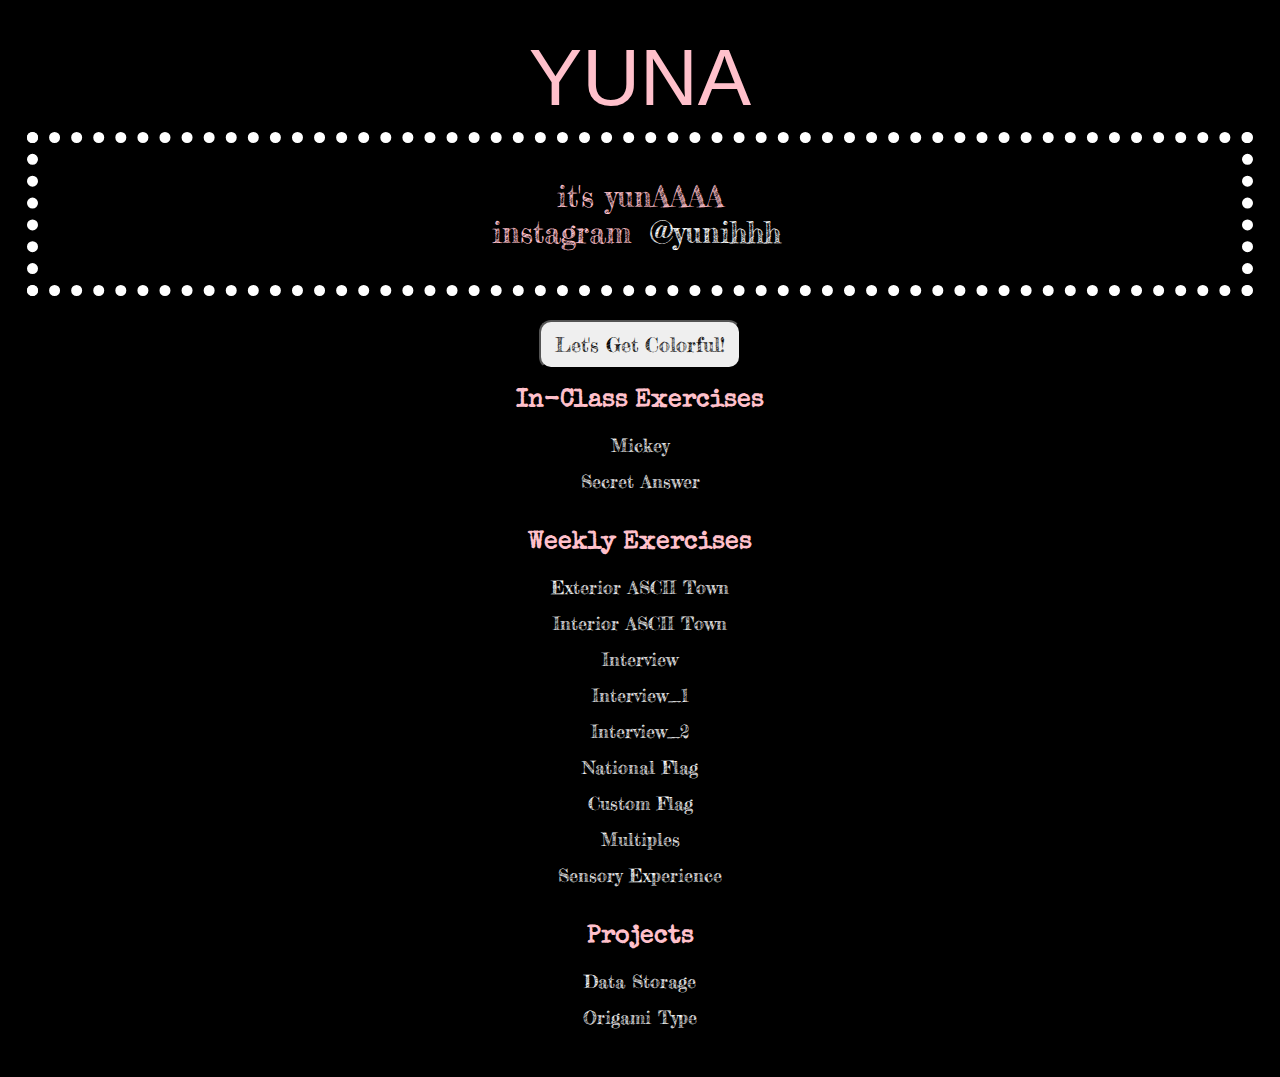
<file: index.html>
<!DOCTYPE html>
    <html>
    
    <head>
      <title>Yuna's Interactive 1 Site</title>
      <meta charset="utf-8" />
      <link rel="stylesheet" type="text/css" href="css/main.css">
     <link href="https://fonts.googleapis.com/css?family=Major+Mono+Display|ZCOOL+KuaiLe" rel="stylesheet">
    </head>
    
    <body>
    
      <!-- this is where my code is-->
      <div id="container">
        
        <!-- about me-->
        <h1>YUNA</h1>  
        <p class="desc">it's yunAAAA 
          <br> 
        instagram <a class="instagram" href="https://www.instagram.com/yunihhh/">@yunihhh</a></p>
        <br>
        <button type="button">Let's Get Colorful!</button>
        <br>
        
        <!-- my work -->
        <div id="exercises">
          <h3>In-Class Exercises</h3>
    
          <ul>
            <li><a href="mickey/mickey.html">Mickey</a></li>
            <li><a href="question-answer/index.html">Secret Answer</a></li>
          </ul>
        
        </div>

        <div id="weekly-exercises">
          <h3>Weekly Exercises</h3>
    
          <ul>
            <li><a href="ASCII-TOWN/exterior-YunaHwang.html">Exterior ASCII Town</a></li>
            <li><a href="ASCII-TOWN/interior-yunahwang.html">Interior ASCII Town</a></li>     
            <li><a href="interview/exercise-interview-html.html">Interview</a></li>
            <li><a href="interview/exercise-interview-css1.html">Interview_1</a></li>
            <li><a href="interview/exercise-interview-css2.html">Interview_2</a></li>
            <li><a href="flags/national-flag.html">National Flag</a></li>
            <li><a href="flags/custom-flag.html">Custom Flag</a></li>
            <li><a href="multiples/multiples.html">Multiples</a></li>
            <li><a href="sensory-experience/sensory-exprience.html">Sensory Experience</a></li>
          </ul>
        
        </div>

        <div id="projects">
          <h3>Projects</h3>
        
          <ul>
            <li><a href="Project1/project1.html">Data Storage</a></li>
            <li><a href="letter/index.html">Origami Type</a></li>
          </ul>
    
        </div>
      </div>



<script type="text/javascript" src="js/jquery-3.3.1.min.js"></script>
    <script type="text/javascript" src="js/script.js"></script>


    </body>
    </html>
</file>
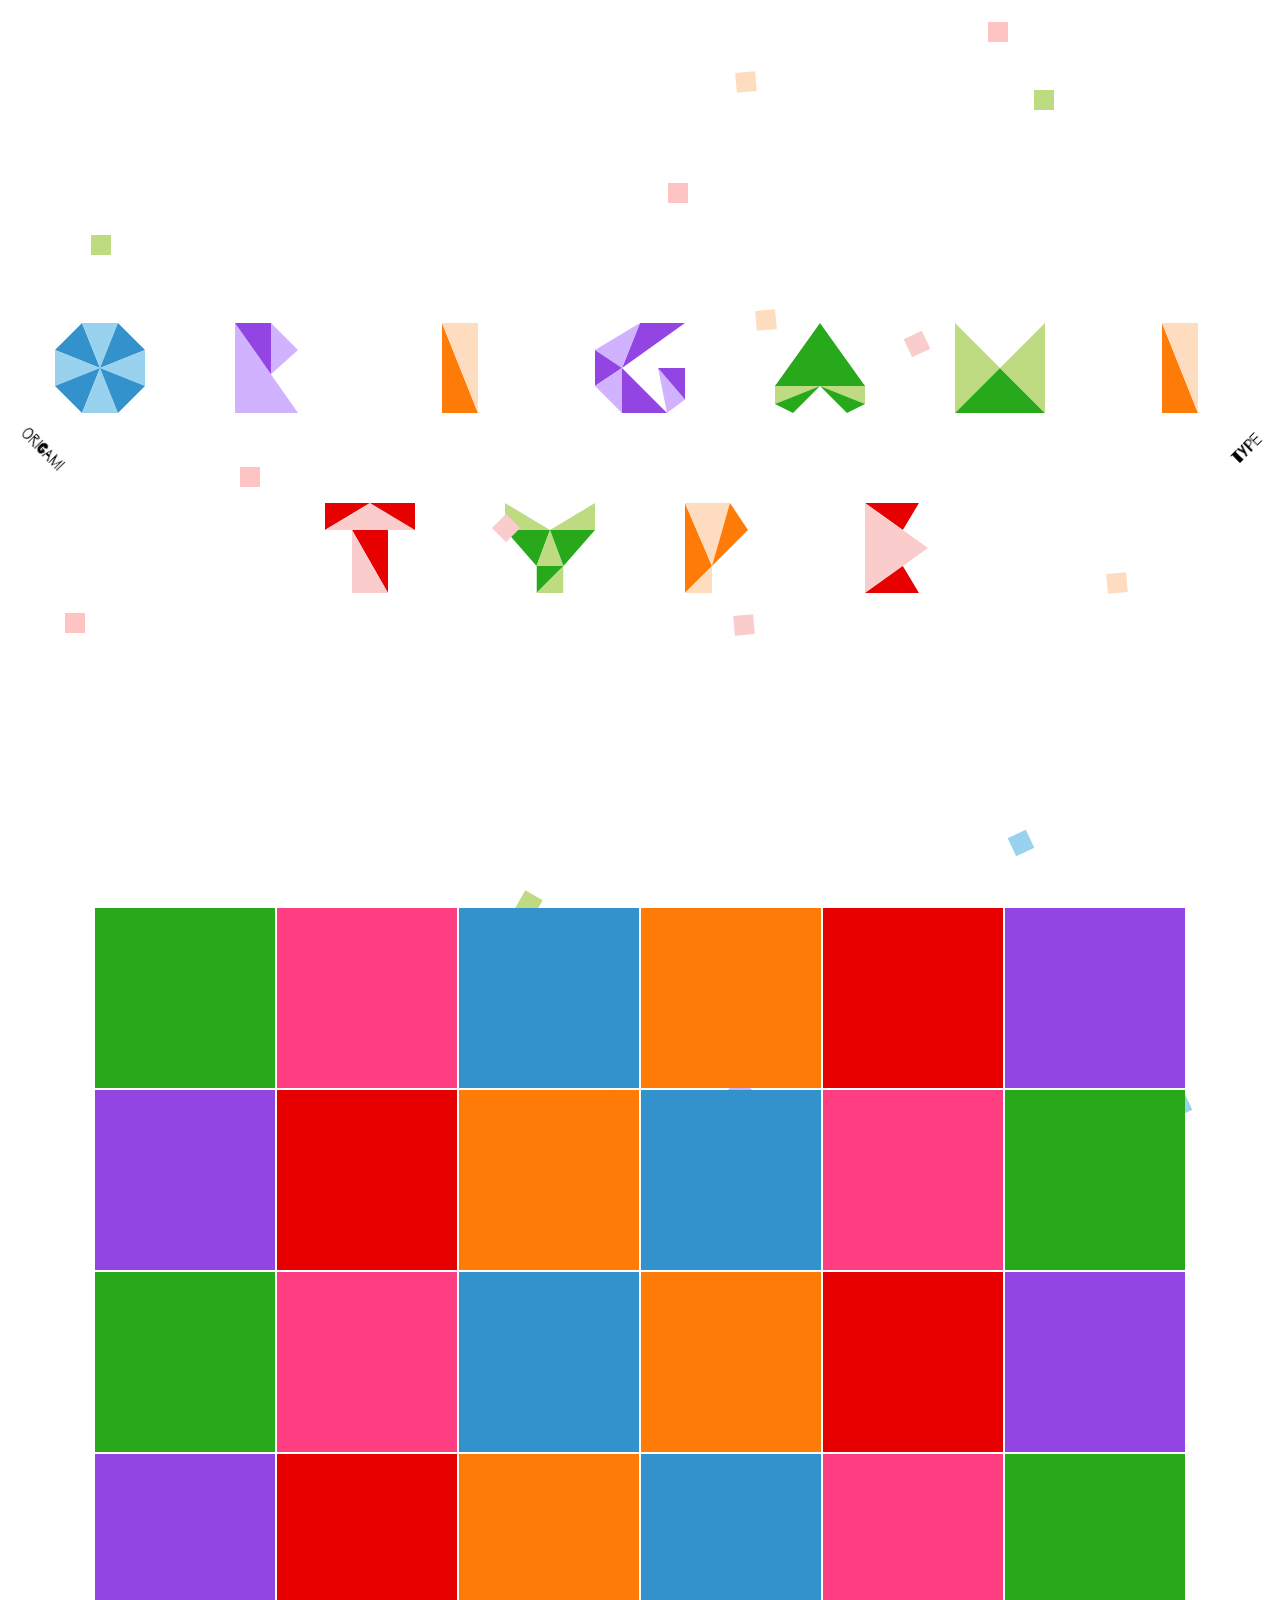
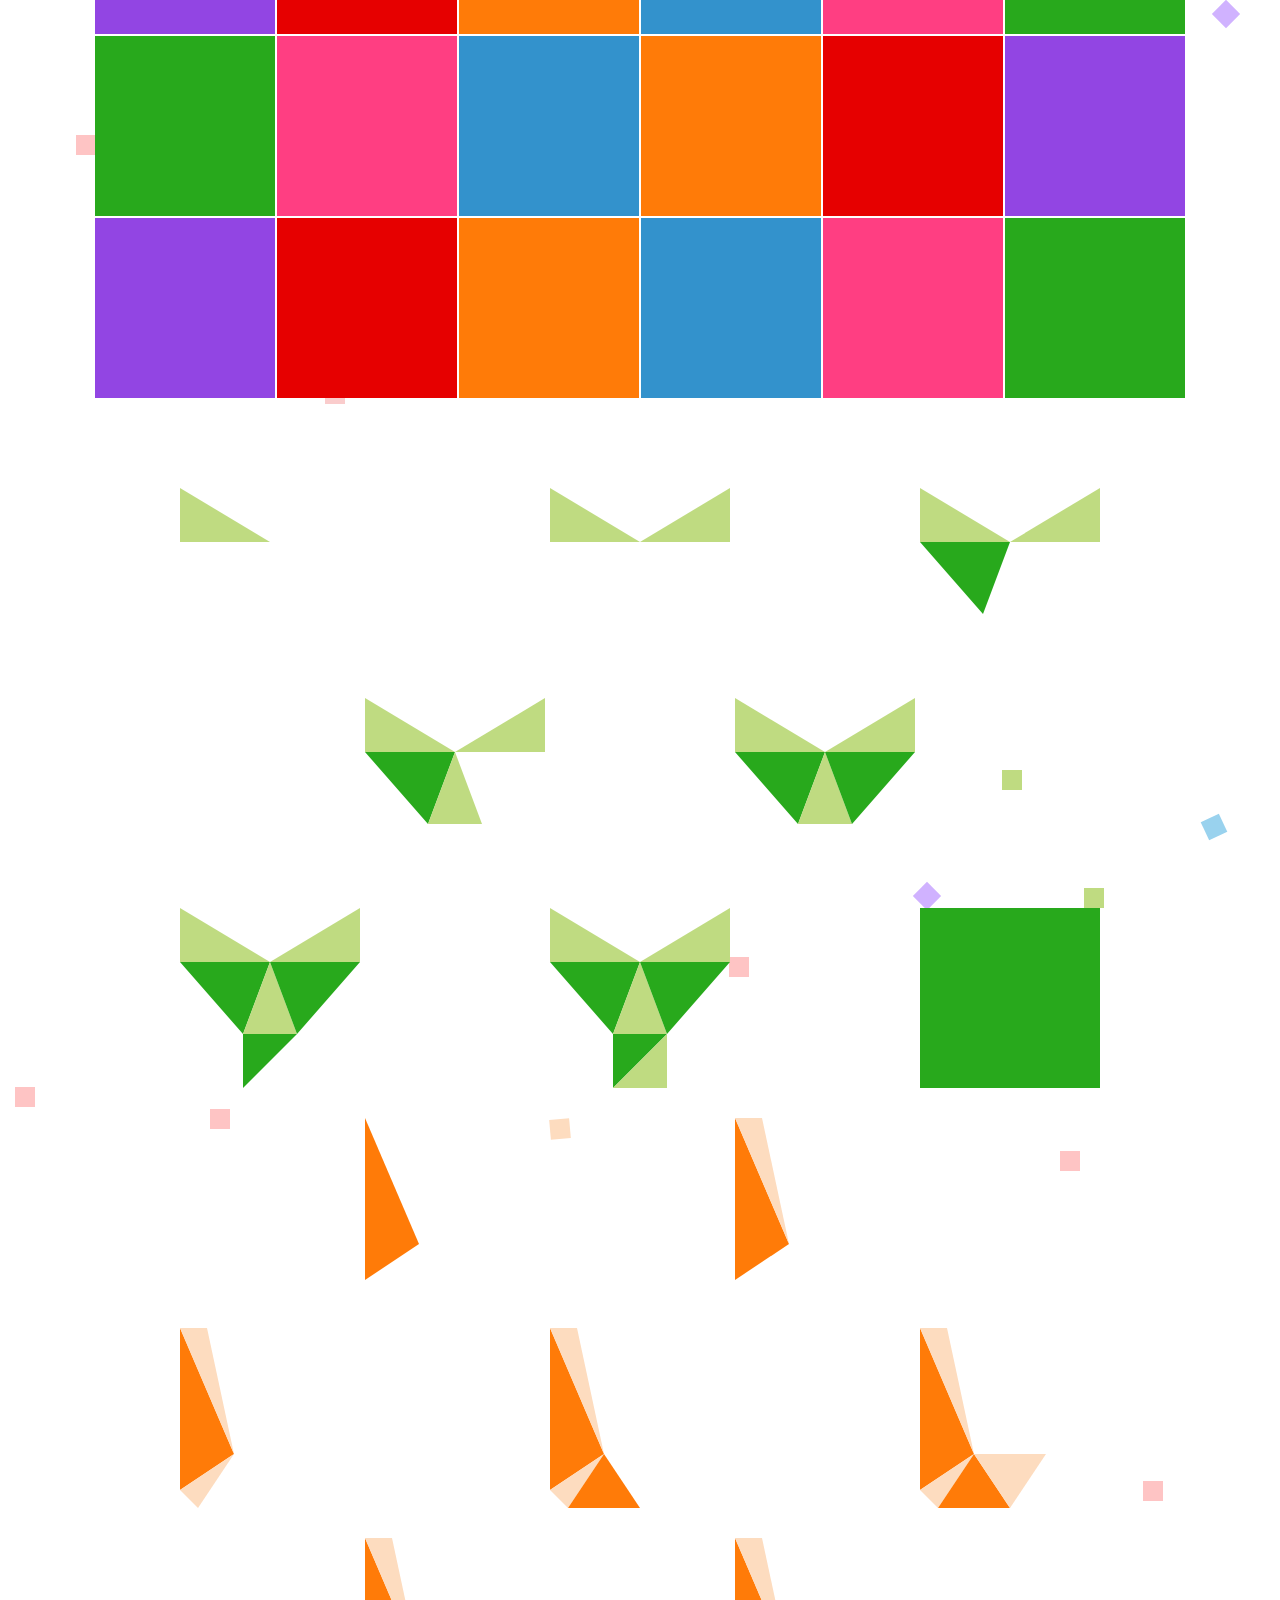
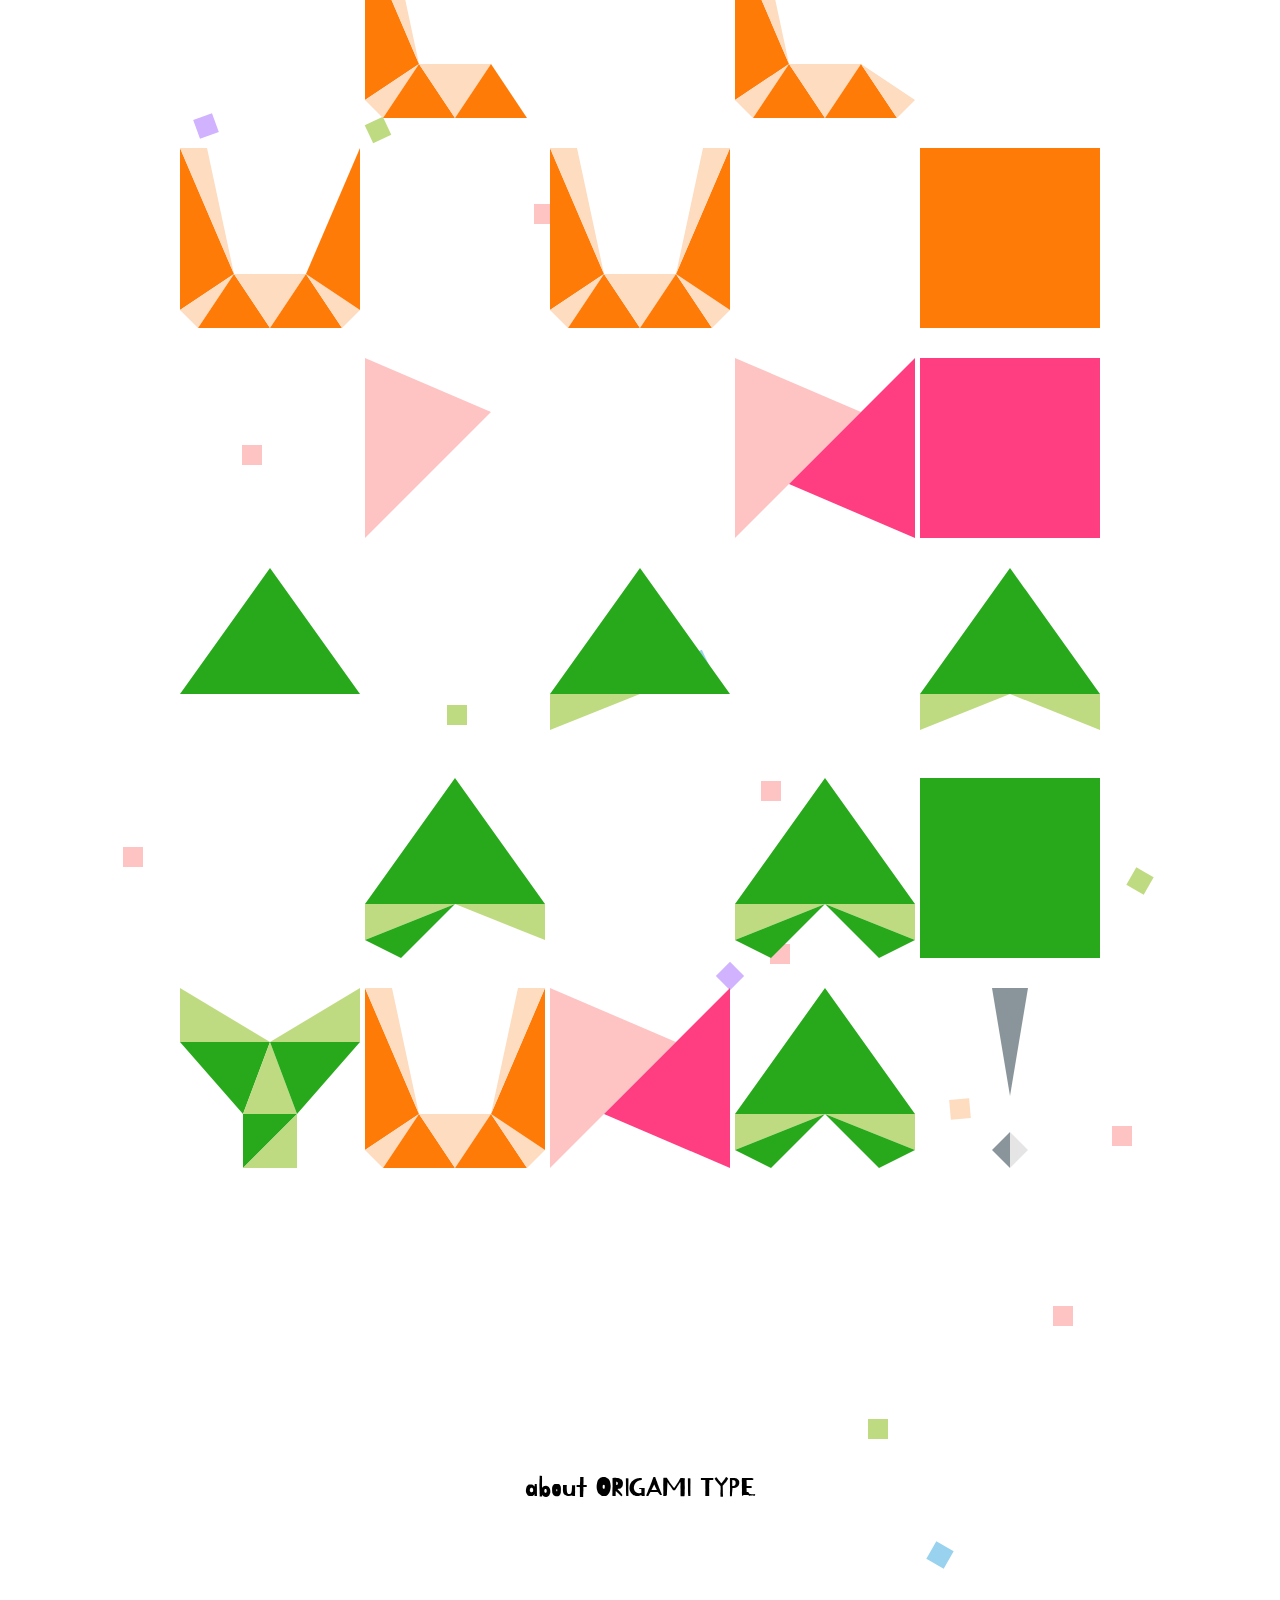
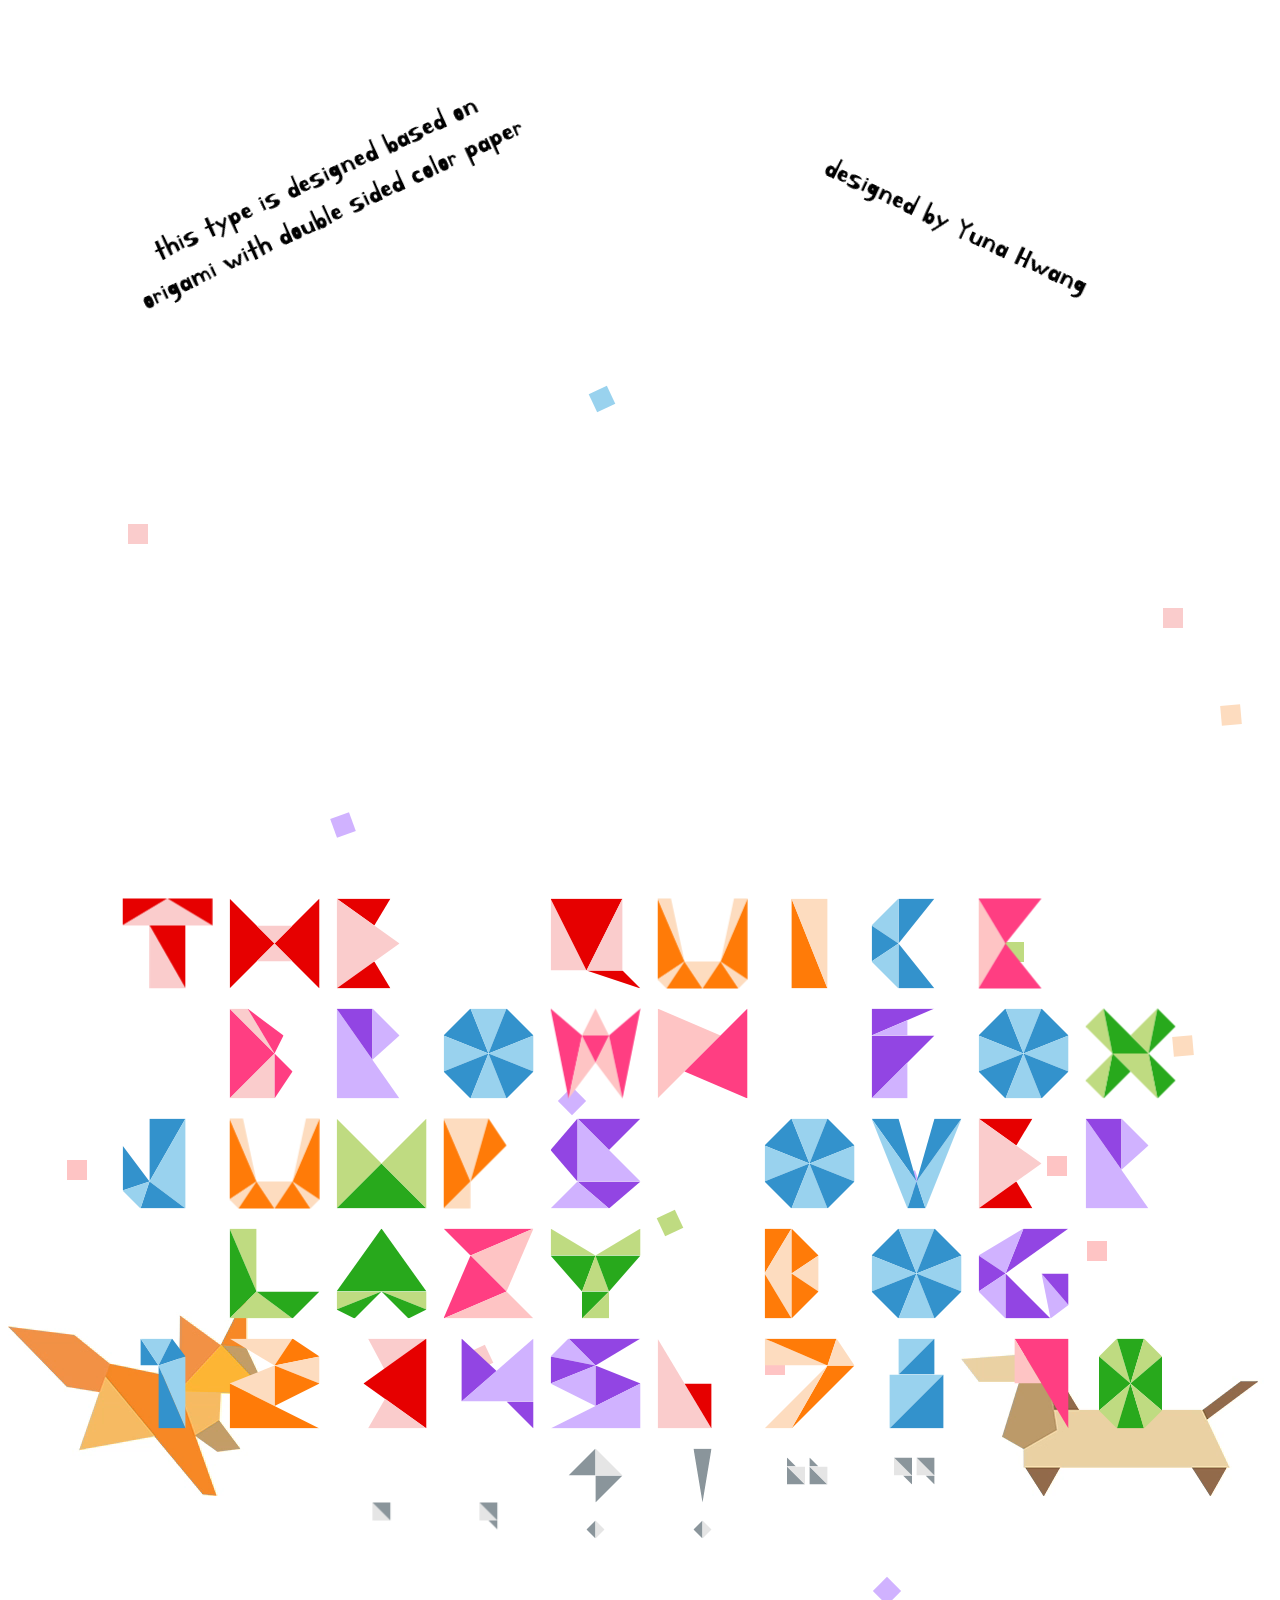
<file: letter/index.html>
<!DOCTYPE html>
<html>

<head>
	<title>Letterform Construction</title>
	<meta charset="utf-8" />
	<link rel="stylesheet" href="main.css" type="text/css" />
</head>

<body>
	<div class="letter-left">
		origami
	</div>
	<div class="letter-right">
		type
	</div>

<div class="title">

<div class="top-title">
<div class="letter disabled" id="O">
	<div class="top left"></div>
	<div class="top mid"></div>
	<div class="top right"></div>
	<div class="mid left"></div>
	<div class="mid right"></div>
	<div class="bottom left"></div>
	<div class="bottom mid"></div>
	<div class="bottom right"></div>
</div>

<div class="letter disabled" id="R">
	<div class="left"></div>
	<div class="mid"></div>
	<div class="right"></div>
</div>

<div class="letter disabled" id="I">
	<div class="left"></div>
	<div class="right"></div>
</div>

<div class="letter disabled" id="G">
	<div class="top right"></div>
	<div class="top left"></div>
	<div class="mid triangle"></div>
	<div class="bottom left"></div>
	<div class="bottom mid"></div>
	<div class="bottom right"></div>
	<div class="mid right"></div>
</div>

<div class="letter disabled" id="A">
	<div class="up triangle"></div>
	<div class="mid left"></div>
	<div class="mid right"></div>
	<div class="bottom left"></div>
	<div class="bottom right"></div>
</div>

<div class="letter disabled" id="M">
	<div class="left"></div>
	<div class="bottom"></div>
	<div class="right"></div>
</div>

<div class="letter disabled" id="I">
	<div class="left"></div>
	<div class="right"></div>
</div>
</div>

<div class="bottom-title">

<div class="letter disabled" id="T">
	<div class="top left"></div>
	<div class="top mid"></div>
	<div class="top right"></div>
	<div class="bottom right"></div>
	<div class="bottom left"></div>
</div>

<div class="letter disabled" id="Y">
	<div class="top left"></div>
	<div class="top right"></div>
	<div class="mid left"></div>
	<div class="mid triangle"></div>
	<div class="mid right"></div>
	<div class="bottom left"></div>
	<div class="bottom right"></div>
</div>

<div class="letter disabled" id="P">
	<div class="left"></div>
	<div class="mid top"></div>
	<div class="top right"></div>
	<div class="bottom"></div>
</div>

<div class="letter disabled" id="E">
	<div class="top"></div>
	<div class="mid"></div>
	<div class="bottom"></div>
</div>


</div>



</div>
</div>

<div class="grid-container">
<div class="letter grid-item" id="A">
	<div class="up triangle"></div>
	<div class="mid left"></div>
	<div class="mid right"></div>
	<div class="bottom left"></div>
	<div class="bottom right"></div>
	<div class="fill"></div>
</div>


<div class="letter grid-item" id="B">
		<div class="left ver"></div>
		<div class="top left"></div>
		<div class="top right"></div>
		<div class="bottom left"></div>
		<div class="bottom right"></div>
		<div class="fill"></div>
</div>


<div class="letter grid-item" id="C">
	<div class="top right"></div>
	<div class="top left"></div>
	<div class="mid"></div>
	<div class="bottom left"></div>
	<div class="bottom right"></div>
	<div class="fill"></div>
</div>


<div class="letter grid-item" id="D">
	<div class="top left"></div>
	<div class="mid left"></div>
	<div class="bottom left"></div>
	<div class="top right"></div>
	<div class="mid right"></div>
	<div class="bottom right"></div>
	<div class="fill"></div>
</div>


<div class="letter grid-item" id="E">
	<div class="top"></div>
	<div class="mid"></div>
	<div class="bottom"></div>
	<div class="fill"></div>
</div>


<div class="letter grid-item" id="F">
	<div class="top left"></div>
	<div class="mid top"></div>
	<div class="mid left"></div>
	<div class="bottom right"></div>
	<div class="fill"></div>
</div>


<div class="letter grid-item" id="G">
	<div class="top right"></div>
	<div class="top left"></div>
	<div class="mid triangle"></div>
	<div class="bottom left"></div>
	<div class="bottom mid"></div>
	<div class="bottom right"></div>
	<div class="mid right"></div>
	<div class="fill"></div>
</div>


<div class="letter grid-item" id="H">
	<div class="left"></div>
	<div class="right"></div>
	<div class="mid top"></div>
	<div class="mid bottom"></div>
	<div class="fill"></div>
</div>


<div class="letter grid-item" id="I">
	<div class="left"></div>
	<div class="right"></div>
	<div class="fill"></div>
</div>


<div class="letter grid-item" id="J">
	<div class="top left"></div>
	<div class="right triangle"></div>
	<div class="bottom mid"></div>
	<div class="bottom left"></div>
	<div class="mid left"></div>
	<div class="fill"></div>
</div>


<div class="letter grid-item" id="K">
	<div class="left"></div>
	<div class="top"></div>
	<div class="bottom"></div>
	<div class="fill"></div>
</div>


<div class="letter grid-item" id="L">
	<div class="left right"></div>
	<div class="mid left"></div>
	<div class="bottom left"></div>
	<div class="bottom right"></div>
	<div class="fill"></div>
</div>


<div class="letter grid-item" id="M">
	<div class="left"></div>
	<div class="bottom"></div>
	<div class="right"></div>
	<div class="fill"></div>
</div>


<div class="letter grid-item" id="N">
	<div class="left"></div>
	<div class="right"></div>
	<div class="fill"></div>
</div>


<div class="letter grid-item" id="O">
	<div class="top left"></div>
	<div class="top mid"></div>
	<div class="top right"></div>
	<div class="mid left"></div>
	<div class="mid right"></div>
	<div class="bottom left"></div>
	<div class="bottom mid"></div>
	<div class="bottom right"></div>
	<div class="fill"></div>
</div>


<div class="letter grid-item" id="P">
	<div class="left"></div>
	<div class="mid top"></div>
	<div class="top right"></div>
	<div class="bottom"></div>
	<div class="fill"></div>
</div>


<div class="letter grid-item" id="Q">
	<div class="left"></div>
	<div class="mid"></div>
	<div class="right"></div>
	<div class="bottom"></div>
	<div class="fill"></div>
</div>


<div class="letter grid-item" id="R">
	<div class="left"></div>
	<div class="mid"></div>
	<div class="right"></div>
	<div class="fill"></div>
</div>


<div class="letter grid-item" id="S">
	<div class="top"></div>
	<div class="mid right"></div>
	<div class="mid left"></div>
	<div class="bottom right"></div>
	<div class="bottom left"></div>
	<div class="fill"></div>
</div>


<div class="letter grid-item" id="T">
	<div class="top left"></div>
	<div class="top mid"></div>
	<div class="top right"></div>
	<div class="bottom right"></div>
	<div class="bottom left"></div>
	<div class="fill"></div>
</div>


<div class="letter grid-item" id="U">
	<div class="mid left"></div>
	<div class="top left"></div>
	<div class="bottom left"></div>
	<div class="left triangle"></div>
	<div class="bottom mid"></div>
	<div class="right triangle"></div>
	<div class="bottom right"></div>
	<div class="mid right"></div>
	<div class="top right"></div>
	<div class="fill"></div>
</div>


<div class="letter grid-item" id="V">
	<div class="top left"></div>
	<div class="mid left"></div>
	<div class="bottom"></div>
	<div class="mid right"></div>
	<div class="top right"></div>
	<div class="fill"></div>
</div>


<div class="letter grid-item" id="W">
	<div class="top left"></div>
	<div class="bottom left"></div>
	<div class="mid bottom"></div>
	<div class="bottom right"></div>
	<div class="mid top"></div>
	<div class="top right"></div>
	<div class="fill"></div>
</div>


<div class="letter grid-item" id="X">
	<div class="top left"></div>
	<div class="mid top left"></div>
	<div class="mid top right"></div>
	<div class="top right"></div>
	<div class="bottom right"></div>
	<div class="mid bottom right"></div>
	<div class="mid bottom left"></div>
	<div class="bottom left"></div>
	<div class="fill"></div>
</div>


<div class="letter grid-item" id="Y">
	<div class="top left"></div>
	<div class="top right"></div>
	<div class="mid left"></div>
	<div class="mid triangle"></div>
	<div class="mid right"></div>
	<div class="bottom left"></div>
	<div class="bottom right"></div>
	<div class="fill"></div>
</div>


<div class="letter grid-item" id="Z">
	<div class="top"></div>
	<div class="mid right"></div>
	<div class="mid left"></div>
	<div class="bottom"></div>
	<div class="fill"></div>
</div>


<div class="letter grid-item" id="one">
	<div class="top left"></div>
	<div class="top mid"></div>
	<div class="top right"></div>
	<div class="mid left"></div>
	<div class="bottom"></div>
	<div class="fill"></div>
</div>


<div class="letter grid-item" id="two">
	<div class="top left"></div>
	<div class="top right"></div>
	<div class="mid right"></div>
	<div class="mid triangle"></div>
	<div class="mid left"></div>
	<div class="bottom"></div>
	<div class="fill"></div>
</div>


<div class="letter grid-item" id="three">
	<div class="top"></div>
	<div class="mid"></div>
	<div class="bottom"></div>
	<div class="fill"></div>
</div>


<div class="letter grid-item" id="four">
	<div class="left"></div>
	<div class="right"></div>
	<div class="bottom"></div>
	<div class="fill"></div>
</div>


<div class="letter grid-item" id="five">
	<div class="top right"></div>
	<div class="top left"></div>
	<div class="mid left"></div>
	<div class="mid triangle"></div>
	<div class="mid right"></div>
	<div class="bottom"></div>
	<div class="fill"></div>
</div>


<div class="letter grid-item" id="six">
	<div class="left"></div>
	<div class="right"></div>
	<div class="fill"></div>
</div>


<div class="letter grid-item" id="seven">
	<div class="top left"></div>
	<div class="top mid"></div>
	<div class="top right"></div>
	<div class="bottom right"></div>
	<div class="bottom left"></div>
	<div class="fill"></div>
</div>


<div class="letter grid-item" id="eight">
	<div class="top left"></div>
	<div class="top right"></div>
	<div class="bottom left"></div>
	<div class="bottom right"></div>
	<div class="fill"></div>
</div>


<div class="letter grid-item" id="nine">
	<div class="right"></div>
	<div class="left"></div>
	<div class="fill"></div>
</div>

<div class="letter grid-item" id="zero">
	<div class="top left"></div>
	<div class="top mid"></div>
	<div class="top right"></div>
	<div class="mid right"></div>
	<div class="mid left"></div>
	<div class="bottom left"></div>
	<div class="bottom mid"></div>
	<div class="bottom right"></div>
	<div class="fill"></div>
</div>

</div>

<br><br><br><br><br>

<div class="working">
	<div class="grid-container-w">

<div class="letter-w grid-item-w" id="Y">
	<div class="top left"></div>
</div>

<div></div>

<div class="letter-w grid-item-w" id="Y">
	<div class="top left"></div>
	<div class="top right"></div>
</div>

<div></div>

<div class="letter-w grid-item-w" id="Y">
	<div class="top left"></div>
	<div class="top right"></div>
	<div class="mid left"></div>
</div>

<div></div>

<div class="letter-w grid-item-w" id="Y">
	<div class="top left"></div>
	<div class="top right"></div>
	<div class="mid left"></div>
	<div class="mid triangle"></div>
</div>

<div></div>

<div class="letter-w grid-item-w" id="Y">
	<div class="top left"></div>
	<div class="top right"></div>
	<div class="mid left"></div>
	<div class="mid triangle"></div>
	<div class="mid right"></div>
</div>

<div></div>

<div class="letter-w grid-item-w" id="Y">
	<div class="top left"></div>
	<div class="top right"></div>
	<div class="mid left"></div>
	<div class="mid triangle"></div>
	<div class="mid right"></div>
	<div class="bottom left"></div>
</div>

<div></div>

<div class="letter-w grid-item-w" id="Y">
	<div class="top left"></div>
	<div class="top right"></div>
	<div class="mid left"></div>
	<div class="mid triangle"></div>
	<div class="mid right"></div>
	<div class="bottom left"></div>
	<div class="bottom right"></div>
</div>

<div></div>

<div class="letter grid-item" id="Y">
	<div class="top left"></div>
	<div class="top right"></div>
	<div class="mid left"></div>
	<div class="mid triangle"></div>
	<div class="mid right"></div>
	<div class="bottom left"></div>
	<div class="bottom right"></div>
	<div class="fill"></div>
</div>

<div></div>

<div class="letter-w grid-item-w" id="U">
	<div class="mid left"></div>
</div>

<div></div>

<div class="letter-w grid-item-w" id="U">
	<div class="mid left"></div>
	<div class="top left"></div>
</div>

<div></div>

<div class="letter-w grid-item-w" id="U">
	<div class="mid left"></div>
	<div class="top left"></div>
	<div class="bottom left"></div>
</div>

<div></div>

<div class="letter-w grid-item-w" id="U">
	<div class="mid left"></div>
	<div class="top left"></div>
	<div class="bottom left"></div>
	<div class="left triangle"></div>
</div>

<div></div>

<div class="letter-w grid-item-w" id="U">
	<div class="mid left"></div>
	<div class="top left"></div>
	<div class="bottom left"></div>
	<div class="left triangle"></div>
	<div class="bottom mid"></div>
</div>

<div></div>

<div class="letter-w grid-item-w" id="U">
	<div class="mid left"></div>
	<div class="top left"></div>
	<div class="bottom left"></div>
	<div class="left triangle"></div>
	<div class="bottom mid"></div>
	<div class="right triangle"></div>
</div>

<div></div>

<div class="letter-w grid-item-w" id="U">
	<div class="mid left"></div>
	<div class="top left"></div>
	<div class="bottom left"></div>
	<div class="left triangle"></div>
	<div class="bottom mid"></div>
	<div class="right triangle"></div>
	<div class="bottom right"></div>
</div>

<div></div>

<div class="letter-w grid-item-w" id="U">
	<div class="mid left"></div>
	<div class="top left"></div>
	<div class="bottom left"></div>
	<div class="left triangle"></div>
	<div class="bottom mid"></div>
	<div class="right triangle"></div>
	<div class="bottom right"></div>
	<div class="mid right"></div>
</div>

<div></div>

<div class="letter-w grid-item-w" id="U">
	<div class="mid left"></div>
	<div class="top left"></div>
	<div class="bottom left"></div>
	<div class="left triangle"></div>
	<div class="bottom mid"></div>
	<div class="right triangle"></div>
	<div class="bottom right"></div>
	<div class="mid right"></div>
	<div class="top right"></div>
</div>

<div></div>

<div class="letter grid-item" id="U">
	<div class="mid left"></div>
	<div class="top left"></div>
	<div class="bottom left"></div>
	<div class="left triangle"></div>
	<div class="bottom mid"></div>
	<div class="right triangle"></div>
	<div class="bottom right"></div>
	<div class="mid right"></div>
	<div class="top right"></div>
	<div class="fill"></div>
</div>

<div></div>

<div class="letter-w grid-item-w" id="N">
	<div class="left"></div>
</div>

<div></div>

<div class="letter-w grid-item-w" id="N">
	<div class="left"></div>
	<div class="right"></div>
</div>

<div class="letter grid-item" id="N">
	<div class="left"></div>
	<div class="right"></div>
	<div class="fill"></div>
</div>

<div class="letter-w grid-item-w" id="A">
	<div class="up triangle"></div>
</div>

<div></div>

<div class="letter-w grid-item-w" id="A">
	<div class="up triangle"></div>
	<div class="mid left"></div>
</div>

<div></div>

<div class="letter-w grid-item-w" id="A">
	<div class="up triangle"></div>
	<div class="mid left"></div>
	<div class="mid right"></div>
</div>

<div></div>

<div class="letter-w grid-item-w" id="A">
	<div class="up triangle"></div>
	<div class="mid left"></div>
	<div class="mid right"></div>
	<div class="bottom left"></div>
</div>

<div></div>

<div class="letter-w grid-item-w" id="A">
	<div class="up triangle"></div>
	<div class="mid left"></div>
	<div class="mid right"></div>
	<div class="bottom left"></div>
	<div class="bottom right"></div>
</div>

<div class="letter grid-item" id="A">
	<div class="up triangle"></div>
	<div class="mid left"></div>
	<div class="mid right"></div>
	<div class="bottom left"></div>
	<div class="bottom right"></div>
	<div class="fill"></div>
</div>

<div class="letter-w grid-item-w" id="Y">
	<div class="top left"></div>
	<div class="top right"></div>
	<div class="mid left"></div>
	<div class="mid triangle"></div>
	<div class="mid right"></div>
	<div class="bottom left"></div>
	<div class="bottom right"></div>
</div>

<div class="letter-w grid-item-w" id="U">
	<div class="mid left"></div>
	<div class="top left"></div>
	<div class="bottom left"></div>
	<div class="left triangle"></div>
	<div class="bottom mid"></div>
	<div class="right triangle"></div>
	<div class="bottom right"></div>
	<div class="mid right"></div>
	<div class="top right"></div>
</div>


<div class="letter-w grid-item-w" id="N">
	<div class="left"></div>
	<div class="right"></div>
</div>

<div class="letter-w grid-item-w" id="A">
	<div class="up triangle"></div>
	<div class="mid left"></div>
	<div class="mid right"></div>
	<div class="bottom left"></div>
	<div class="bottom right"></div>
</div>

<div class="letter grid-item" id="exclamation">
	<div class="top"></div>
	<div class="left"></div>
	<div class="right"></div>
</div>

</div>

</div>



<div class="description">
	<div>about ORIGAMI TYPE</div>
	<div class="two-col-1">
		this type is designed based on origami with double sided color paper
	</div>
	<div class="two-col-2">
		designed by Yuna Hwang
	</div>
</div>

<div class="pangram">
	<div class="grid-container-p">

<div></div>
<div class="letter-p grid-item-p disabled" id="T">
	<div class="top left"></div>
	<div class="top mid"></div>
	<div class="top right"></div>
	<div class="bottom right"></div>
	<div class="bottom left"></div>
</div>

<div class="letter-p grid-item-p disabled" id="H">
	<div class="left"></div>
	<div class="right"></div>
	<div class="mid top"></div>
	<div class="mid bottom"></div>
</div>

<div class="letter-p grid-item-p disabled" id="E">
	<div class="top"></div>
	<div class="mid"></div>
	<div class="bottom"></div>
</div>

<div></div>

<div class="letter-p grid-item-p disabled" id="Q">
	<div class="left"></div>
	<div class="mid"></div>
	<div class="right"></div>
	<div class="bottom"></div>
</div>

<div class="letter-p grid-item-p disabled" id="U">
	<div class="mid left"></div>
	<div class="top left"></div>
	<div class="bottom left"></div>
	<div class="left triangle"></div>
	<div class="bottom mid"></div>
	<div class="right triangle"></div>
	<div class="bottom right"></div>
	<div class="mid right"></div>
	<div class="top right"></div>
</div>

<div class="letter-p grid-item-p disabled" id="I">
	<div class="left"></div>
	<div class="right"></div>
</div>

<div class="letter-p grid-item-p disabled" id="C">
	<div class="top right"></div>
	<div class="top left"></div>
	<div class="mid"></div>
	<div class="bottom left"></div>
	<div class="bottom right"></div>
</div>

<div class="letter-p grid-item-p disabled" id="K">
	<div class="left"></div>
	<div class="top"></div>
	<div class="bottom"></div>
</div>

<div></div>
<div></div>
<div></div>
<div></div>

<div class="letter-p grid-item-p disabled" id="B">
		<div class="left ver"></div>
		<div class="top left"></div>
		<div class="top right"></div>
		<div class="bottom left"></div>
		<div class="bottom right"></div>
</div>

<div class="letter-p grid-item-p disabled" id="R">
	<div class="left"></div>
	<div class="mid"></div>
	<div class="right"></div>
</div>

<div class="letter-p grid-item-p disabled" id="O">
	<div class="top left"></div>
	<div class="top mid"></div>
	<div class="top right"></div>
	<div class="mid left"></div>
	<div class="mid right"></div>
	<div class="bottom left"></div>
	<div class="bottom mid"></div>
	<div class="bottom right"></div>
</div>

<div class="letter-p grid-item-p disabled" id="W">
	<div class="top left"></div>
	<div class="bottom left"></div>
	<div class="mid bottom"></div>
	<div class="bottom right"></div>
	<div class="mid top"></div>
	<div class="top right"></div>
</div>

<div class="letter-p grid-item-p disabled" id="N">
	<div class="left"></div>
	<div class="right"></div>
</div>

<div></div>

<div class="letter-p grid-item-p disabled" id="F">
	<div class="top left"></div>
	<div class="mid top"></div>
	<div class="mid left"></div>
	<div class="bottom right"></div>
</div>

<div class="letter-p grid-item-p disabled" id="O">
	<div class="top left"></div>
	<div class="top mid"></div>
	<div class="top right"></div>
	<div class="mid left"></div>
	<div class="mid right"></div>
	<div class="bottom left"></div>
	<div class="bottom mid"></div>
	<div class="bottom right"></div>
</div>

<div class="letter-p grid-item-p disabled" id="X">
	<div class="top left"></div>
	<div class="mid top left"></div>
	<div class="mid top right"></div>
	<div class="top right"></div>
	<div class="bottom right"></div>
	<div class="mid bottom right"></div>
	<div class="mid bottom left"></div>
	<div class="bottom left"></div>
</div>

<div></div>
<div></div>

<div class="letter-p grid-item-p disabled" id="J">
	<div class="top left"></div>
	<div class="right triangle"></div>
	<div class="bottom mid"></div>
	<div class="bottom left"></div>
	<div class="mid left"></div>
</div>

<div class="letter-p grid-item-p disabled" id="U">
	<div class="mid left"></div>
	<div class="top left"></div>
	<div class="bottom left"></div>
	<div class="left triangle"></div>
	<div class="bottom mid"></div>
	<div class="right triangle"></div>
	<div class="bottom right"></div>
	<div class="mid right"></div>
	<div class="top right"></div>
</div>

<div class="letter-p grid-item-p disabled" id="M">
	<div class="left"></div>
	<div class="bottom"></div>
	<div class="right"></div>
</div>

<div class="letter-p grid-item-p disabled" id="P">
	<div class="left"></div>
	<div class="mid top"></div>
	<div class="top right"></div>
	<div class="bottom"></div>
</div>

<div class="letter-p grid-item-p disabled" id="S">
	<div class="top"></div>
	<div class="mid right"></div>
	<div class="mid left"></div>
	<div class="bottom right"></div>
	<div class="bottom left"></div>
</div>

<div></div>

<div class="letter-p grid-item-p disabled" id="O">
	<div class="top left"></div>
	<div class="top mid"></div>
	<div class="top right"></div>
	<div class="mid left"></div>
	<div class="mid right"></div>
	<div class="bottom left"></div>
	<div class="bottom mid"></div>
	<div class="bottom right"></div>
</div>

<div class="letter-p grid-item-p disabled" id="V">
	<div class="top left"></div>
	<div class="mid left"></div>
	<div class="bottom"></div>
	<div class="mid right"></div>
	<div class="top right"></div>
</div>

<div class="letter-p grid-item-p disabled" id="E">
	<div class="top"></div>
	<div class="mid"></div>
	<div class="bottom"></div>
</div>

<div class="letter-p grid-item-p disabled" id="R">
	<div class="left"></div>
	<div class="mid"></div>
	<div class="right"></div>
</div>

<div></div>
<div></div>
<div></div>

<div class="letter-p grid-item-p disabled" id="L">
	<div class="left right"></div>
	<div class="mid left"></div>
	<div class="bottom left"></div>
	<div class="bottom right"></div>
</div>

<div class="letter-p grid-item-p disabled" id="A">
	<div class="up triangle"></div>
	<div class="mid left"></div>
	<div class="mid right"></div>
	<div class="bottom left"></div>
	<div class="bottom right"></div>
</div>

<div class="letter-p grid-item-p disabled" id="Z">
	<div class="top"></div>
	<div class="mid right"></div>
	<div class="mid left"></div>
	<div class="bottom"></div>
</div>

<div class="letter-p grid-item-p disabled" id="Y">
	<div class="top left"></div>
	<div class="top right"></div>
	<div class="mid left"></div>
	<div class="mid triangle"></div>
	<div class="mid right"></div>
	<div class="bottom left"></div>
	<div class="bottom right"></div>
</div>

<div></div>

<div class="letter-p grid-item-p disabled" id="D">
	<div class="top left"></div>
	<div class="mid left"></div>
	<div class="bottom left"></div>
	<div class="top right"></div>
	<div class="mid right"></div>
	<div class="bottom right"></div>
</div>

<div class="letter-p grid-item-p disabled" id="O">
	<div class="top left"></div>
	<div class="top mid"></div>
	<div class="top right"></div>
	<div class="mid left"></div>
	<div class="mid right"></div>
	<div class="bottom left"></div>
	<div class="bottom mid"></div>
	<div class="bottom right"></div>
</div>

<div class="letter-p grid-item-p disabled" id="G">
	<div class="top right"></div>
	<div class="top left"></div>
	<div class="mid triangle"></div>
	<div class="bottom left"></div>
	<div class="bottom mid"></div>
	<div class="bottom right"></div>
	<div class="mid right"></div>
</div>

<div></div>
<div></div>
<div></div>
<div class="letter-p grid-item-p disabled" id="one">
	<div class="top left"></div>
	<div class="top mid"></div>
	<div class="top right"></div>
	<div class="mid left"></div>
	<div class="bottom"></div>
</div>


<div class="letter-p grid-item-p disabled" id="two">
	<div class="top left"></div>
	<div class="top right"></div>
	<div class="mid right"></div>
	<div class="mid triangle"></div>
	<div class="mid left"></div>
	<div class="bottom"></div>
</div>


<div class="letter-p grid-item-p disabled" id="three">
	<div class="top"></div>
	<div class="mid"></div>
	<div class="bottom"></div>
</div>


<div class="letter-p grid-item-p disabled" id="four">
	<div class="left"></div>
	<div class="right"></div>
	<div class="bottom"></div>
</div>


<div class="letter-p grid-item-p disabled" id="five">
	<div class="top right"></div>
	<div class="top left"></div>
	<div class="mid left"></div>
	<div class="mid triangle"></div>
	<div class="mid right"></div>
	<div class="bottom"></div>
</div>


<div class="letter-p grid-item-p disabled" id="six">
	<div class="left"></div>
	<div class="right"></div>
</div>


<div class="letter-p grid-item-p disabled" id="seven">
	<div class="top left"></div>
	<div class="top mid"></div>
	<div class="top right"></div>
	<div class="bottom right"></div>
	<div class="bottom left"></div>
</div>


<div class="letter-p grid-item-p disabled" id="eight">
	<div class="top left"></div>
	<div class="top right"></div>
	<div class="bottom left"></div>
	<div class="bottom right"></div>
</div>


<div class="letter-p grid-item-p disabled" id="nine">
	<div class="right"></div>
	<div class="left"></div>
</div>

<div class="letter-p grid-item-p disabled" id="zero">
	<div class="top left"></div>
	<div class="top mid"></div>
	<div class="top right"></div>
	<div class="mid right"></div>
	<div class="mid left"></div>
	<div class="bottom left"></div>
	<div class="bottom mid"></div>
	<div class="bottom right"></div>
</div>

<div></div>
<div></div>
<div></div>
<div></div>

<div class="letter-p grid-item-p disabled" id="dot">
	<div class="left"></div>
	<div class="right"></div>
</div>

<div class="letter-p grid-item-p disabled" id="comma">
	<div class="left"></div>
	<div class="right"></div>
	<div class="bottom"></div>
</div>

<div class="letter-p grid-item-p disabled" id="question">
	<div class="top left"></div>
	<div class="top right"></div>
	<div class="mid"></div>
	<div class="bottom left"></div>
	<div class="bottom right"></div>
</div>

<div class="letter-p grid-item-p disabled" id="exclamation">
	<div class="top"></div>
	<div class="left"></div>
	<div class="right"></div>
</div>

<div class="letter-p grid-item-p disabled" id="quotation-left">
	<div class="left top"></div>
	<div class="left mid"></div>
	<div class="left bottom"></div>
	<div class="right top"></div>
	<div class="right mid"></div>
	<div class="right bottom"></div>
</div>

<div class="letter-p grid-item-p disabled" id="quotation-right">
	<div class="left top"></div>
	<div class="left mid"></div>
	<div class="left bottom"></div>
	<div class="right top"></div>
	<div class="right mid"></div>
	<div class="right bottom"></div>
</div>


	</div>

<video autoplay muted loop class="myVideo">
  <source src="image/fox.mp4" type="video/mp4">
</video>

</div>


<script src="https://ajax.googleapis.com/ajax/libs/jquery/2.2.2/jquery.min.js">
    </script>
    <script type="text/javascript" src="script.js">
    </script>

</body>

</html>
</file>
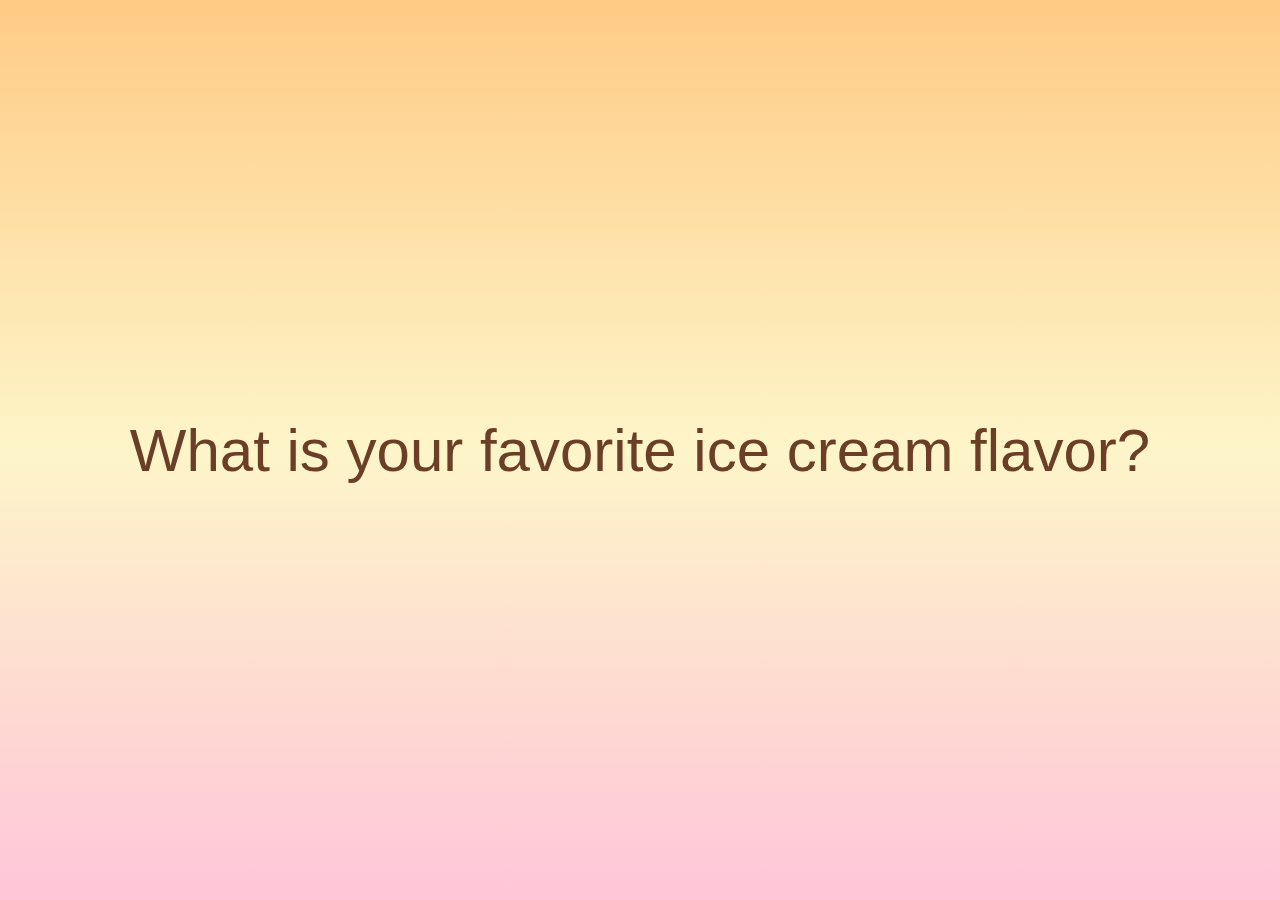
<file: question-answer/index.html>
<!DOCTYPE html>
<html>
<head>
    <title>Secret Answer</title>
    <!-- Set the viewport -->
    <meta name="viewport" content="width=device-width, initial-scale=1.0">
    <!-- Link CSS stylesheet -->
    <link rel="stylesheet" href="css/main.css" />
</head>
<body>
    <!-- show by default -->
    <div id="question">
        What is your favorite ice cream flavor?
    </div>
    <!-- show when screen is smaller -->
    <div id="answer">
        Mint Chocolate Chip
    </div>
</body>
</html>
</file>
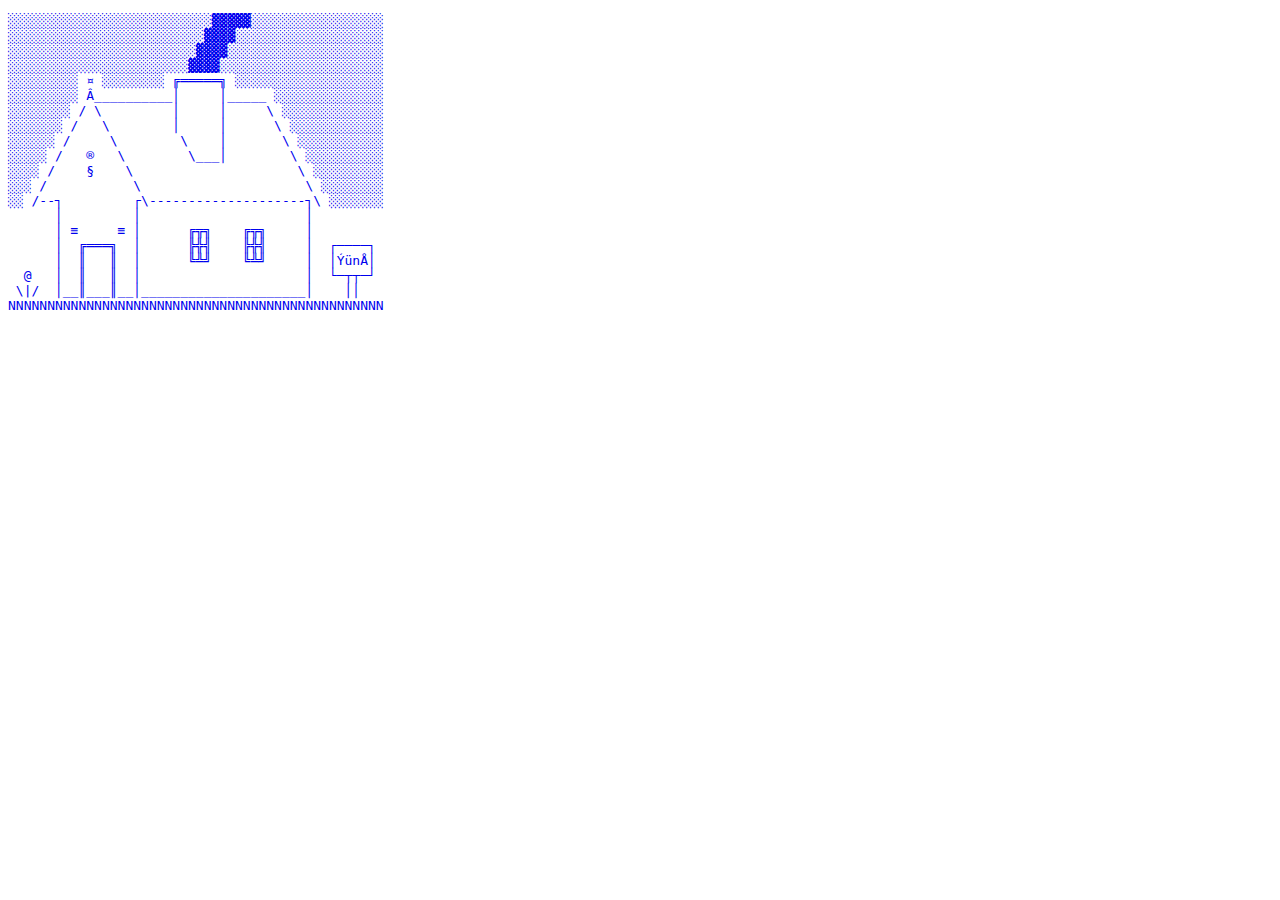
<file: ASCII-TOWN/exterior-YunaHwang.html>
<!DOCTYPE html>
<html>
<head>
        <title>Ascii Town: yuna</title>
</head>
<body>
	<a href="interior-yunahwang.html" style="text-decoration: none;">
<pre>
░░░░░░░░░░░░░░░░░░░░░░░░░░▓▓▓▓▓░░░░░░░░░░░░░░░░░
░░░░░░░░░░░░░░░░░░░░░░░░░▓▓▓▓░░░░░░░░░░░░░░░░░░░
░░░░░░░░░░░░░░░░░░░░░░░░▓▓▓▓░░░░░░░░░░░░░░░░░░░░
░░░░░░░░░░░░░░░░░░░░░░░▓▓▓▓░░░░░░░░░░░░░░░░░░░░░
░░░░░░░░░ ¤ ░░░░░░░░ ╔═════╗ ░░░░░░░░░░░░░░░░░░░
░░░░░░░░░ Â__________│     │_____ ░░░░░░░░░░░░░░
░░░░░░░░ / \         │     │     \ ░░░░░░░░░░░░░
░░░░░░░ /   \        │     │      \ ░░░░░░░░░░░░
░░░░░░ /     \        \    │       \ ░░░░░░░░░░░
░░░░░ /   ®   \        \___│        \ ░░░░░░░░░░
░░░░ /    §    \                     \ ░░░░░░░░░
░░░ /           \                     \ ░░░░░░░░
░░ /--┐         ┌\--------------------┐\ ░░░░░░░
      │         │                     │
      │ ≡     ≡ │      ╔╦╗    ╔╦╗     │
      │  ╔═══╗  │      ╠╬╣    ╠╬╣     │  ┌────┐
      │  ║   ║  │      ╚╩╝    ╚╩╝     │  │ÝünÅ│
  @   │  ║   ║  │                     │  └─┬┬─┘ 
 \|/  │__║___║__│_____________________│    ││
NNNNNNNNNNNNNNNNNNNNNNNNNNNNNNNNNNNNNNNNNNNNNNNN

</pre>
</body>
</html>
</file>
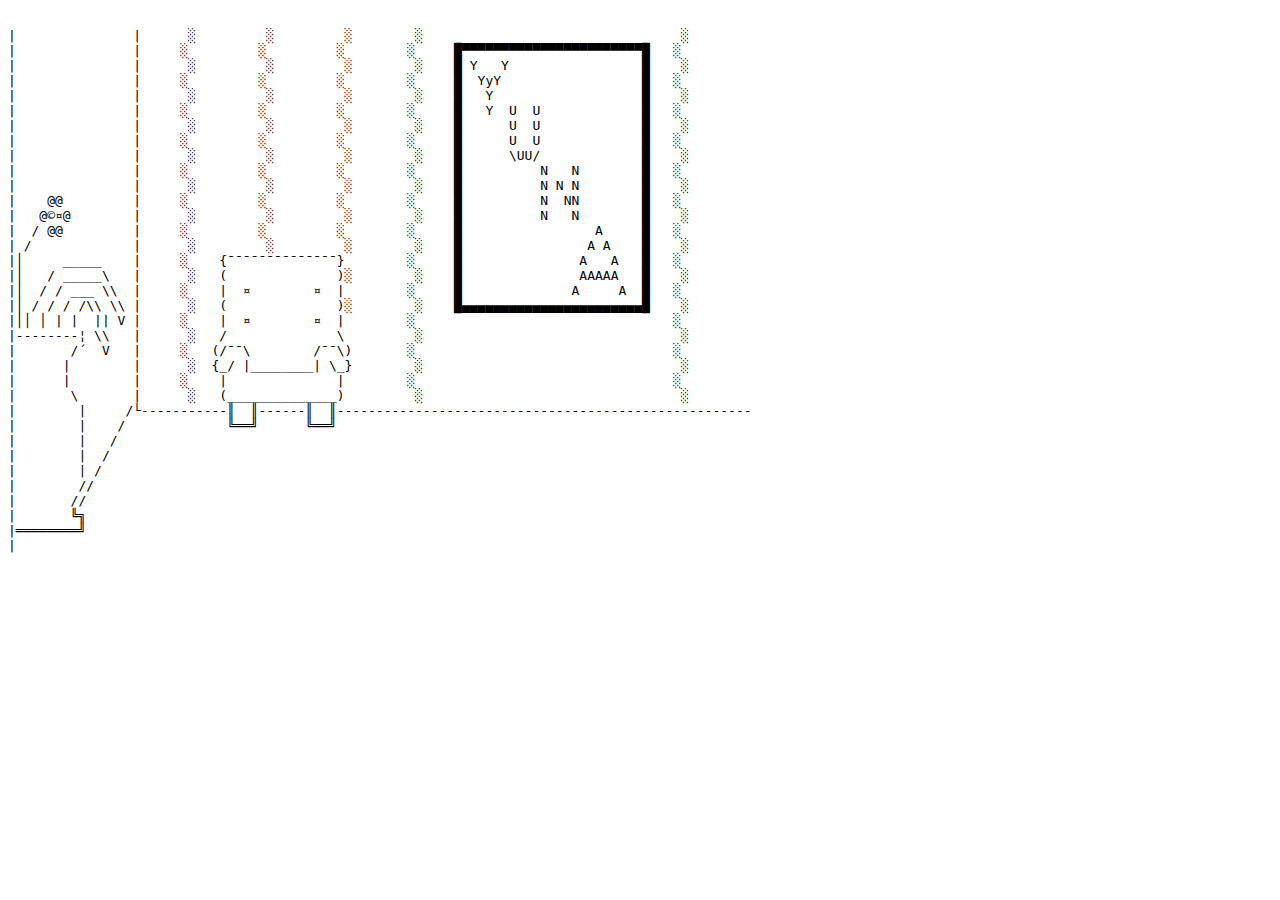
<file: ASCII-TOWN/interior-yunahwang.html>
<!DOCTYPE html>
<html>
<head>
        <title>Ascii Town: yuna</title>
</head>
<body>
<pre>

|               |      ░         ░         ░        ░                                 ░
|               |     ░         ░         ░        ░     █▀▀▀▀▀▀▀▀▀▀▀▀▀▀▀▀▀▀▀▀▀▀▀█   ░
|               |      ░         ░         ░        ░    █ Y   Y                 █    ░
|               |     ░         ░         ░        ░     █  YyY                  █   ░
|               |      ░         ░         ░        ░    █   Y                   █    ░
|               |     ░         ░         ░        ░     █   Y  U  U             █   ░
|               |      ░         ░         ░        ░    █      U  U             █    ░
|               |     ░         ░         ░        ░     █      U  U             █   ░
|               |      ░         ░         ░        ░    █      \UU/             █    ░
|               |     ░         ░         ░        ░     █          N   N        █   ░
|               |      ░         ░         ░        ░    █          N N N        █    ░
|    @@         |     ░         ░         ░        ░     █          N  NN        █   ░
|   @©¤@        |      ░         ░         ░        ░    █          N   N        █    ░
|  / @@         |     ░         ░         ░        ░     █                 A     █   ░
| /             |      ░         ░         ░        ░    █                A A    █    ░
|│     _____    |     ░    {¯¯¯¯¯¯¯¯¯¯¯¯¯¯}        ░     █               A   A   █   ░
|│   / _____\   |      ░   (              )░        ░    █               AAAAA   █    ░
|│  / / ___ \\  |     ░    |  ¤        ¤  |        ░     █              A     A  █   ░
|│ / / / /\\ \\ |      ░   (              )░        ░    █▄▄▄▄▄▄▄▄▄▄▄▄▄▄▄▄▄▄▄▄▄▄▄█    ░
|││ │ | |  || V |     ░    |  ¤        ¤  |        ░                                 ░
|--------¦ \\   |      ░   /              \         ░                                 ░
|       /´  V   |     ░   (/¯¯\        /¯¯\)       ░                                 ░
|      |        |      ░  {_/ |________| \_}        ░                                 ░
|      |        |     ░    |              |        ░                                 ░
|       \       |      ░   (______________)         ░                                 ░
|        |     /└-----------║  ║------║  ║-----------------------------------------------------
|        |    /             ╚══╝      ╚══╝
|        |   /
|        |  /
|        | /
|        //
|       //
|       ╚╗
|════════╝
|

</pre>
</body>
</html>
</file>
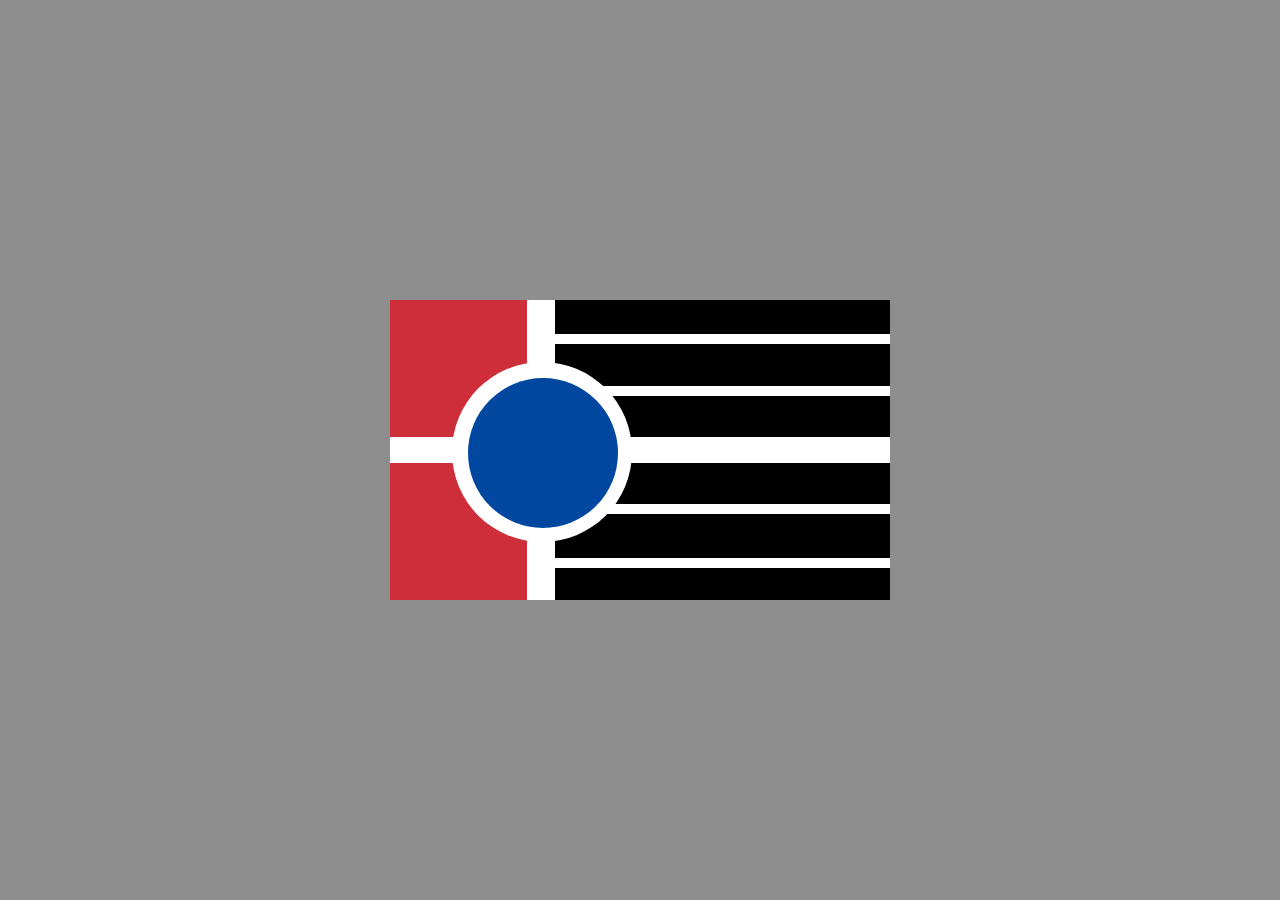
<file: flags/custom-flag.html>
<!DOCTYPE html>
<html>
<head>
        <title>Yuna's Custom Flag</title>
        <link rel="stylesheet" href="css/custom.css" type="text/css" />
</head>
<body>
        <div id="canvas">
          <div id="square_topR"></div>
          <div id="square_topL"></div>
          <div id="square_lowR"></div>
          <div id="square_lowL"></div>
          <div id="white_circle"></div>
          <div id="circle"></div>
          <div id="stroke1"></div>
          <div id="stroke2"></div>
          <div id="stroke3"></div>
          <div id="stroke4"></div>
          <div id="vline1"></div>
          <div id="vline2"></div>
          <div id="vline3"></div>
          <div id="vline4"></div>
        </div>
</body>
</html>
</file>
<file: flags/national-flag.html>
<!DOCTYPE html>
<html>
<head>
        <title>...'s National Flag</title>
        <link rel="stylesheet" href="css/national.css" type="text/css" />
</head>
<body>
        <div id="canvas">
          <div id="square_topR"></div>
          <div id="square_topL"></div>
          <div id="square_lowR"></div>
          <div id="square_lowL"></div>
        </div>
</body>
</html>
</file>
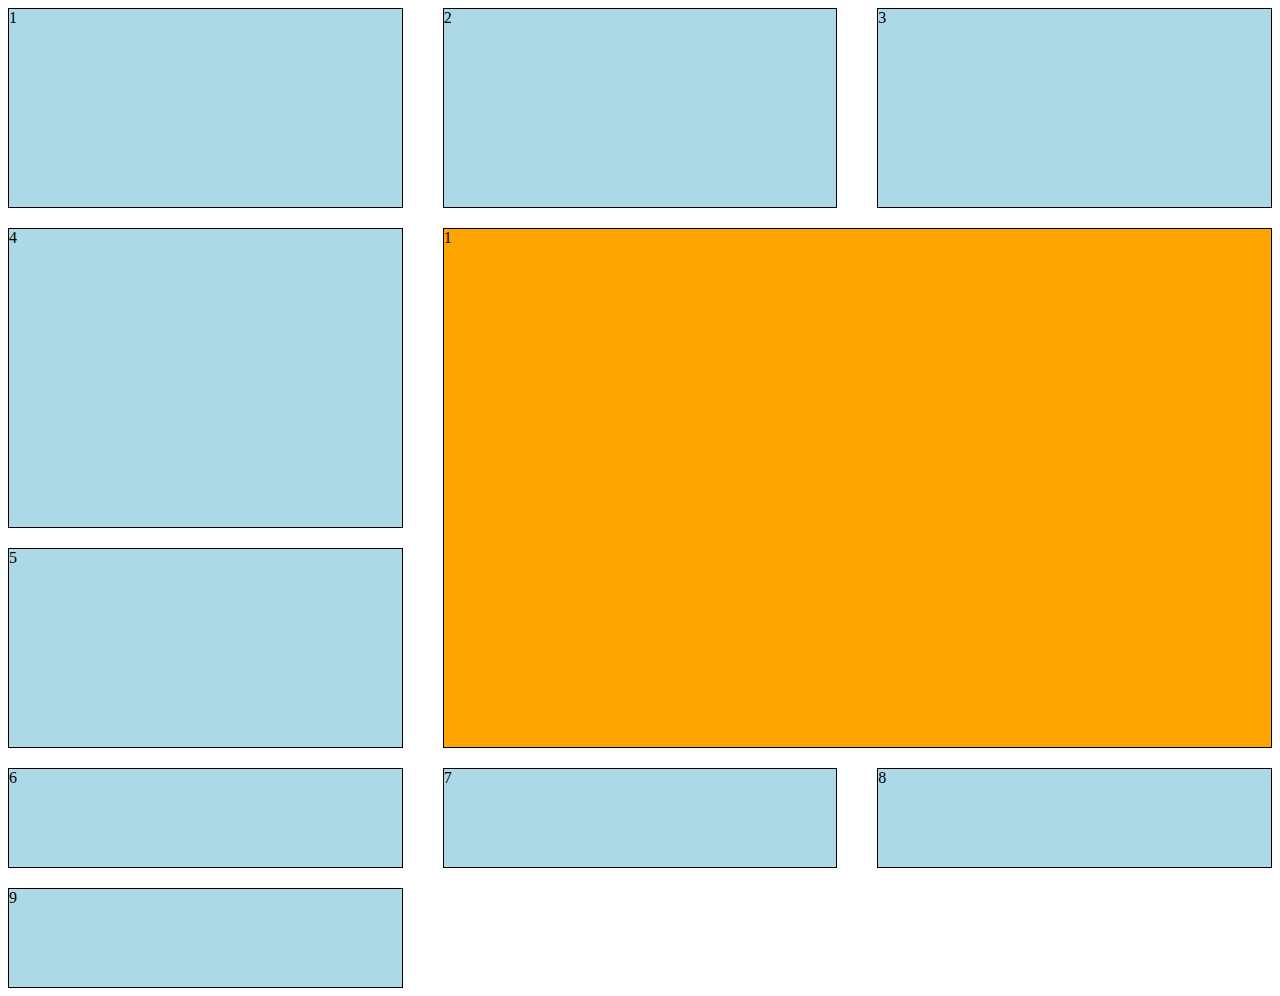
<file: grid-exercise/grid-exercise.html>
<!DOCTYPE html>
<html lang="en">
<head>
  <meta charset="UTF-8">
  <meta name="description" content="YOUR DESCRIPTION HERE">
  <meta name="viewport" content="width=device-width, initial-scale=1.0">
  <link rel="stylesheet" type="text/css" href="grid-exercise.css">
  <title>Grid Exercise</title>
</head>
<body>

<div class="grid-container">
  <div class="grid-item">1</div>
  <div class="grid-item">2</div>
  <div class="grid-item">3</div>
  <div class="grid-item">4</div>
  <div class="grid-item">5</div>
  <div class="grid-item">6</div>
  <div class="grid-item">7</div>
  <div class="grid-item">8</div>
  <div class="grid-item">9</div>
  <div class="grid-item" id="item-1">1</div>
</div>

</body>
</html>
</file>
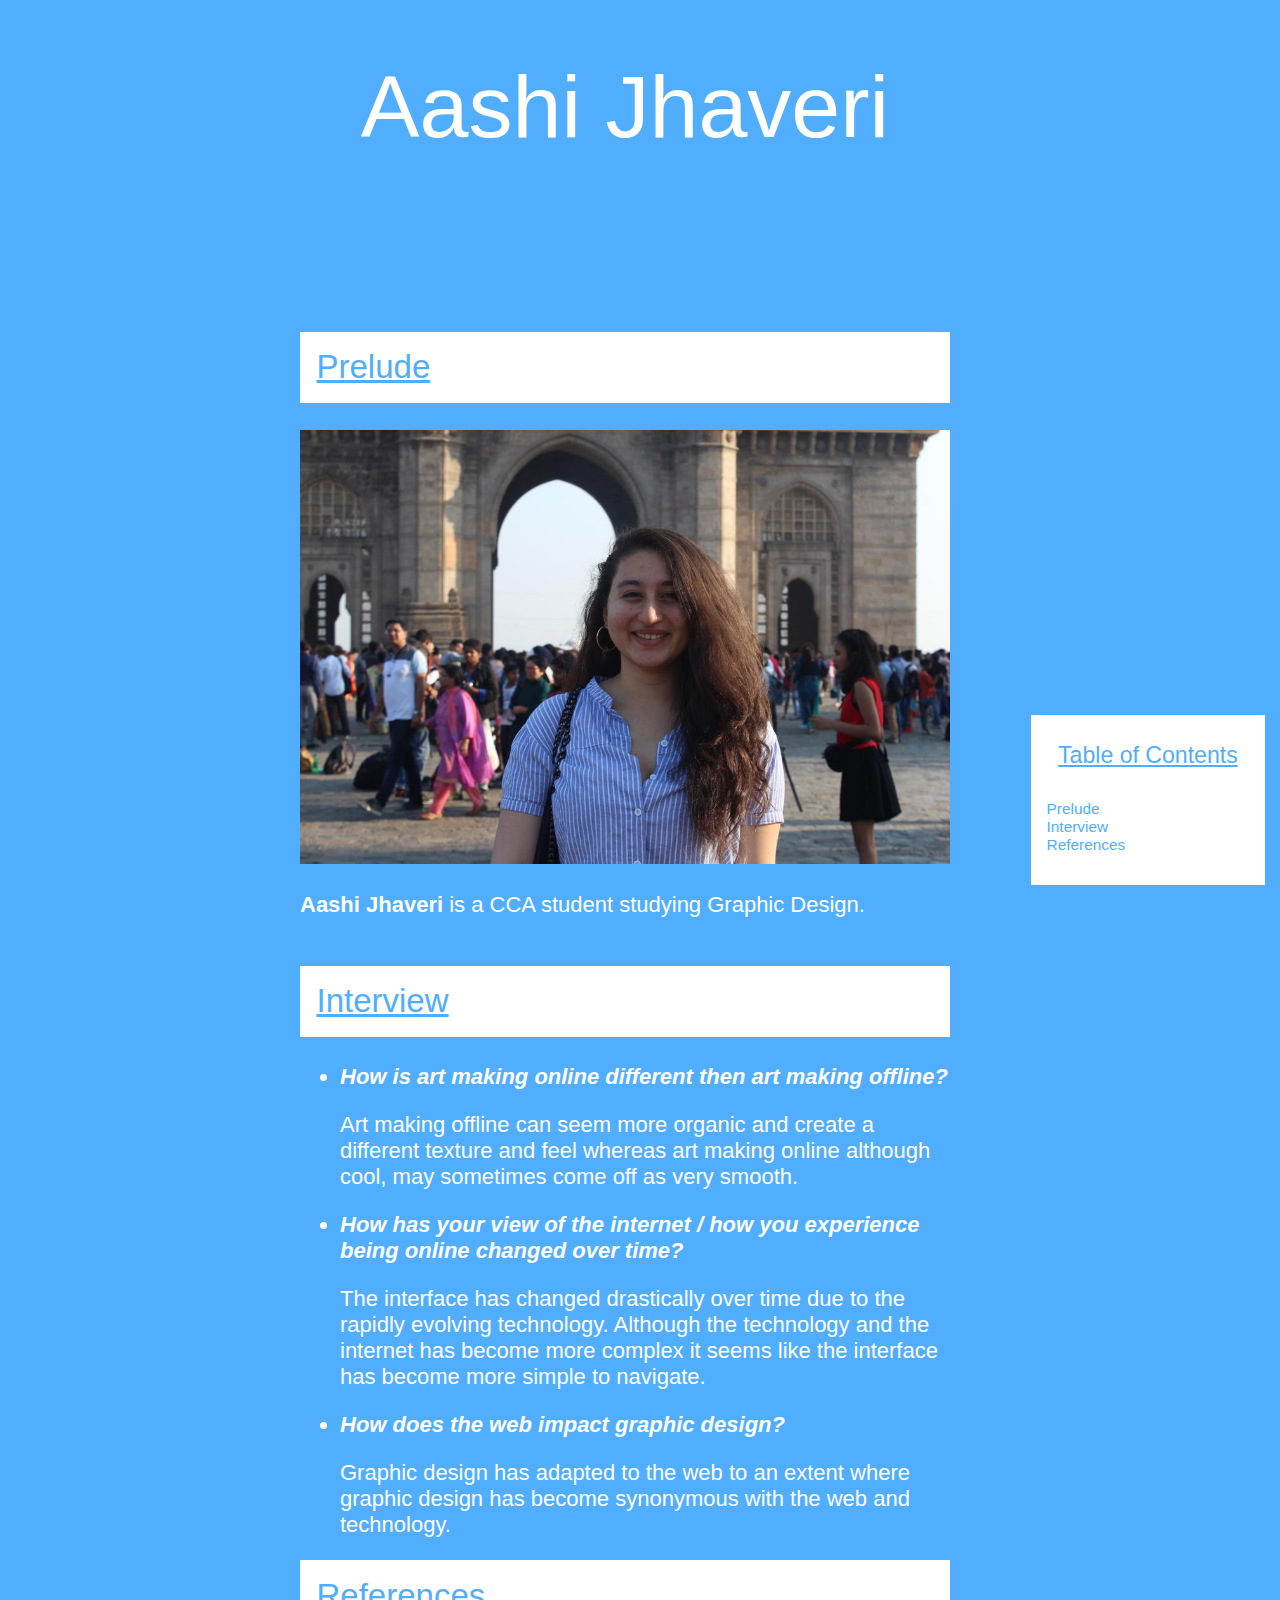
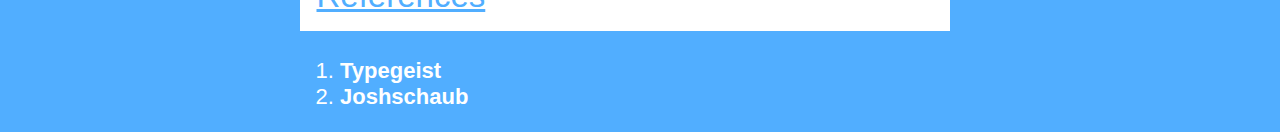
<file: interview/exercise-interview-css1.html>
<!DOCTYPE html>
<html>

  <head>
  	<link rel="stylesheet" href="css/interview1.css">
<title>Interview in CSS 1 (Freestyle)</title>
      <meta charset="utf-8">
  </head>
  
  <body>  
    <div id="container">

      <h1> Aashi Jhaveri </h1>

      <h2 id="prelude">Prelude</h2>

      <img src="Aashi.jpeg" />
      <p><b> Aashi Jhaveri</b> is a CCA student studying Graphic Design.</p>
<br>
			<!---interview -->
		<h2 id="interview">Interview</h2>
	<ul>
	<li><p><b><em>How is art making online different then art making offline?</em></b></p></li>
		<p> Art making offline can seem more organic and create a different texture and feel whereas art making online although cool, may sometimes come off as very smooth.</p>

	<li><p><b><em>How has your view of the internet / how you experience being online changed over time?</em></b></p></li>
		<p> The interface has changed drastically over time due to the rapidly evolving technology. Although the technology and the internet has become more complex it seems like the interface has become more simple to navigate. </p>

	<li><p><b><em>How does the web impact graphic design?</em></b></p></li>
		<p> Graphic design has adapted to the web to an extent where graphic design has become synonymous with the web and technology.</p>
	</ul>

    <h2 id="references">References</h2>
<ol>
  <li><a href="http://typegeist.org/"><b>Typegeist</b></a></li>
  <li><a href="http://joshschaub.ch/"><b>Joshschaub</b></a></li>
</ol>

</div>
  <div id="toc">

			<!---table--->
      	<h2> Table of Contents</h2>
    <ul>
    	<li> <a href ="#prelude">Prelude</a></li>
    	<li> <a href="#interview">Interview</a></li>
    	<li> <a href="#references">References</a></li>
    </ul>

	</div>
  </body>

</html>
</file>
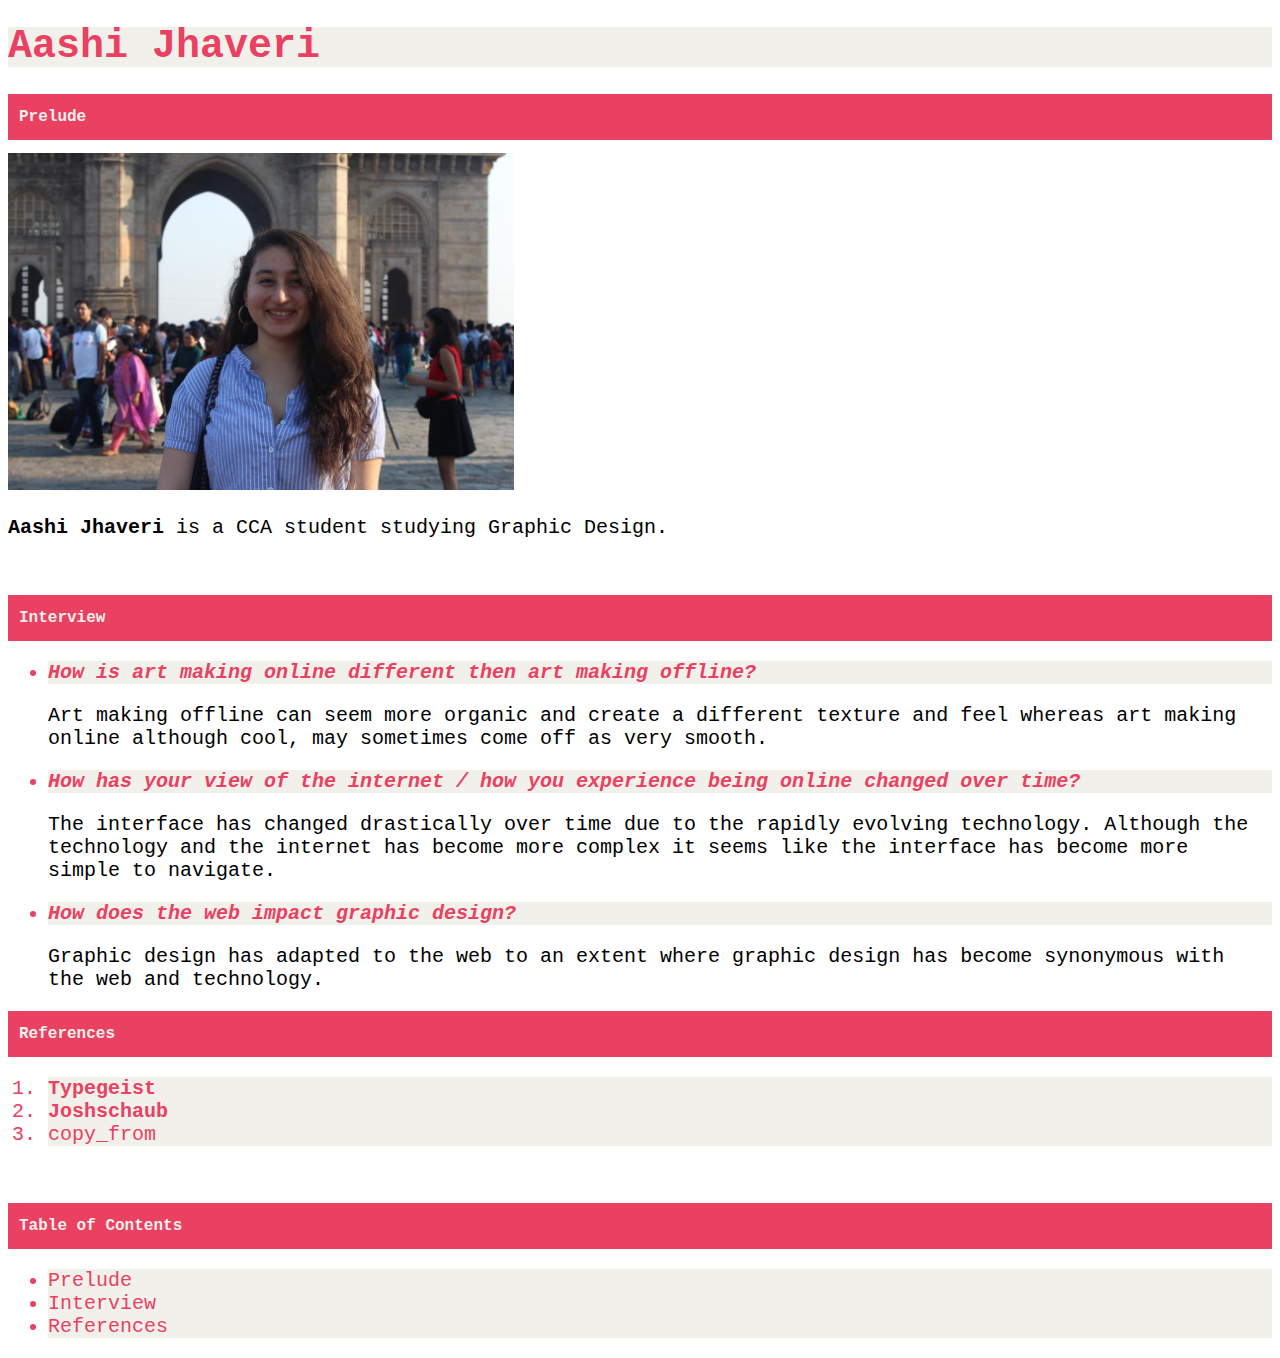
<file: interview/exercise-interview-css2.html>
<!DOCTYPE html>
<html>

  <head>
  	<link rel="stylesheet" href="css/interview2.css">
<title>Interview in CSS 2 (Copy)</title>
      <meta charset="utf-8">
  </head>
  
  <body>  
    <div id="container">

      <h1> Aashi Jhaveri </h1>

      <h2 id="prelude">Prelude</h2>

      <img src="Aashi.jpeg" />
      <p><b> Aashi Jhaveri</b> is a CCA student studying Graphic Design.</p>
<br>
			<!---interview -->
		<h2 id="interview">Interview</h2>
	<ul>
	<li><p><b><em>How is art making online different then art making offline?</em></b></p></li>
		<p> Art making offline can seem more organic and create a different texture and feel whereas art making online although cool, may sometimes come off as very smooth.</p>

	<li><p><b><em>How has your view of the internet / how you experience being online changed over time?</em></b></p></li>
		<p> The interface has changed drastically over time due to the rapidly evolving technology. Although the technology and the internet has become more complex it seems like the interface has become more simple to navigate. </p>

	<li><p><b><em>How does the web impact graphic design?</em></b></p></li>
		<p> Graphic design has adapted to the web to an extent where graphic design has become synonymous with the web and technology.</p>
	</ul>

	<!--reference-->
	<h2 id="references">References</h2>
<ol>
	<li><a href="http://typegeist.org/"><b>Typegeist</b></a></li>
	<li><a href="http://joshschaub.ch/"><b>Joshschaub</b></a></li>
  <li> <a href="https://thecreativeindependent.com/people/musician-mirah-on-growing-along-with-your-creative-practice/">copy_from</a></li>
</ol>

<br>
			<!---table--->
<h2> Table of Contents</h2>
    <ul>
    	<li> <a href ="#prelude">Prelude</a></li>
    	<li> <a href="#interview">Interview</a></li>
    	<li><a href="#references">References</a></li>
    </ul>

	</div>
  </body>

</html>
</file>
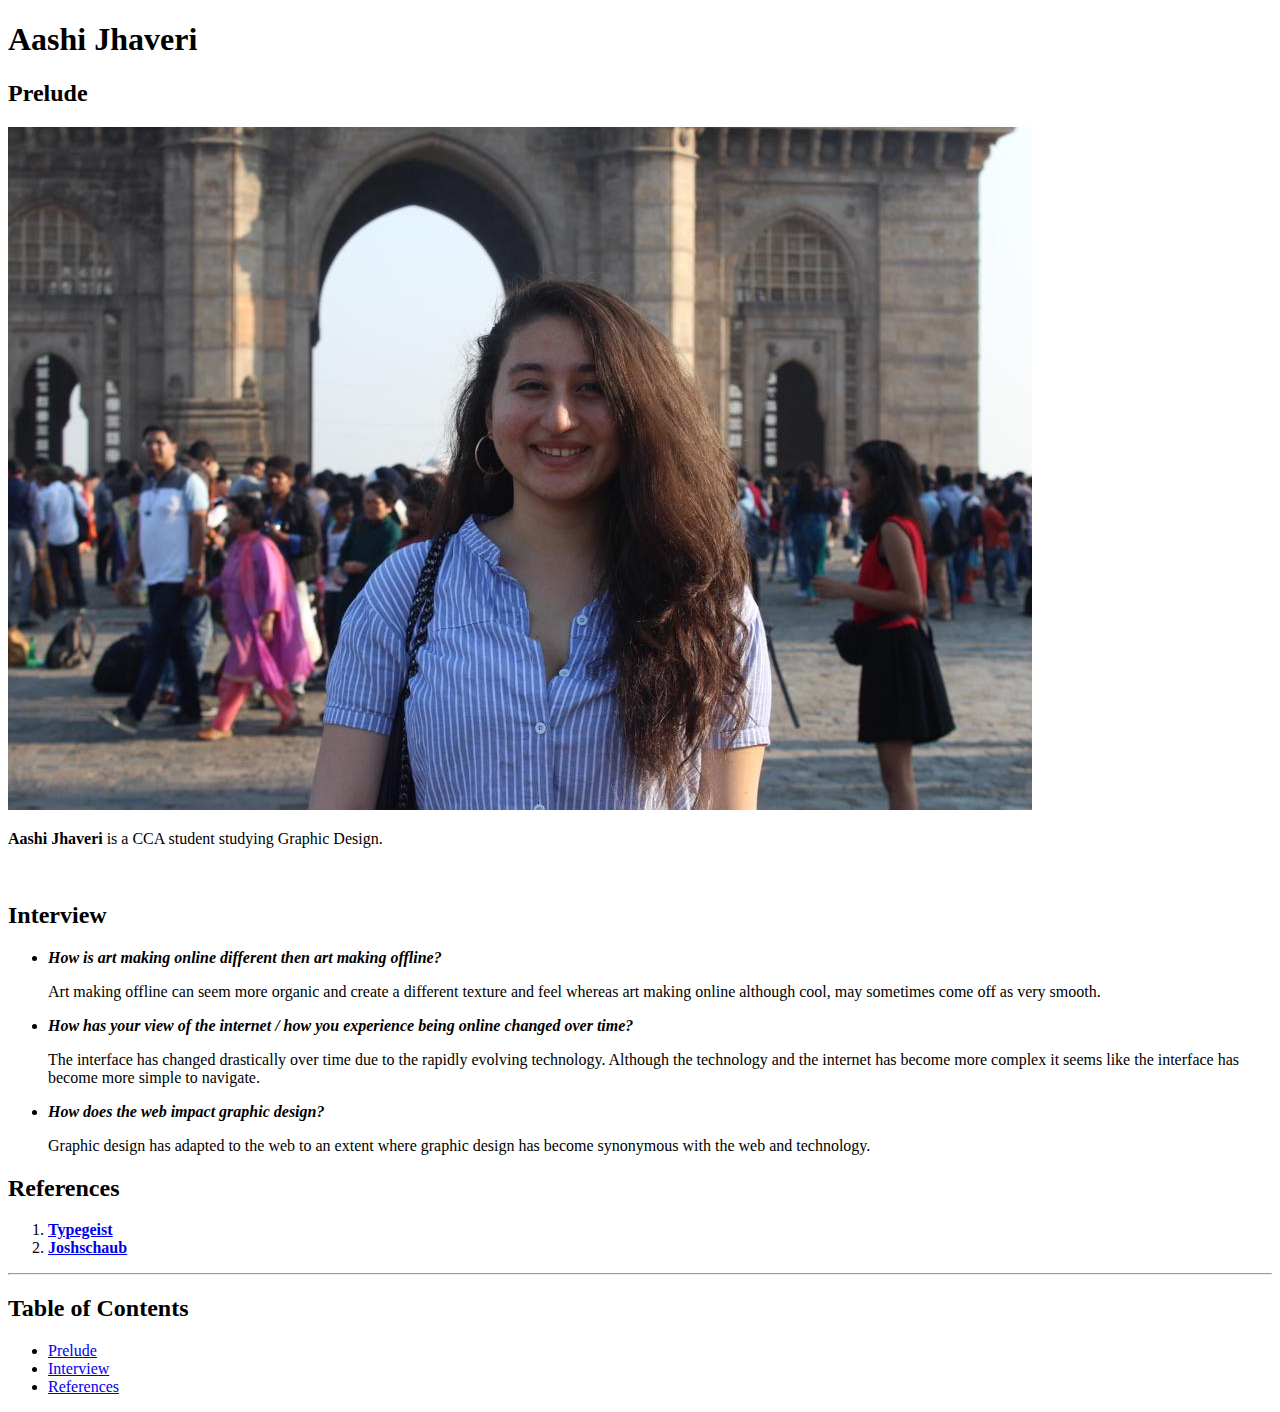
<file: interview/exercise-interview-html.html>
<!DOCTYPE html>
<html>

  <head>
      <title>Interview in HTML</title>
      <meta charset="utf-8">
  </head>
  
  <body>  
    <div id="container">

      <h1> Aashi Jhaveri </h1>

      <h2 id="prelude">Prelude</h2>

      <img src="Aashi.jpeg" />
      <p><b> Aashi Jhaveri</b> is a CCA student studying Graphic Design.</p>
<br>
			<!---interview -->
		<h2 id="interview">Interview</h2>
	<ul>
	<li><p><b><em>How is art making online different then art making offline?</em></b></p></li>
		<p> Art making offline can seem more organic and create a different texture and feel whereas art making online although cool, may sometimes come off as very smooth.</p>

	<li><p><b><em>How has your view of the internet / how you experience being online changed over time?</em></b></p></li>
		<p> The interface has changed drastically over time due to the rapidly evolving technology. Although the technology and the internet has become more complex it seems like the interface has become more simple to navigate. </p>

	<li><p><b><em>How does the web impact graphic design?</em></b></p></li>
		<p> Graphic design has adapted to the web to an extent where graphic design has become synonymous with the web and technology.</p>
	</ul>

	<!--reference-->
	<h2 id="references">References</h2>
<ol>
	<li><a href="http://typegeist.org/"><b>Typegeist</b></a></li>
	<li><a href="http://joshschaub.ch/"><b>Joshschaub</b></a></li>
</ol>

<hr/>
			<!---table--->
      	<h2> Table of Contents</h2>
    <ul>
    	<li> <a href="#prelude">Prelude</a></li>
    	<li> <a href="#interview">Interview</a></li>
    	<li> <a href="#references">References</a></li>
    </ul>

	</div>
  </body>

</html>
</file>
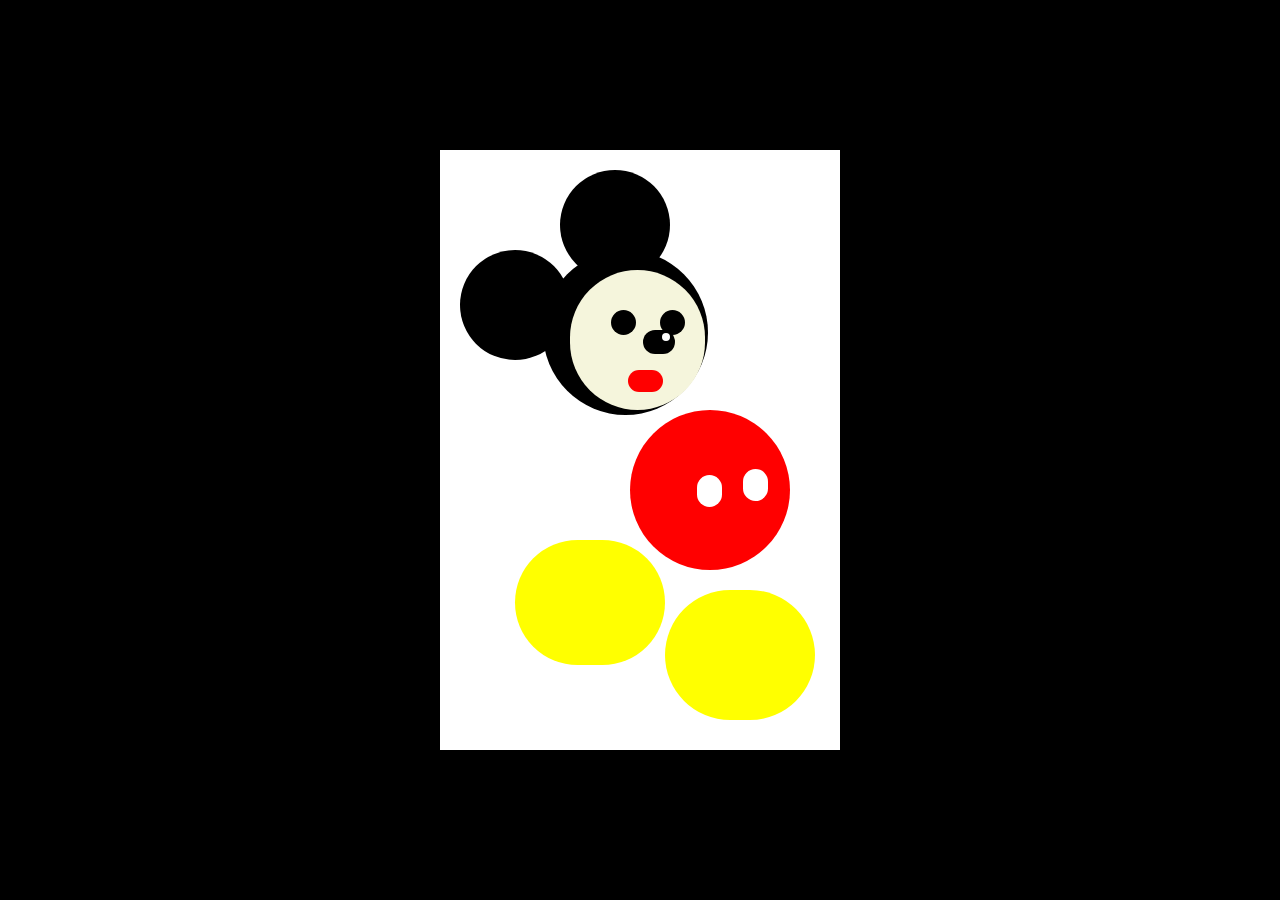
<file: mickey/mickey.html>
<!DOCTYPE html>
<html>
<head>
        <title>Mickey</title>
        <link rel="stylesheet" href="css/mickey.css" type="text/css" />
</head>
<body>
        <div id="canvas">
                <div id="ear-1"></div>
                <div id="ear-2"></div>
                <div id="head-1"></div>
                <div id="head-2"></div>
                <div id="eye-1"></div>
                <div id="eye-2"></div>
                <div id="nose"></div>
                <div id="nose_white"></div>
                <div id="mouth"></div>
                <div id="body"></div>
                <div id="button-1"></div>
                <div id="button-2"></div>
                <div id="foot-1"></div>
                <div id="foot-2"></div>
        </div>
</body>
</html>
</file>
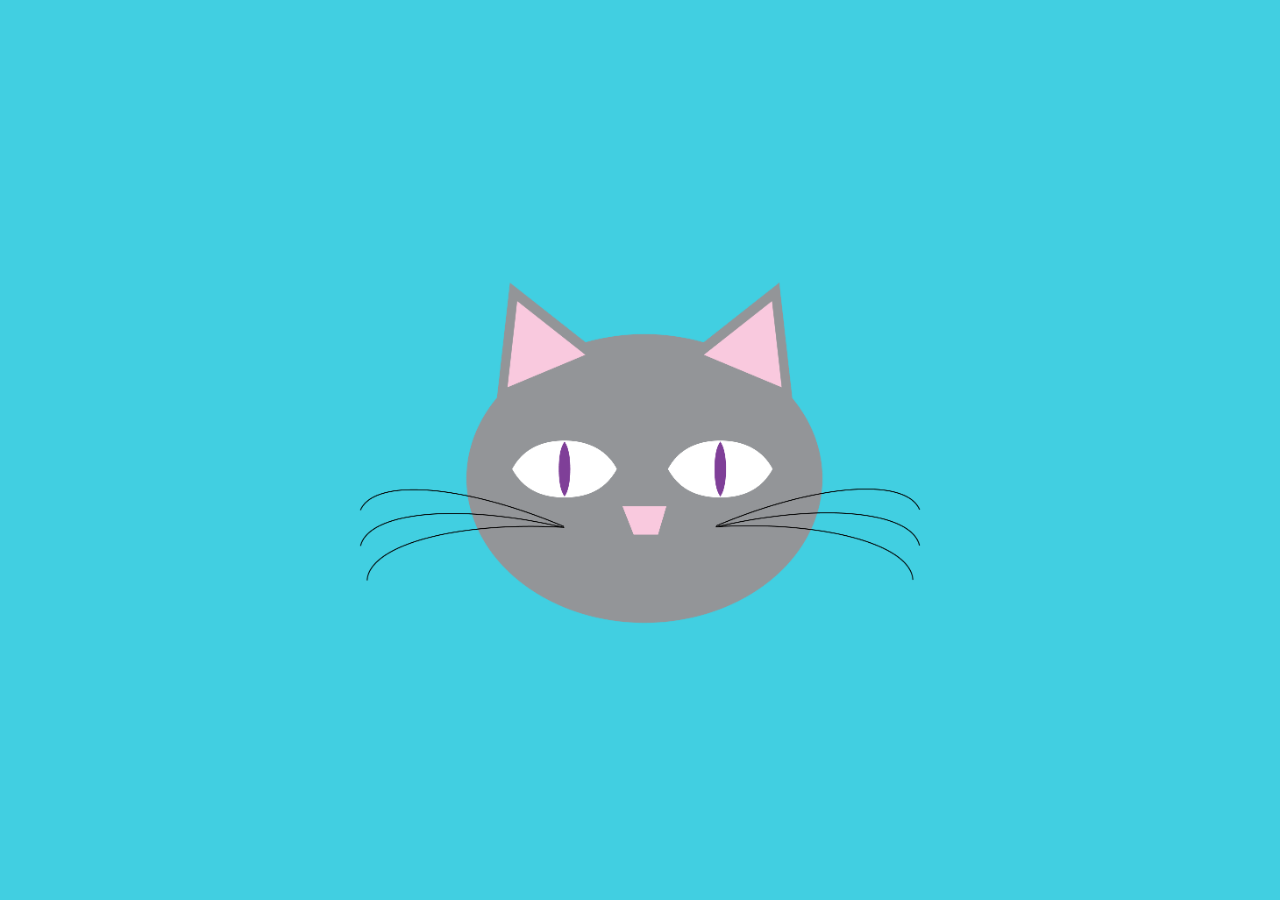
<file: multiples/multiples.html>
<!DOCTYPE html>
<html>
<head>
    <title>Multiples</title>
    <!-- Set the viewport -->
    <meta name="viewport" content="width=device-width, initial-scale=1.0">
    <!-- Link CSS stylesheet -->
    <link rel="stylesheet" href="css/main.css"/>
</head>
<body>
    <!-- show by default -->
    <div id="desktop">
        <img src="image/cat2.png">
    </div>
    <!-- show on tablet -->
    <div id="tablet">
        <img src="image/cat3.png">
    </div>
    <!-- show on mobile -->
    <div id="mobile">
        <img src="image/cat4.png">
    </div>
    <!-- show on print -->
    <div id="print">
        <img src="image/cat1.png">
        MEOW
    </div
</body>
</html>
</file>
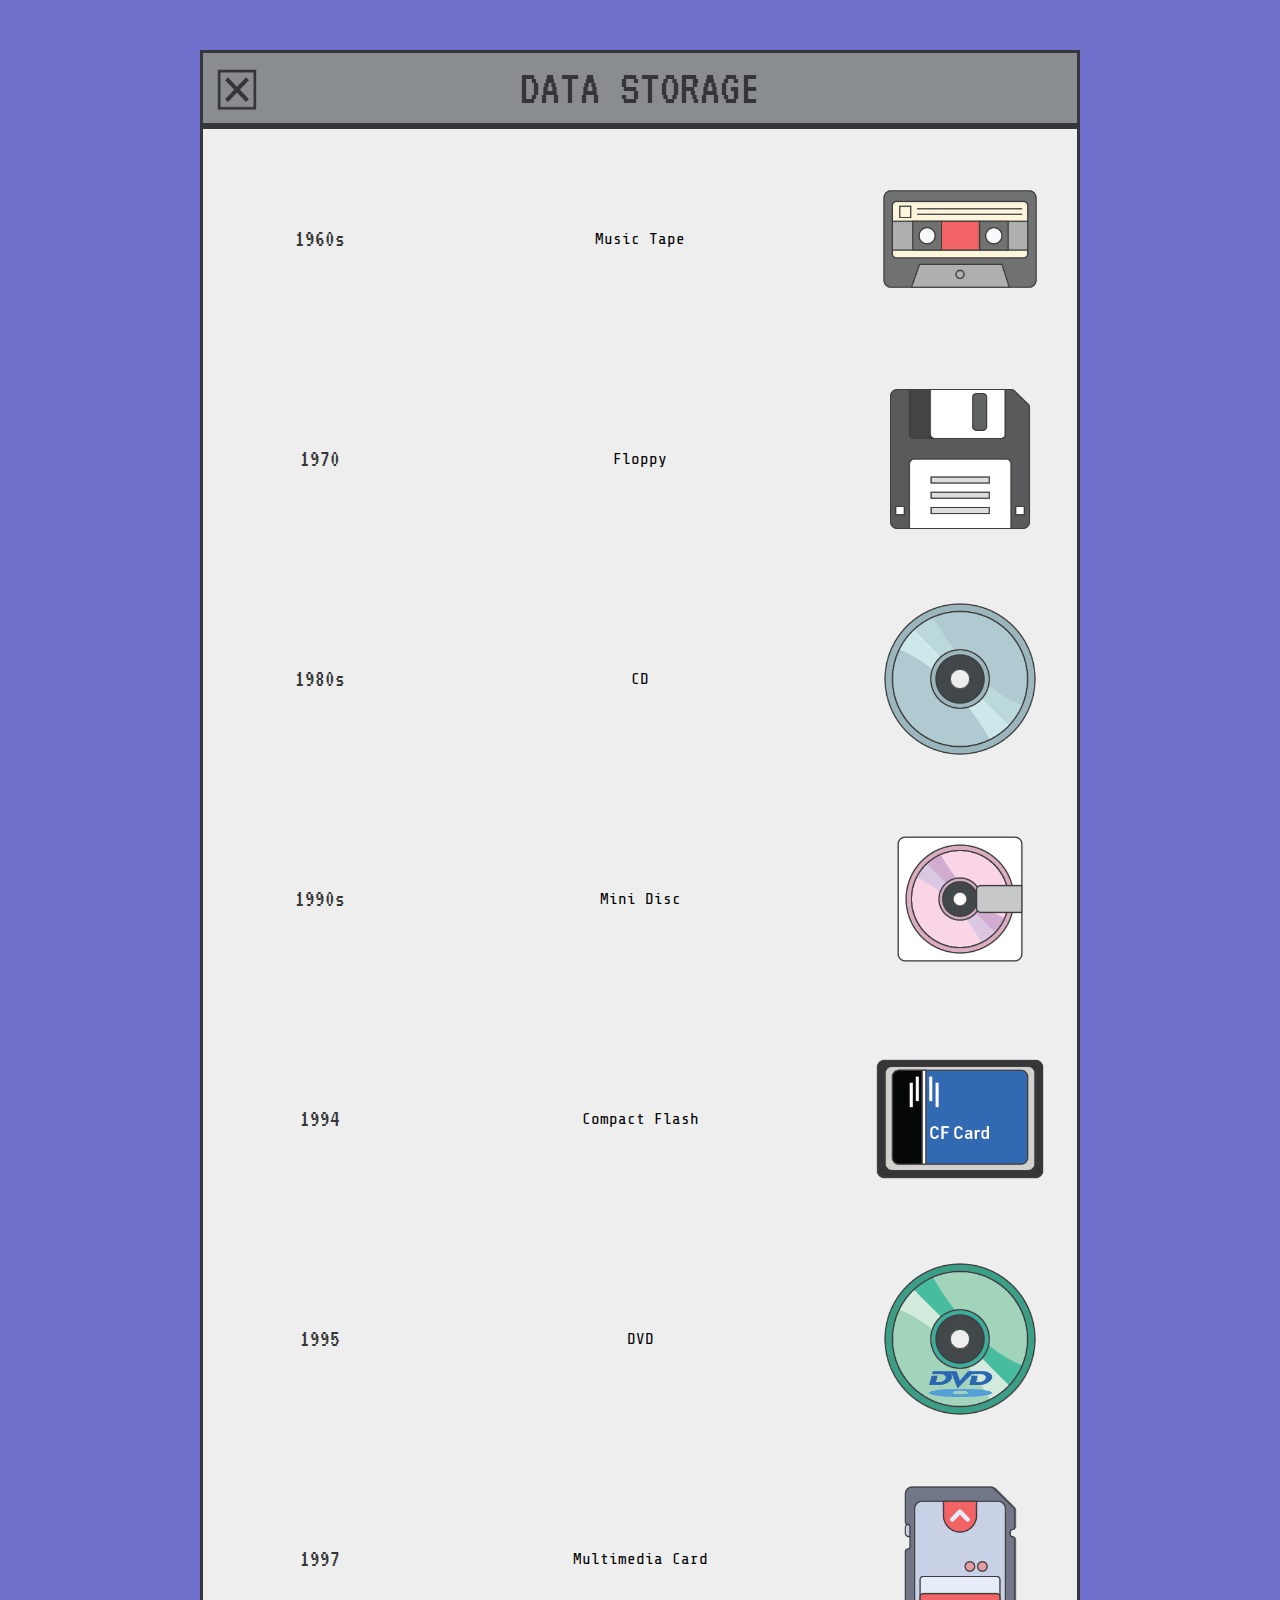
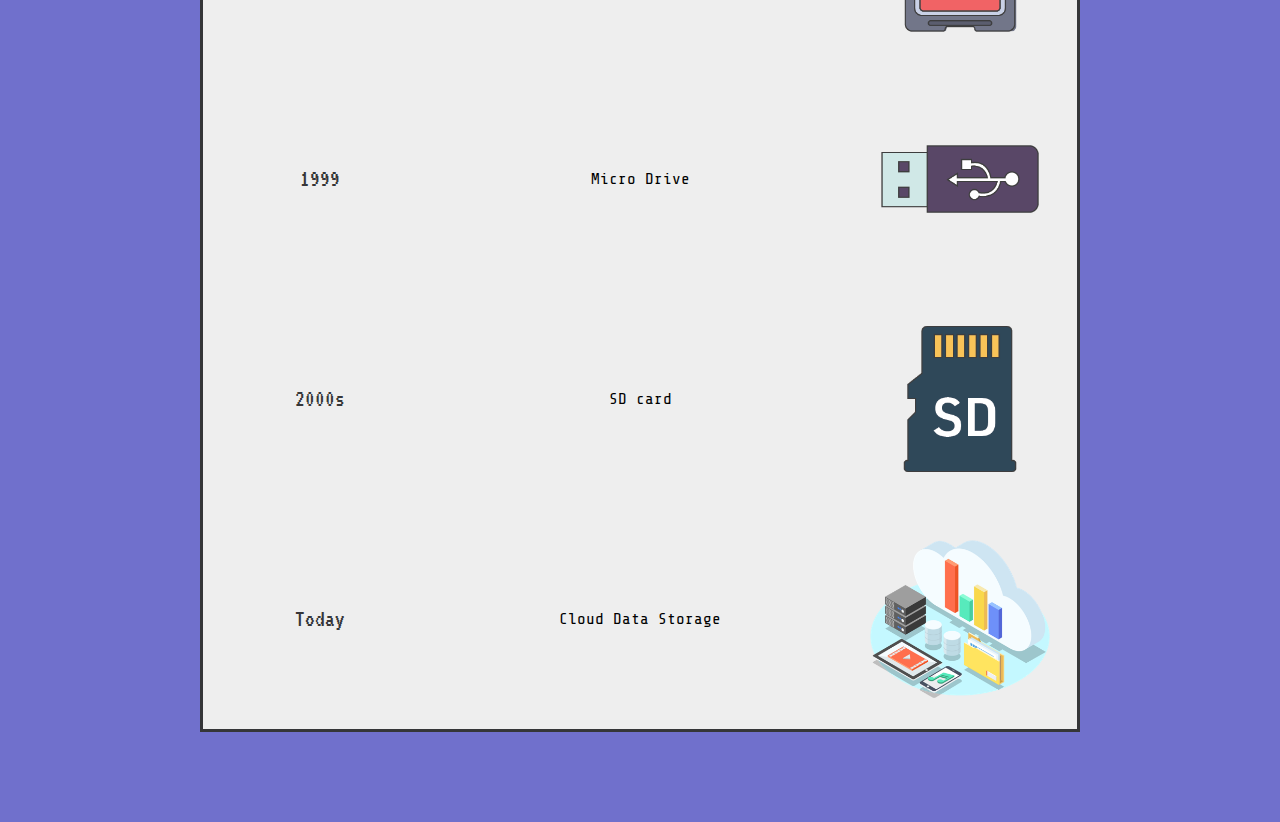
<file: Project1/project1.html>
<!DOCTYPE html>
<html lang="en">

<head>
  <meta charset="UTF-8">
  <meta name="description" content="YOUR DESCRIPTION HERE">
  <meta name="viewport" content="width=device-width, initial-scale=1.0">
  <link rel='stylesheet' type='text/css' href='css/style.css'>
  <META HTTP-EQUIV="refresh">
  <title>Data Storage</title>  
</head>

<body>

<div id='stars'></div>
<div id='stars2'></div>
<div id='stars3'></div>

<div class="head">
  <FORM>
<INPUT TYPE="image" src="image/pngs-10.png" onClick="history.go(0)" VALUE="Refresh" width="48" height="48">
<span>DATA STORAGE</span></div></form>


<div class="grid-container">
  <div class="grid-item"><h2>1960s</h2></div>
  <div class="grid-item"><p id="music-title">Music Tape</p>
		<p id="music-text"> Philips introduced the compact audio cassette in 1963. Philips originally intended to use the audio cassette for dictation machines; however, it became a popular method for distributing prerecorded music. In 1979, Sony’s Walkman helped transformed the use of the audio cassette tape, which became widely used and popular. </p>
  </div>
  <div class="grid-item">
  	<img src="image/tape.png" id="tape-image">
    <p id="tapeMB">660 KB</p>
  </div>
  <div class="grid-item"><h2>1970</h2></div>
  <div class="grid-item"> <p id="floppy-title">Floppy</p>
  	<p id="floppy-text"> IBM started its development of an inexpensive system geared towards loading microcode into the System/370 mainframes. As a result, the 8-inch floppy emerged. A floppy disk, a portable storage device made of magnetic film encased in plastic, made it easier and faster to store data. </p>
  </div>
  <div class="grid-item">
  	<img src="image/Floppy-Disk.png" id="floppy-image">
    <p id="floppyMB">1.44 MB</p>
  </div>

  <div class="grid-item"><h2>1980s</h2></div>
  <div class="grid-item"><p id="cd-title">CD</p>
  	<p id="cd-text"> During the 1960s, James T. Russel thought of using light to record and replay music. As a result, he invented the optical digital television recording and playback television in 1970; however, nobody took to his invention. In 1975, Philips representatives visited Russel at his lab. They paid Russel millions for him to develop the compact disc (CD). In 1980, Russel completed the project and presented it to Sony. </p>
  </div>
  <div class="grid-item">
  	<img src="image/CD.png" id="cd-image">
    <p id="cdMB">737 MB</p>
  </div>

  <div class="grid-item"><h2>1990s</h2></div>
  <div class="grid-item"><p id="minidisc-title">Mini Disc</p>
  	<p id="minidisc-text"> The MiniDisc stored any kind of digital data; however, it was predominately used for audio. Sony introduced MiniDisc technology in 1991. In 1992, Philip’s introduced the Digital Compact Cassette System (DCC). MiniDisc was intended to replace the audio cassette tape before it eventually phased out in 1996. </p>
  </div>
  <div class="grid-item">
  	<img src="image/Minidisc.png" id="minidisc-image">
    <p id="minidiscMB">1 GB</p>
  </div>

  <div class="grid-item"><h2>1994</h2></div>
  <div class="grid-item"><p id="compactflash-titie">Compact Flash</p>
  	<p id="compactflash-text"> CompactFlash (CF), also known as “flash drives,” used flash memory in an enclosed disc to save digital data. CF devices are used in digital cameras and computers to store digital information. </p>
  </div>
  <div class="grid-item">
  	<img src="image/compactflash.png" id="compactflash-image">
    <p id="compactflashMB">512 GB</p>
  </div>

  <div class="grid-item"><h2>1995</h2></div>
  <div class="grid-item"><p id="dvd-title">DVD</p>
  	<p id="dvd-text"> DVD became the next generation of digital disc storage. DVD, a bigger and faster alternative to the compact disc, serves to store multimedia data. </p>
  </div>
  <div class="grid-item">
  	<img src="image/DVD.png" id="dvd-image">
    <p id="dvdMB">single = 4.7 GB <br>double-sided = 9.4 GB</p>
  </div>

  <div class="grid-item"><h2>1997</h2></div>
  <div class="grid-item"><p id="multimedia-title">Multimedia Card</p>
  	<p id="multimedia-text"> The Multimedia Card (MMC) uses a flash memory card standard to house digital data. It was introduced by Siemen’s and SanDisk in 1997. </p>
  </div>
  <div class="grid-item">
  	<img src="image/multimedia-card.png" id="multimedia-image">
    <p id="multimediaMB">128 MB <br> 256 MB <br> 512 MB</p>
  </div>

  <div class="grid-item"><h2>1999</h2></div>
  <div class="grid-item"><p id="microdrive-title">Micro Drive</p>
  	<p id="microdrive-text"> A USB Flash Drive uses a NAND-type flash memory to store digital data. A USB Flash Drive plugs into the USP interface on standard computers. </p>
  </div>
  <div class="grid-item">
  	<img src="image/usb.png" id="usb-image">
    <p id="usbMB">1 TB</p>
  </div>

  <div class="grid-item"><h2>2000s</h2></div>
  <div class="grid-item"><p id="sdcard-title">SD card</p>
  	<p id="sdcard-text"> The Secure Digital (SD) flash memory format incorporates DRM encryption features that allow for faster file transfers. Standard SD cards measure 32 millimeters by 32 millimeters by 2.1 millimeters. A typical SD card stores digital media for a portable device. </p>
  </div>
  <div class="grid-item">
  	<img src="image/sdcard.png" id="sdcard-image">
    <p id="sdcardMB">32 GB to 2 TB</p>
  </div>

  <div class="grid-item"><h2>Today</h2></div>
  <div class="grid-item"><p id="cds-title">Cloud Data Storage</p>
  	<p id="cds-text"> Improvements in internet bandwidth and the falling cost of storage capacity means it’s frequently more economical for business and individuals to outsource their data storage to the cloud, rather than buying, maintaining and replacing their own hardware. Cloud offers near-infinite scalability, and the anywhere/everywhere data access that users increasingly expect. </p>
  </div>
  <div class="grid-item">
  	<img src="image/cloud.png" id="cds-image">
    <p id="cdsMB">1 EB</p>
  </div>

</div>

<script src="https://ajax.googleapis.com/ajax/libs/jquery/3.3.1/jquery.min.js"></script>
  <script>
    /*$(document).ready(function(){
      $('#music-title').click(function(){
        $('#music-text').addClass('show');
      });
});  */
    $(document).ready(function(){
      $('#music-title').click(function(){
        $('#music-text').css("display", "block");
        $('#music-title').css("display", "none");
      });
});
 $(document).ready(function(){
      $('#music-text').click(function(){
        $('#music-title').css("display", "block");
        $('#music-text').css("display", "none");
      });
});
$(document).ready(function(){
      $('#tape-image').click(function(){
        $('#tapeMB').css("display", "block");
        $('#tape-image').css("display", "none");
      });
});
 $(document).ready(function(){
      $('#tapeMB').click(function(){
        $('#tape-image').css("display", "block");
        $('#tapeMB').css("display", "none");
      });
});



    $(document).ready(function(){
      $('#floppy-title').click(function(){
        $('#floppy-text').css("display", "block");
        $('#floppy-title').css("display", "none");
      });
});
 $(document).ready(function(){
      $('#floppy-text').click(function(){
        $('#floppy-title').css("display", "block");
        $('#floppy-text').css("display", "none");
      });
});
$(document).ready(function(){
      $('#floppy-image').click(function(){
        $('#floppyMB').css("display", "block");
        $('#floppy-image').css("display", "none");
      });
});
 $(document).ready(function(){
      $('#floppyMB').click(function(){
        $('#floppy-image').css("display", "block");
        $('#floppyMB').css("display", "none");
      });
});





$(document).ready(function(){
      $('#cd-title').click(function(){
        $('#cd-text').css("display", "block");
        $('#cd-title').css("display", "none");
      });
});
 $(document).ready(function(){
      $('#cd-text').click(function(){
        $('#cd-title').css("display", "block");
        $('#cd-text').css("display", "none");
      });
});
$(document).ready(function(){
      $('#cd-image').click(function(){
        $('#cdMB').css("display", "block");
        $('#cd-image').css("display", "none");
      });
});
 $(document).ready(function(){
      $('#cdMB').click(function(){
        $('#cd-image').css("display", "block");
        $('#cdMB').css("display", "none");
      });
});




    $(document).ready(function(){
      $('#minidisc-title').click(function(){
        $('#minidisc-text').css("display", "block");
        $('#minidisc-title').css("display", "none");
      });
});
 $(document).ready(function(){
      $('#minidisc-text').click(function(){
        $('#minidisc-title').css("display", "block");
        $('#minidisc-text').css("display", "none");
      });
});
$(document).ready(function(){
      $('#minidisc-image').click(function(){
        $('#minidiscMB').css("display", "block");
        $('#minidisc-image').css("display", "none");
      });
});
 $(document).ready(function(){
      $('#minidiscMB').click(function(){
        $('#minidisc-image').css("display", "block");
        $('#minidiscMB').css("display", "none");
      });
});




        $(document).ready(function(){
      $('#compactflash-titie').click(function(){
        $('#compactflash-text').css("display", "block");
        $('#compactflash-titie').css("display", "none");
      });
});
 $(document).ready(function(){
      $('#compactflash-text').click(function(){
        $('#compactflash-titie').css("display", "block");
        $('#compactflash-text').css("display", "none");
      });
});
$(document).ready(function(){
      $('#compactflash-image').click(function(){
        $('#compactflashMB').css("display", "block");
        $('#compactflash-image').css("display", "none");
      });
});
 $(document).ready(function(){
      $('#compactflashMB').click(function(){
        $('#compactflash-image').css("display", "block");
        $('#compactflashMB').css("display", "none");
      });
});




  $(document).ready(function(){
      $('#dvd-title').click(function(){
        $('#dvd-text').css("display", "block");
        $('#dvd-title').css("display", "none");
      });
});
 $(document).ready(function(){
      $('#dvd-text').click(function(){
        $('#dvd-title').css("display", "block");
        $('#dvd-text').css("display", "none");
      });
});
$(document).ready(function(){
      $('#dvd-image').click(function(){
        $('#dvdMB').css("display", "block");
        $('#dvd-image').css("display", "none");
      });
});
 $(document).ready(function(){
      $('#dvdMB').click(function(){
        $('#dvd-image').css("display", "block");
        $('#dvdMB').css("display", "none");
      });
});




    $(document).ready(function(){
      $('#multimedia-title').click(function(){
        $('#multimedia-text').css("display", "block");
        $('#multimedia-title').css("display", "none");
      });
});
 $(document).ready(function(){
      $('#multimedia-text').click(function(){
        $('#multimedia-title').css("display", "block");
        $('#multimedia-text').css("display", "none");
      });
});
$(document).ready(function(){
      $('#multimedia-image').click(function(){
        $('#multimediaMB').css("display", "block");
        $('#multimedia-image').css("display", "none");
      });
});
 $(document).ready(function(){
      $('#multimediaMB').click(function(){
        $('#multimedia-image').css("display", "block");
        $('#multimediaMB').css("display", "none");
      });
});




    $(document).ready(function(){
      $('#microdrive-title').click(function(){
        $('#microdrive-text').css("display", "block");
        $('#microdrive-title').css("display", "none");
      });
});
 $(document).ready(function(){
      $('#microdrive-text').click(function(){
        $('#microdrive-title').css("display", "block");
        $('#microdrive-text').css("display", "none");
      });
});
$(document).ready(function(){
      $('#usb-image').click(function(){
        $('#usbMB').css("display", "block");
        $('#usb-image').css("display", "none");
      });
});
 $(document).ready(function(){
      $('#usbMB').click(function(){
        $('#usb-image').css("display", "block");
        $('#usbMB').css("display", "none");
      });
});




    $(document).ready(function(){
      $('#sdcard-title').click(function(){
        $('#sdcard-text').css("display", "block");
        $('#sdcard-title').css("display", "none");
      });
});
 $(document).ready(function(){
      $('#sdcard-text').click(function(){
        $('#sdcard-title').css("display", "block");
        $('#sdcard-text').css("display", "none");
      });
});
$(document).ready(function(){
      $('#sdcard-image').click(function(){
        $('#sdcardMB').css("display", "block");
        $('#sdcard-image').css("display", "none");
      });
});
 $(document).ready(function(){
      $('#sdcardMB').click(function(){
        $('#sdcard-image').css("display", "block");
        $('#sdcardMB').css("display", "none");
      });
});




    $(document).ready(function(){
      $('#cds-title').click(function(){
        $('#cds-text').css("display", "block");
        $('#cds-title').css("display", "none");
      });
});
 $(document).ready(function(){
      $('#cds-text').click(function(){
        $('#cds-title').css("display", "block");
        $('#cds-text').css("display", "none");
      });
});
 $(document).ready(function(){
      $('#cds-image').click(function(){
        $('#cdsMB').css("display", "block");
        $('#cds-image').css("display", "none");
      });
});
 $(document).ready(function(){
      $('#cdsMB').click(function(){
        $('#cds-image').css("display", "block");
        $('#cdsMB').css("display", "none");
      });
});


  </script>  

</body>
</html>
</file>
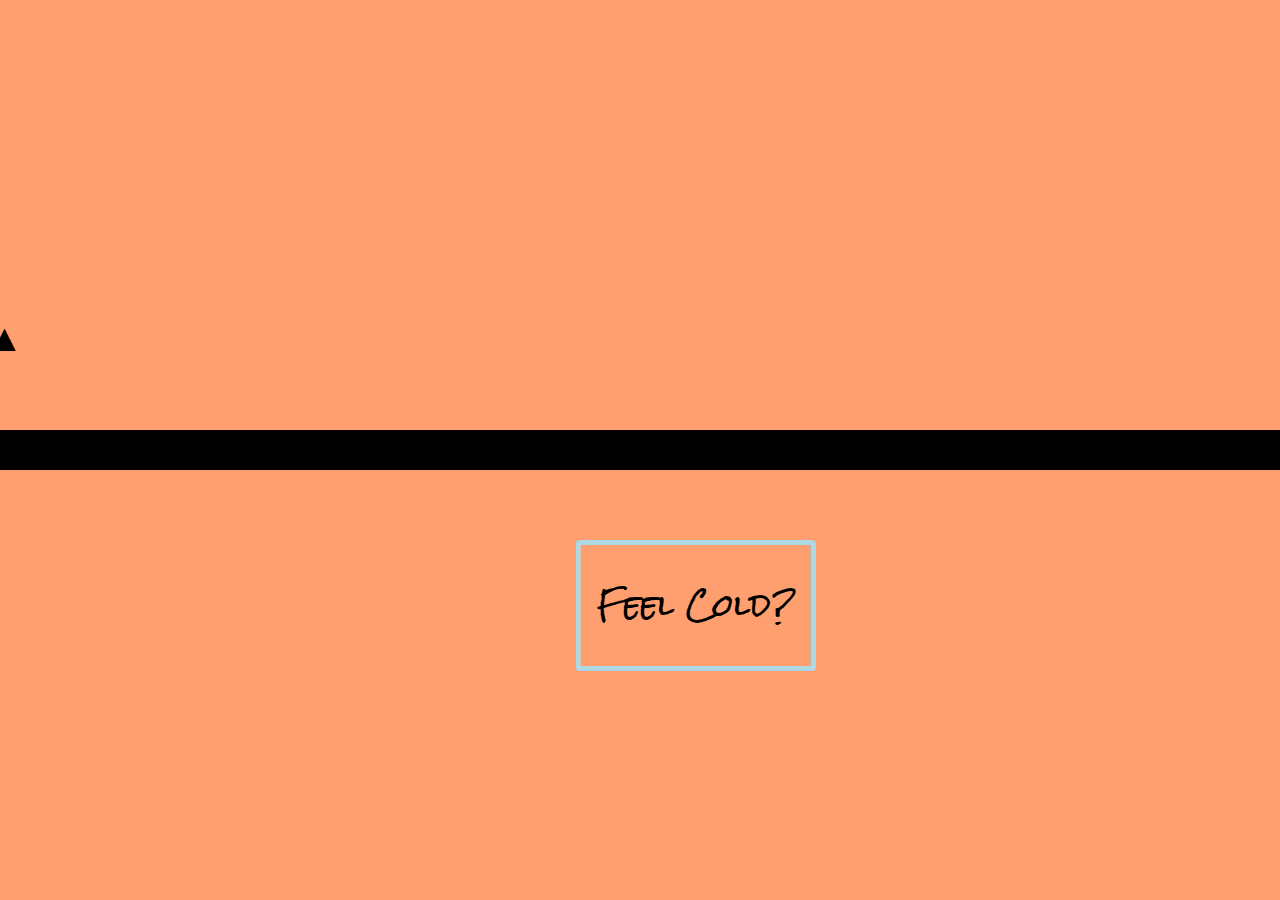
<file: sensory-experience/sensory-exprience.html>
<!DOCTYPE html>
<html>
<head>
	<title>Goose Bumps</title>
	<link rel="stylesheet" type="text/css" href="css/sensory.css"//> 
</head>
<body>
	<div>
	<img src="image/bump.png">
	<div id="line1"></div>
	<button type="button">Feel Cold?</button>
</div>

<script type="text/javascript" src="js/jquery-3.3.1.min.js"></script>
<script type="text/javascript" src="js/sensory.js"></script>	


</body>
</html>
</file>
<file: letter/main.css>
@import url('https://fonts.googleapis.com/css?family=Barrio');
@import url('https://fonts.googleapis.com/css?family=Kirang+Haerang');

body {
	
}



.letter-left {
    top: calc(50vh - 10px);
    position: fixed;
    left: 1em;
    transform: rotate(45deg);
    font-family: 'Barrio', cursive;
}

.letter-right {
    top: calc(50vh - 10px);
    position: fixed;
    right: 1em;
    transform: rotate(-45deg);
    font-family: 'Barrio', cursive;
}

/*js*/
.square {
  width: 20px;
  height: 20px;
  background: #fec4c4;
  position: absolute;
}

.square:nth-child(3n) {
  background: #99d2ee;
  transform: rotate(65deg);
}

.square:nth-child(4n) {
  background: #bfdb81;
}

.square:nth-child(5n) {
  background: #d0b2ff;
    transform: rotate(45deg);
}

.square:nth-child(7n) {
  background: #fddcbf;
  transform: rotate(85deg);
}

.square:nth-child(11n) {
  background: #facccc;
}


.square:nth-child(9n) {
  transform: rotate(30deg);
}

.square:nth-child(20n) {
  transform: rotate(70deg);
}


/*html - title   #zero:hover*/

.disabled {
  pointer-events: none;
  transform: scale(.5);
}


.title {
    height: 100vh;
    display: flex;
    flex-direction: column;
    justify-content: center;
}


.top-title {
    display: flex;
    align-items: center;
    justify-content: center;
}

.bottom-title {
    display: flex;
    align-items: center;
    justify-content: center;
}



/*html - body*/

.grid-item {
  background-color: none;
  border: none;
    display: flex;
  justify-content: center;
}


.grid-container { 
  display: grid;
  grid-template-columns: repeat(6, 180px);
  grid-template-rows: repeat(6, 180px);
  grid-gap: 2px 2px;
  justify-content: center;
}



.letter {
	width: 180px;
	height: 180px;
	position: relative;
	display: inline-block;
	margin: 0px;
    border-color: #1c2f45;
}

.flip-vertical-left {
    -webkit-animation: flip-vertical-left 0.4s cubic-bezier(0.455, 0.030, 0.515, 0.955) reverse both;
            animation: flip-vertical-left 0.4s cubic-bezier(0.455, 0.030, 0.515, 0.955) reverse both;
}

@-webkit-keyframes flip-vertical-left {
  0% {
    -webkit-transform: rotateY(0);
            transform: rotateY(0);
  }
  100% {
    -webkit-transform: rotateY(-180deg);
            transform: rotateY(-180deg);
  }
}
@keyframes flip-vertical-left {
  0% {
    -webkit-transform: rotateY(0);
            transform: rotateY(0);
  }
  100% {
    -webkit-transform: rotateY(-180deg);
            transform: rotateY(-180deg);
  }
}


/*.fill {
    width: 180px;
    height: 180px;
    background: #8a959b;
    position: absolute;
}*/


/*A*/

#A .up.triangle {
	width: 180px;
  height: 180px;
  background: #28a91c;
	clip-path: polygon(50% 0%, 0 70%, 100% 70%);
	position: absolute;
}

#A .mid.left {
	width: 180px;
  height: 180px;
  background: #bfdb81;
position: absolute;
clip-path: polygon(0 70%, 0 90%, 50% 70%);
}

#A .mid.right {
	width: 180px;
  height: 180px;
  background: #bfdb81;
position: absolute;
clip-path: polygon(100% 70%, 100% 90%, 50% 70%);
 }

#A .bottom.left {
	width: 180px;
    height: 180px;
    background: #28a91c;
    position: absolute;
    clip-path: polygon(50% 70%, 0 90%, 20% 100%);
}

#A .bottom.right {
	width: 180px;
    height: 180px;
    background: #28a91c;
    position: absolute;
    clip-path: polygon(50% 70%, 100% 90%, 80% 100%);
}

#A:hover {
    -webkit-animation: flip-vertical-left 0.4s cubic-bezier(0.455, 0.030, 0.515, 0.955) reverse both;
            animation: flip-vertical-left 0.4s cubic-bezier(0.455, 0.030, 0.515, 0.955) reverse both;
}

#A:hover div.fill{
    opacity: 0;
}



/*B*/



#B .left.ver {
	width: 180px;
    height: 180px;
    background: #ff3e82;
    position: absolute;
    clip-path: polygon(0 0, 0% 100%, 50% 50%);
}

#B .top.left {
	width: 180px;
    height: 180px;
    background: #facccc;
    position: absolute;
    clip-path: polygon(0 0, 50% 50%, 20% 0);
}

#B .top.right{
	width: 180px;
    height: 180px;
    background: #ff3e82;
    position: absolute;
    clip-path: polygon(20% 0, 50% 50%, 60% 30%);
}

#B .bottom.left {
	width: 180px;
    height: 180px;
    background: #facccc;
    position: absolute;
    clip-path: polygon(0 100%, 50% 100%, 50% 50%);
}

#B .bottom.right {
	width: 180px;
    height: 180px;
    background: #ff3e82;
    position: absolute;
	clip-path: polygon(70% 70%, 50% 100%, 50% 50%);
}

#B:hover {
    -webkit-animation: flip-vertical-left 0.4s cubic-bezier(0.455, 0.030, 0.515, 0.955) reverse both;
            animation: flip-vertical-left 0.4s cubic-bezier(0.455, 0.030, 0.515, 0.955) reverse both;
}

#B:hover div.fill{
    opacity: 0;
}

/*C*/

#C .top.left {
	width: 180px;
    height: 180px;
    background: #99d2ee;
    position: absolute;
    clip-path: polygon(30% 50%, 0 30%, 30% 0);
}

#C .top.right {
	width: 180px;
    height: 180px;
    background: #3392cc;
    position: absolute;
    clip-path: polygon(30% 50%, 70% 0, 30% 0);
}

#C .mid {
	width: 180px;
    height: 180px;
    background: #3392cc;
    position: absolute;
	clip-path: polygon(30% 50%, 0 70%, 0 30%);
}

#C .bottom.left {
	width: 180px;
    height: 180px;
    background: #99d2ee;
    position: absolute;
    clip-path: polygon(30% 50%, 0 70%, 30% 100%);
}

#C .bottom.right {
	width: 180px;
    height: 180px;
    background: #3392cc;
    position: absolute;
     clip-path: polygon(30% 50%, 70% 100%, 30% 100%);
}

#C:hover {
    -webkit-animation: flip-vertical-left 0.4s cubic-bezier(0.455, 0.030, 0.515, 0.955) reverse both;
            animation: flip-vertical-left 0.4s cubic-bezier(0.455, 0.030, 0.515, 0.955) reverse both;
}

#C:hover div.fill{
    opacity: 0;
}


/*D*/

#D .top.left {
	width: 180px;
    height: 180px;
    background: #ff7b08;
    position: absolute;
    clip-path: polygon(0 0, 30% 0, 0 50%);
}

#D .mid.left {
	width: 180px;
    height: 180px;
    background: #fddcbf;
    position: absolute;
    clip-path: polygon(30% 0, 0 50%, 30% 100%);
}

#D .bottom.left {
	width: 180px;
    height: 180px;
    background: #ff7b08;
    position: absolute;
    clip-path: polygon(0 100%, 0 50%, 30% 100%);
}

#D .top.right {
	width: 180px;
    height: 180px;
    background: #ff7b08;
    position: absolute;
	clip-path: polygon(30% 0, 30% 50%, 60% 30%);
}

#D .mid.right {
	width: 180px;
    height: 180px;
    background: #fddcbf;
    position: absolute;
	clip-path: polygon(60% 70%, 30% 50%, 60% 30%);
}

#D .bottom.right {
	width: 180px;
    height: 180px;
    background: #ff7b08;
    position: absolute;
	clip-path: polygon(60% 70%, 30% 50%, 30% 100%);
}

#D:hover {
    -webkit-animation: flip-vertical-left 0.4s cubic-bezier(0.455, 0.030, 0.515, 0.955) reverse both;
            animation: flip-vertical-left 0.4s cubic-bezier(0.455, 0.030, 0.515, 0.955) reverse both;
}

#D:hover div.fill{
    opacity: 0;
}


/*E*/

#E .mid {
	width: 180px;
    height: 180px;
    background: #facccc;
    position: absolute;
	clip-path: polygon(70% 50%, 0 0, 0 100%);
}

#E .top {
	width: 180px;
    height: 180px;
    background: #e60000;
    position: absolute;
	clip-path: polygon(42% 30%, 0 0, 60% 0);
}

#E .bottom {
	width: 180px;
    height: 180px;
    background: #e60000;
    position: absolute;
	clip-path: polygon(42% 70%, 0 100%, 60% 100%);
}

#E:hover {
    -webkit-animation: flip-vertical-left 0.4s cubic-bezier(0.455, 0.030, 0.515, 0.955) reverse both;
            animation: flip-vertical-left 0.4s cubic-bezier(0.455, 0.030, 0.515, 0.955) reverse both;
}

#E:hover div.fill{
    opacity: 0;
}


/*F*/

#F .top.left {
	width: 180px;
    height: 180px;
    background: #9245e3;
    position: absolute;
    clip-path: polygon(0 30%, 0 0, 70% 0);

}

#F .mid.top {
	width: 180px;
    height: 180px;
    background: #d0b2ff;
    position: absolute;
    clip-path: polygon(0 30%, 40% 30%, 40% 13%);
}

#F .mid.left {
	width: 180px;
    height: 180px;
    background: #9245e3;
    position: absolute;
	clip-path: polygon(0 30%, 0 100%, 70% 30%);
}

#F .bottom.right {
	width: 180px;
    height: 180px;
    background: #d0b2ff;
    position: absolute;
	clip-path: polygon(40% 100%, 0 100%, 40% 60%);
}

#F:hover {
    -webkit-animation: flip-vertical-left 0.4s cubic-bezier(0.455, 0.030, 0.515, 0.955) reverse both;
            animation: flip-vertical-left 0.4s cubic-bezier(0.455, 0.030, 0.515, 0.955) reverse both;
}

#F:hover div.fill{
    opacity: 0;
}


/*G*/
#G .top.right {
    width: 180px;
    height: 180px;
    background: #9245e3;
    position: absolute;
    clip-path: polygon(50% 0, 100% 0, 30% 50%);
}

#G .top.left {
    width: 180px;
    height: 180px;
    background: #d0b2ff;
    position: absolute;
    clip-path: polygon(50% 0, 0 30%, 30% 50%);
}

#G .mid.triangle {
    width: 180px;
    height: 180px;
    background: #9245e3;
    position: absolute;
    clip-path: polygon(0 70%, 0 30%, 30% 50%);
}

#G .bottom.left {
    width: 180px;
    height: 180px;
    background: #d0b2ff;
    position: absolute;
    clip-path: polygon(0 70%, 30% 100%, 30% 50%);
}

#G .bottom.mid {
    width: 180px;
    height: 180px;
    background: #9245e3;
    position: absolute;
    clip-path: polygon(80% 100%, 30% 100%, 30% 50%);
}

#G .bottom.right {
    width: 180px;
    height: 180px;
    background: #d0b2ff;
    position: absolute;
    clip-path: polygon(80% 100%, 100% 85%, 70% 50%);
}

#G .mid.right {
    width: 180px;
    height: 180px;
    background: #9245e3;
    position: absolute;
    clip-path: polygon(70% 50%, 100% 85%, 100% 50%);
}

#G:hover {
    -webkit-animation: flip-vertical-left 0.4s cubic-bezier(0.455, 0.030, 0.515, 0.955) reverse both;
            animation: flip-vertical-left 0.4s cubic-bezier(0.455, 0.030, 0.515, 0.955) reverse both;
}

#G:hover div.fill{
    opacity: 0;
}

/*H*/

#H .left {
    width: 180px;
    height: 180px;
    background: #e60000;
    position: absolute;
    clip-path: polygon(0 0, 0 100%, 50% 50%);
}

#H .right {
    width: 180px;
    height: 180px;
    background: #e60000;
    position: absolute;
    clip-path: polygon(100% 0, 100% 100%, 50% 50%);
}

#H .mid.top {
    width: 180px;
    height: 180px;
    background: #facccc;
    position: absolute;
    clip-path: polygon(30% 30%, 70% 30%, 50% 50%);
}

#H .mid.bottom {
    width: 180px;
    height: 180px;
    background: #facccc;
    position: absolute;
    clip-path: polygon(70% 70%, 30% 70%, 50% 50%);
}

#H:hover {
    -webkit-animation: flip-vertical-left 0.4s cubic-bezier(0.455, 0.030, 0.515, 0.955) reverse both;
            animation: flip-vertical-left 0.4s cubic-bezier(0.455, 0.030, 0.515, 0.955) reverse both;
}

#H:hover div.fill{
    opacity: 0;
}

/*I*/

#I .left {
    width: 180px;
    height: 180px;
    background: #ff7b08;
    position: absolute;
    clip-path: polygon(30% 0, 30% 100%, 70% 100%);
}

#I .right {
    width: 180px;
    height: 180px;
    background: #fddcbf;
    position: absolute;
    clip-path: polygon(30% 0, 70% 0, 70% 100%);
}

#I:hover {
    -webkit-animation: flip-vertical-left 0.4s cubic-bezier(0.455, 0.030, 0.515, 0.955) reverse both;
            animation: flip-vertical-left 0.4s cubic-bezier(0.455, 0.030, 0.515, 0.955) reverse both;
}

#I:hover div.fill{
    opacity: 0;
}


/*J*/

#J .top.left {
    width: 180px;
    height: 180px;
    background: #3392cc;
    position: absolute;
    clip-path: polygon(30% 0, 70% 0, 30% 70%);
}

#J .right.triangle {
    width: 180px;
    height: 180px;
    background: #99d2ee;
    position: absolute;
    clip-path: polygon(70% 100%, 70% 0, 30% 70%);
}

#J .bottom.mid {
    width: 180px;
    height: 180px;
    background: #3392cc;
    position: absolute;
    clip-path: polygon(70% 100%, 20% 100%, 30% 70%);
}

#J .bottom.left {
    width: 180px;
    height: 180px;
    background: #3392cc;
    position: absolute;
    clip-path: polygon(0 80%, 0 30%, 30% 70%);
}

#J .mid.left {
    width: 180px;
    height: 180px;
    background: #99d2ee;
    position: absolute;
    clip-path: polygon(0 80%, 20% 100%, 30% 70%);
}

#J:hover {
    -webkit-animation: flip-vertical-left 0.4s cubic-bezier(0.455, 0.030, 0.515, 0.955) reverse both;
            animation: flip-vertical-left 0.4s cubic-bezier(0.455, 0.030, 0.515, 0.955) reverse both;
}

#J:hover div.fill{
    opacity: 0;
}


/*K*/

#K .left {
    width: 180px;
    height: 180px;
    background: #fec4c4;
    position: absolute;
    clip-path: polygon(0 0, 0 100%, 30% 50%);
}

#K .top {
    width: 180px;
    height: 180px;
    background: #ff3e82;
    position: absolute;
    clip-path: polygon(0 0, 70% 0, 30% 50%);
}

#K .bottom {
    width: 180px;
    height: 180px;
    background: #ff3e82;
    position: absolute;
    clip-path: polygon(0 100%, 70% 100%, 30% 50%);
}

#K:hover {
    -webkit-animation: flip-vertical-left 0.4s cubic-bezier(0.455, 0.030, 0.515, 0.955) reverse both;
            animation: flip-vertical-left 0.4s cubic-bezier(0.455, 0.030, 0.515, 0.955) reverse both;
}

#K:hover div.fill{
    opacity: 0;
}


/*L*/

#L .left.right {
    width: 180px;
    height: 180px;
    background: #bfdb81;
    position: absolute;
    clip-path: polygon(0 0, 30% 70%, 30% 0);
}

#L .mid.left {
    width: 180px;
    height: 180px;
    background: #28a91c;
    position: absolute;
    clip-path: polygon(0 0, 30% 70%, 0 100%);
}

#L .bottom.left {
    width: 180px;
    height: 180px;
    background: #bfdb81;
    position: absolute;
    clip-path: polygon(70% 100%, 30% 70%, 0 100%);
}

#L .bottom.right {
    width: 180px;
    height: 180px;
    background: #28a91c;
    position: absolute;
    clip-path: polygon(70% 100%, 30% 70%, 100% 70%);
}

#L:hover {
    -webkit-animation: flip-vertical-left 0.4s cubic-bezier(0.455, 0.030, 0.515, 0.955) reverse both;
            animation: flip-vertical-left 0.4s cubic-bezier(0.455, 0.030, 0.515, 0.955) reverse both;
}

#L:hover div.fill{
    opacity: 0;
}


/*M*/

#M .left {
    width: 180px;
    height: 180px;
    background: #bfdb81;
    position: absolute;
    clip-path: polygon(0 0, 50% 50%, 0 100%);
}

#M .bottom {
    width: 180px;
    height: 180px;
    background: #28a91c;
    position: absolute;
    clip-path: polygon(100% 100%, 50% 50%, 0 100%);
}

#M .right {
    width: 180px;
    height: 180px;
    background: #bfdb81;
    position: absolute;
    clip-path: polygon(100% 100%, 50% 50%, 100% 0);
}

#M:hover {
    -webkit-animation: flip-vertical-left 0.4s cubic-bezier(0.455, 0.030, 0.515, 0.955) reverse both;
            animation: flip-vertical-left 0.4s cubic-bezier(0.455, 0.030, 0.515, 0.955) reverse both;
}

#M:hover div.fill{
    opacity: 0;
}

/*N*/

#N .left {
    width: 180px;
    height: 180px;
    background: #fec4c4;
    position: absolute;
    clip-path: polygon(0 0, 70% 30%, 0 100%);
}

#N .right {
    width: 180px;
    height: 180px;
    background: #ff3e82;
    position: absolute;
    clip-path: polygon(100% 100%, 30% 70%, 100% 0);
}

#N:hover {
    -webkit-animation: flip-vertical-left 0.4s cubic-bezier(0.455, 0.030, 0.515, 0.955) reverse both;
            animation: flip-vertical-left 0.4s cubic-bezier(0.455, 0.030, 0.515, 0.955) reverse both;
}

#N:hover div.fill{
    opacity: 0;
}


/*O*/

#O .top.left {
    width: 180px;
    height: 180px;
    background: #3392cc;
    position: absolute;
    clip-path: polygon(30% 0, 0 30%, 50% 50%);
}

#O .top.mid {
    width: 180px;
    height: 180px;
    background: #99d2ee;
    position: absolute;
    clip-path: polygon(30% 0, 70% 0, 50% 50%);
}

#O .top.right {
    width: 180px;
    height: 180px;
    background: #3392cc;
    position: absolute;
    clip-path: polygon(100% 30%, 70% 0, 50% 50%);
}

#O .mid.left {
    width: 180px;
    height: 180px;
    background: #99d2ee;
    position: absolute;
    clip-path: polygon(0 70%, 0 30%, 50% 50%);
}

#O .bottom.left {
    width: 180px;
    height: 180px;
    background: #3392cc;
    position: absolute;
    clip-path: polygon(0 70%, 30% 100%, 50% 50%);
}

#O .bottom.mid {
    width: 180px;
    height: 180px;
    background: #99d2ee;
    position: absolute;
    clip-path: polygon(70% 100%, 30% 100%, 50% 50%);
}

#O .mid.right {
    width: 180px;
    height: 180px;
    background: #99d2ee;
    position: absolute;
    clip-path: polygon(100% 30%, 100% 70%, 50% 50%);
}

#O .bottom.right {
    width: 180px;
    height: 180px;
    background: #3392cc;
    position: absolute;
    clip-path: polygon(70% 100%, 100% 70%, 50% 50%);
}



#O:hover {
    -webkit-animation: flip-vertical-left 0.4s cubic-bezier(0.455, 0.030, 0.515, 0.955) reverse both;
            animation: flip-vertical-left 0.4s cubic-bezier(0.455, 0.030, 0.515, 0.955) reverse both;
}

#O:hover div.fill{
    opacity: 0;
}

/*P*/

#P .left {
    width: 180px;
    height: 180px;
    background: #ff7b08;
    position: absolute;
    clip-path: polygon(0 0, 0% 100%, 30% 70%);
}

#P .mid.top {
    width: 180px;
    height: 180px;
    background: #fddcbf;
    position: absolute;
    clip-path: polygon(0 0, 50% 0, 30% 70%);
}

#P .top.right {
    width: 180px;
    height: 180px;
    background: #ff7b08;
    position: absolute;
    clip-path: polygon(70% 30%, 50% 0, 30% 70%);
}

#P .bottom {
    width: 180px;
    height: 180px;
    background: #fddcbf;
    position: absolute;
    clip-path: polygon(0 100%, 30% 100%, 30% 70%);
}

#P:hover {
    -webkit-animation: flip-vertical-left 0.4s cubic-bezier(0.455, 0.030, 0.515, 0.955) reverse both;
            animation: flip-vertical-left 0.4s cubic-bezier(0.455, 0.030, 0.515, 0.955) reverse both;
}

#P:hover div.fill{
    opacity: 0;
}


/*Q*/

#Q .left {
    width: 180px;
    height: 180px;
    background: #facccc;
    position: absolute;
    clip-path: polygon(0 0, 40% 80%, 0 80%);

}

#Q .mid {
    width: 180px;
    height: 180px;
    background: #e60000;
    position: absolute;
    clip-path: polygon(0 0, 40% 80%, 80% 0);
}

#Q .right {
    width: 180px;
    height: 180px;
    background: #facccc;
    position: absolute;
    clip-path: polygon(80% 80%, 40% 80%, 80% 0);
}

#Q .bottom {
    width: 180px;
    height: 180px;
    background: #e60000;
    position: absolute;
    clip-path: polygon(80% 80%, 40% 80%, 100% 100%);
}

#Q:hover {
    -webkit-animation: flip-vertical-left 0.4s cubic-bezier(0.455, 0.030, 0.515, 0.955) reverse both;
            animation: flip-vertical-left 0.4s cubic-bezier(0.455, 0.030, 0.515, 0.955) reverse both;
}

#Q:hover div.fill{
    opacity: 0;
}

/*R*/

#R .left {
    width: 180px;
    height: 180px;
    background: #d0b2ff;
    position: absolute;
    clip-path: polygon(0 0, 0 100%, 70% 100%);
}

#R .mid {
    width: 180px;
    height: 180px;
    background: #9245e3;
    position: absolute;
    clip-path: polygon(0 0, 40% 0, 40% 57%);
}

#R .right {
    width: 180px;
    height: 180px;
    background: #d0b2ff;
    position: absolute;
    clip-path: polygon(70% 30%, 40% 0, 40% 57%);
}

#R:hover {
    -webkit-animation: flip-vertical-left 0.4s cubic-bezier(0.455, 0.030, 0.515, 0.955) reverse both;
            animation: flip-vertical-left 0.4s cubic-bezier(0.455, 0.030, 0.515, 0.955) reverse both;
}

#R:hover div.fill{
    opacity: 0;
}

/*S*/

#S .top {
    width: 180px;
    height: 180px;
    background: #9245e3;
    position: absolute;
    clip-path: polygon(30% 0, 65% 35%, 100% 0);
}

#S .mid.right {
    width: 180px;
    height: 180px;
    background: #d0b2ff;
    position: absolute;
    clip-path: polygon(30% 0, 30% 70%, 100% 70%);
}

#S .mid.left {
    width: 180px;
    height: 180px;
    background: #9245e3;
    position: absolute;
    clip-path: polygon(30% 0, 30% 70%, 0 35%);
}

#S .bottom.right {
    width: 180px;
    height: 180px;
    background: #9245e3;
    position: absolute;
    clip-path: polygon(65% 100%, 30% 70%, 100% 70%);
}

#S .bottom.left{
    width: 180px;
    height: 180px;
    background: #d0b2ff;
    position: absolute;
    clip-path: polygon(65% 100%, 30% 70%, 0 100%);
}

#S:hover {
    -webkit-animation: flip-vertical-left 0.4s cubic-bezier(0.455, 0.030, 0.515, 0.955) reverse both;
            animation: flip-vertical-left 0.4s cubic-bezier(0.455, 0.030, 0.515, 0.955) reverse both;
}

#S:hover div.fill{
    opacity: 0;
}

/*T*/

#T .top.left {
    width: 180px;
    height: 180px;
    background: #e60000;
    position: absolute;
    clip-path: polygon(0 0, 50% 0, 0 30%);
}

#T .top.right {
    width: 180px;
    height: 180px;
    background: #e60000;
    position: absolute;
    clip-path: polygon(100% 0, 50% 0, 100% 30%);
}

#T .top.mid {
    width: 180px;
    height: 180px;
    background: #facccc;
    position: absolute;
    clip-path: polygon(0 30%, 50% 0, 100% 30%);
}

#T .bottom.right {
    width: 180px;
    height: 180px;
    background: #e60000;
    position: absolute;
    clip-path: polygon(30% 30%, 70% 30%, 70% 100%);
}

#T .bottom.left {
    width: 180px;
    height: 180px;
    background: #facccc;
    position: absolute;
    clip-path: polygon(30% 30%, 30% 100%, 70% 100%);
}

#T:hover {
    -webkit-animation: flip-vertical-left 0.4s cubic-bezier(0.455, 0.030, 0.515, 0.955) reverse both;
            animation: flip-vertical-left 0.4s cubic-bezier(0.455, 0.030, 0.515, 0.955) reverse both;
}

#T:hover div.fill{
    opacity: 0;
}

/*U*/

#U .mid.left {
    width: 180px;
    height: 180px;
    background: #ff7b08;
    position: absolute;
    clip-path: polygon(0 0, 0 90%, 30% 70%);
}

#U .top.left {
    width: 180px;
    height: 180px;
    background: #fddcbf;
    position: absolute;
    clip-path: polygon(0 0, 15% 0, 30% 70%);
}

#U .bottom.left {
    width: 180px;
    height: 180px;
    background: #fddcbf;
    position: absolute;
    clip-path: polygon(10% 100%, 0 90%, 30% 70%);
}

#U .left.triangle {
    width: 180px;
    height: 180px;
    background: #ff7b08;
    position: absolute;
    clip-path: polygon(10% 100%, 50% 100%, 30% 70%);
}

#U .bottom.mid {
    width: 180px;
    height: 180px;
    background: #fddcbf;
    position: absolute;
    clip-path: polygon(70% 70%, 50% 100%, 30% 70%);
}

#U .right.triangle {
    width: 180px;
    height: 180px;
    background: #ff7b08;
    position: absolute;
    clip-path: polygon(70% 70%, 50% 100%, 90% 100%);
}

#U .bottom.right {
    width: 180px;
    height: 180px;
    background: #fddcbf;
    position: absolute;
    clip-path: polygon(70% 70%, 100% 90%, 90% 100%);
}

#U .mid.right {
    width: 180px;
    height: 180px;
    background: #ff7b08;
    position: absolute;
    clip-path: polygon(70% 70%, 100% 90%, 100% 0);
}

#U .top.right {
    width: 180px;
    height: 180px;
    background: #fddcbf;
    position: absolute;
    clip-path: polygon(70% 70%, 85% 0, 100% 0);
}

#U:hover {
    -webkit-animation: flip-vertical-left 0.4s cubic-bezier(0.455, 0.030, 0.515, 0.955) reverse both;
            animation: flip-vertical-left 0.4s cubic-bezier(0.455, 0.030, 0.515, 0.955) reverse both;
}

#U:hover div.fill{
    opacity: 0;
}

/*V*/

#V .top.left {
    width: 180px;
    height: 180px;
    background: #3392cc;
    position: absolute;
    clip-path: polygon(0 0, 30% 0, 50% 70%);
}

#V .mid.left {
    width: 180px;
    height: 180px;
    background: #99d2ee;
    position: absolute;
    clip-path: polygon(0 0, 40% 100%, 50% 70%);
}

#V .bottom {
    width: 180px;
    height: 180px;
    background: #3392cc;
    position: absolute;
    clip-path: polygon(60% 100%, 40% 100%, 50% 70%);
}

#V .mid.right {
    width: 180px;
    height: 180px;
    background: #99d2ee;
    position: absolute;
    clip-path: polygon(60% 100%, 100% 0, 50% 70%);
}

#V .top.right {
    width: 180px;
    height: 180px;
    background: #3392cc;
    position: absolute;
    clip-path: polygon(70% 0, 100% 0, 50% 70%);
}

#V:hover {
    -webkit-animation: flip-vertical-left 0.4s cubic-bezier(0.455, 0.030, 0.515, 0.955) reverse both;
            animation: flip-vertical-left 0.4s cubic-bezier(0.455, 0.030, 0.515, 0.955) reverse both;
}

#V:hover div.fill{
    opacity: 0;
}


/*W*/

#W .top.left {
    width: 180px;
    height: 180px;
    background: #ff3e82;
    position: absolute;
    clip-path: polygon(0 0, 20% 100%, 35% 30%);
}

#W .bottom.left {
    width: 180px;
    height: 180px;
    background: #fec4c4;
    position: absolute;
    clip-path: polygon(50% 60%, 20% 100%, 35% 30%);
}

#W .mid.bottom {
    width: 180px;
    height: 180px;
    background: #ff3e82;
    position: absolute;
    clip-path: polygon(50% 60%, 65% 30%, 35% 30%);
}

#W .bottom.right {
    width: 180px;
    height: 180px;
    background: #fec4c4;
    position: absolute;
    clip-path: polygon(50% 60%, 65% 30%, 80% 100%);
}

#W .top.right {
    width: 180px;
    height: 180px;
    background: #ff3e82;
    position: absolute;
    clip-path: polygon(100% 0, 65% 30%, 80% 100%);
}

#W .mid.top {
    width: 180px;
    height: 180px;
    background: #fec4c4;
    position: absolute;
    clip-path: polygon(50% 0, 65% 30%, 35% 30%);
}

#W:hover {
    -webkit-animation: flip-vertical-left 0.4s cubic-bezier(0.455, 0.030, 0.515, 0.955) reverse both;
            animation: flip-vertical-left 0.4s cubic-bezier(0.455, 0.030, 0.515, 0.955) reverse both;
}

#W:hover div.fill{
    opacity: 0;
}

/*X*/
#X .top.left {
    width: 180px;
    height: 180px;
    background: #bfdb81;
    position: absolute;
    clip-path: polygon(0 20%, 20% 0, 30% 50%);
}

#X .mid.top.left {
    width: 180px;
    height: 180px;
    background: #28a91c;
    position: absolute;
    clip-path: polygon(70% 50%, 20% 0, 30% 50%);
}

#X .mid.top.right {
    width: 180px;
    height: 180px;
    background: #bfdb81;
    position: absolute;
    clip-path: polygon(80% 0, 70% 50%, 50% 30%);
}

#X .top.right {
    width: 180px;
    height: 180px;
    background: #28a91c;
    position: absolute;
    clip-path: polygon(80% 0, 70% 50%, 100% 20%);
}

#X .bottom.right {
    width: 180px;
    height: 180px;
    background: #28a91c;
    position: absolute;
    clip-path: polygon(70% 50%, 80% 100%, 100% 80%);
}

#X .mid.bottom.right {
    width: 180px;
    height: 180px;
    background: #bfdb81;
    position: absolute;
    clip-path: polygon(70% 50%, 80% 100%, 30% 50%);
}

#X .mid.bottom.left {
    width: 180px;
    height: 180px;
    background: #28a91c;
    position: absolute;
    clip-path: polygon(50% 70%, 20% 100%, 30% 50%);
}

#X .bottom.left {
    width: 180px;
    height: 180px;
    background: #bfdb81;
    position: absolute;
    clip-path: polygon(0 80%, 20% 100%, 30% 50%);
}

#X:hover {
    -webkit-animation: flip-vertical-left 0.4s cubic-bezier(0.455, 0.030, 0.515, 0.955) reverse both;
            animation: flip-vertical-left 0.4s cubic-bezier(0.455, 0.030, 0.515, 0.955) reverse both;
}

#X:hover div.fill{
    opacity: 0;
}

/*Y*/

#Y .top.left {
    width: 180px;
    height: 180px;
    background: #bfdb81;
    position: absolute;
    clip-path: polygon(0 0, 0 30%, 50% 30%);
}

#Y .top.right {
    width: 180px;
    height: 180px;
    background: #bfdb81;
    position: absolute;
    clip-path: polygon(100% 0, 100% 30%, 50% 30%);
}

#Y .mid.left {
    width: 180px;
    height: 180px;
    background: #28a91c;
    position: absolute;
    clip-path: polygon(35% 70%, 0 30%, 50% 30%);
}

#Y .mid.triangle {
    width: 180px;
    height: 180px;
    background: #bfdb81;
    position: absolute;
    clip-path: polygon(35% 70%, 65% 70%, 50% 30%);
}

#Y .mid.right {
    width: 180px;
    height: 180px;
    background: #28a91c;
    position: absolute;
    clip-path: polygon(100% 30%, 65% 70%, 50% 30%);
}

#Y .bottom.right {
    width: 180px;
    height: 180px;
    background: #bfdb81;
    position: absolute;
    clip-path: polygon(35% 100%, 65% 70%, 65% 100%);
}

#Y .bottom.left {
    width: 180px;
    height: 180px;
    background: #28a91c;
    position: absolute;
    clip-path: polygon(35% 100%, 65% 70%, 35% 70%);
}

#Y:hover {
    -webkit-animation: flip-vertical-left 0.4s cubic-bezier(0.455, 0.030, 0.515, 0.955) reverse both;
            animation: flip-vertical-left 0.4s cubic-bezier(0.455, 0.030, 0.515, 0.955) reverse both;
}

#Y:hover div.fill{
    opacity: 0;
}

/*Z*/

#Z .top {
    width: 180px;
    height: 180px;
    background: #ff3e82;
    position: absolute;
    clip-path: polygon(0 0, 100% 0, 30% 30%);
}

#Z .mid.right {
    width: 180px;
    height: 180px;
    background: #fec4c4;
    position: absolute;
    clip-path: polygon(70% 70%, 100% 0, 30% 30%);
}

#Z .mid.left {
    width: 180px;
    height: 180px;
    background: #ff3e82;
    position: absolute;
    clip-path: polygon(70% 70%, 0 100%, 30% 30%);
}

#Z .bottom {
    width: 180px;
    height: 180px;
    background: #fec4c4;
    position: absolute;
    clip-path: polygon(70% 70%, 0 100%, 100% 100%);
}

#Z:hover {
    -webkit-animation: flip-vertical-left 0.4s cubic-bezier(0.455, 0.030, 0.515, 0.955) reverse both;
            animation: flip-vertical-left 0.4s cubic-bezier(0.455, 0.030, 0.515, 0.955) reverse both;
}

#Z:hover div.fill{
    opacity: 0;
}

/*1*/
#one .top.left {
    width: 180px;
    height: 180px;
    background: #3392cc;
    position: absolute;
    clip-path: polygon(20% 0, 20% 30%, 40% 30%);
}

#one .top.mid {
    width: 180px;
    height: 180px;
    background: #99d2ee;
    position: absolute;
    clip-path: polygon(20% 0, 55% 0, 40% 30%);
}

#one .top.right {
    width: 180px;
    height: 180px;
    background: #3392cc;
    position: absolute;
    clip-path: polygon(70% 20%, 55% 0, 40% 30%);
}

#one .mid.left {
    width: 180px;
    height: 180px;
    background: #99d2ee;
    position: absolute;
    clip-path: polygon(70% 20%, 70% 100%, 40% 30%);
}

#one .bottom {
    width: 180px;
    height: 180px;
    background: #3392cc;
    position: absolute;
    clip-path: polygon(40% 100%, 70% 100%, 40% 30%);
}

#one:hover {
    -webkit-animation: flip-vertical-left 0.4s cubic-bezier(0.455, 0.030, 0.515, 0.955) reverse both;
            animation: flip-vertical-left 0.4s cubic-bezier(0.455, 0.030, 0.515, 0.955) reverse both;
}

#one:hover div.fill{
    opacity: 0;
}


/*2*/

#two .bottom {
    width: 180px;
    height: 180px;
    background: #ff7b08;
    position: absolute;
    clip-path: polygon(0 100%, 100% 100%, 0 50%);
}

#two .mid.left {
    width: 180px;
    height: 180px;
    background: #fddcbf;
    position: absolute;
    clip-path: polygon(50% 75%, 50% 30%, 0 50%);
}

#two .mid.triangle{
    width: 180px;
    height: 180px;
    background: #ff7b08;
    position: absolute;
    clip-path: polygon(50% 75%, 50% 30%, 100% 50%);
}

#two .mid.right {
    width: 180px;
    height: 180px;
    background: #fddcbf;
    position: absolute;
    clip-path: polygon(100% 20%, 50% 30%, 100% 50%);
}

#two .top.right {
    width: 180px;
    height: 180px;
    background: #ff7b08;
    position: absolute;
    clip-path: polygon(100% 20%, 50% 30%, 70% 0);
}

#two .top.left {
    width: 180px;
    height: 180px;
    background: #fddcbf;
    position: absolute;
    clip-path: polygon(0 0, 50% 30%, 70% 0);
}

#two:hover {
    -webkit-animation: flip-vertical-left 0.4s cubic-bezier(0.455, 0.030, 0.515, 0.955) reverse both;
            animation: flip-vertical-left 0.4s cubic-bezier(0.455, 0.030, 0.515, 0.955) reverse both;
}

#two:hover div.fill{
    opacity: 0;
}

/*3*/

#three .mid {
    width: 180px;
    height: 180px;
    background: #e60000;
    position: absolute;
    clip-path: polygon(100% 0, 30% 50%, 100% 100%);
}

#three .top {
    width: 180px;
    height: 180px;
    background: #facccc;
    position: absolute;
    clip-path: polygon(100% 0, 35% 0, 53% 34%);
}

#three .bottom {
    width: 180px;
    height: 180px;
    background: #facccc;
    position: absolute;
    clip-path: polygon(54% 67%, 35% 100%, 100% 100%);
}

#three:hover {
    -webkit-animation: flip-vertical-left 0.4s cubic-bezier(0.455, 0.030, 0.515, 0.955) reverse both;
            animation: flip-vertical-left 0.4s cubic-bezier(0.455, 0.030, 0.515, 0.955) reverse both;
}

#three:hover div.fill{
    opacity: 0;
}

/*4*/

#four .right {
    width: 180px;
    height: 180px;
    background: #d0b2ff;
    position: absolute;
    clip-path: polygon(100% 0, 20% 70%, 100% 70%);
}

#four .left {
    width: 180px;
    height: 180px;
    background: #9245e3;
    position: absolute;
    clip-path: polygon(20% 0, 20% 70%, 59% 36%);
}

#four .bottom {
    width: 180px;
    height: 180px;
    background: #9245e3;
    position: absolute;
    clip-path: polygon(100% 70%, 100% 100%, 70% 70%);
}

#four:hover {
    -webkit-animation: flip-vertical-left 0.4s cubic-bezier(0.455, 0.030, 0.515, 0.955) reverse both;
            animation: flip-vertical-left 0.4s cubic-bezier(0.455, 0.030, 0.515, 0.955) reverse both;
}

#four:hover div.fill{
    opacity: 0;
}


/*5*/

#five .bottom {
    width: 180px;
    height: 180px;
    background: #d0b2ff;
    position: absolute;
    clip-path: polygon(100% 50%, 0 100%, 100% 100%);
}

#five .mid.right {
    width: 180px;
    height: 180px;
    background: #9245e3;
    position: absolute;
    clip-path: polygon(100% 50%, 50% 30%, 50% 75%);
}

#five .mid.triangle {
    width: 180px;
    height: 180px;
    background: #d0b2ff;
    position: absolute;
    clip-path: polygon(0 50%, 50% 30%, 50% 75%);
}

#five .mid.left {
    width: 180px;
    height: 180px;
    background: #9245e3;
    position: absolute;
    clip-path: polygon(0 50%, 50% 30%, 0 20%);
}

#five .top.left {
    width: 180px;
    height: 180px;
    background: #d0b2ff;
    position: absolute;
    clip-path: polygon(20% 0, 50% 30%, 0 20%);
}

#five .top.right {
    width: 180px;
    height: 180px;
    background: #9245e3;
    position: absolute;
    clip-path: polygon(20% 0, 50% 30%, 100% 0);
}

#five:hover {
    -webkit-animation: flip-vertical-left 0.4s cubic-bezier(0.455, 0.030, 0.515, 0.955) reverse both;
            animation: flip-vertical-left 0.4s cubic-bezier(0.455, 0.030, 0.515, 0.955) reverse both;
}

#five:hover div.fill{
    opacity: 0;
}

/*6*/

#six .left {
    width: 180px;
    height: 180px;
    background: #facccc;
    position: absolute;
    clip-path: polygon(0 0, 0 100%, 60% 100%);
}

#six .right {
    width: 180px;
    height: 180px;
    background: #e60000;
    position: absolute;
    clip-path: polygon(60% 50%, 30% 50%, 60% 100%);
}

#six:hover {
    -webkit-animation: flip-vertical-left 0.4s cubic-bezier(0.455, 0.030, 0.515, 0.955) reverse both;
            animation: flip-vertical-left 0.4s cubic-bezier(0.455, 0.030, 0.515, 0.955) reverse both;
}

#six:hover div.fill{
    opacity: 0;
}

/*7*/

#seven .top.left {
    width: 180px;
    height: 180px;
    background: #fddcbf;
    position: absolute;
    clip-path: polygon(0 0, 0 30%, 70% 30%);
}

#seven .top.mid {
    width: 180px;
    height: 180px;
    background: #ff7b08;
    position: absolute;
    clip-path: polygon(0 0, 80% 0, 70% 30%);
}

#seven .top.right {
    width: 180px;
    height: 180px;
    background: #fddcbf;
    position: absolute;
    clip-path: polygon(100% 30%, 80% 0, 70% 30%);
}

#seven .bottom.right {
    width: 180px;
    height: 180px;
    background: #ff7b08;
    position: absolute;
    clip-path: polygon(100% 30%, 30% 100%, 70% 30%);
}

#seven .bottom.left {
    width: 180px;
    height: 180px;
    background: #fddcbf;
    position: absolute;
    clip-path: polygon(0 100%, 30% 100%, 70% 30%);
}

#seven:hover {
    -webkit-animation: flip-vertical-left 0.4s cubic-bezier(0.455, 0.030, 0.515, 0.955) reverse both;
            animation: flip-vertical-left 0.4s cubic-bezier(0.455, 0.030, 0.515, 0.955) reverse both;
}

#seven:hover div.fill{
    opacity: 0;
}

/*8*/

#eight .top.left {
    width: 180px;
    height: 180px;
    background: #99d2ee;
    position: absolute;
    clip-path: polygon(30% 0, 30% 40%, 70% 0);
}

#eight .top.right {
    width: 180px;
    height: 180px;
    background: #3392cc;
    position: absolute;
    clip-path: polygon(70% 40%, 30% 40%, 70% 0);
}

#eight .bottom.left {
    width: 180px;
    height: 180px;
    background: #99d2ee;
    position: absolute;
    clip-path: polygon(80% 40%, 20% 40%, 20% 100%);
}

#eight .bottom.right{
    width: 180px;
    height: 180px;
    background: #3392cc;
    position: absolute;
    clip-path: polygon(80% 40%, 80% 100%, 20% 100%);
}

#eight:hover {
    -webkit-animation: flip-vertical-left 0.4s cubic-bezier(0.455, 0.030, 0.515, 0.955) reverse both;
            animation: flip-vertical-left 0.4s cubic-bezier(0.455, 0.030, 0.515, 0.955) reverse both;
}

#eight:hover div.fill{
    opacity: 0;
}

/*9*/

#nine .right {
    width: 180px;
    height: 180px;
    background: #ff3e82;
    position: absolute;
    clip-path: polygon(40% 0, 100% 0, 100% 100%);
}

#nine .left {
    width: 180px;
    height: 180px;
    background: #fec4c4;
    position: absolute;
    clip-path: polygon(40% 0, 70% 50%, 40% 50%);
}

#nine:hover {
    -webkit-animation: flip-vertical-left 0.4s cubic-bezier(0.455, 0.030, 0.515, 0.955) reverse both;
            animation: flip-vertical-left 0.4s cubic-bezier(0.455, 0.030, 0.515, 0.955) reverse both;
}

#nine:hover div.fill{
    opacity: 0;
}

/*0*/

#zero .top.mid {
    width: 180px;
    height: 180px;
    background: #28a91c;
    position: absolute;
    clip-path: polygon(35% 0, 50% 50%, 65% 0);
}

#zero .top.left {
    width: 180px;
    height: 180px;
    background: #bfdb81;
    position: absolute;
    clip-path: polygon(35% 0, 50% 50%, 15% 20%);

}

#zero .top.right {
    width: 180px;
    height: 180px;
    background: #bfdb81;
    position: absolute;
    clip-path: polygon(85% 20%, 50% 50%, 65% 0);
}

#zero .mid.left {
    width: 180px;
    height: 180px;
    background: #28a91c;
    position: absolute;
    clip-path: polygon(15% 80%, 50% 50%, 15% 20%);
}

#zero .mid.right {
    width: 180px;
    height: 180px;
    background: #28a91c;
    position: absolute;
    clip-path: polygon(85% 80%, 50% 50%, 85% 20%);
}

#zero .bottom.right {
    width: 180px;
    height: 180px;
    background: #bfdb81;
    position: absolute;
    clip-path: polygon(85% 80%, 50% 50%, 65% 100%);
}

#zero .bottom.mid {
    width: 180px;
    height: 180px;
    background: #28a91c;
    position: absolute;
    clip-path: polygon(35% 100%, 50% 50%, 65% 100%);
}

#zero .bottom.left {
    width: 180px;
    height: 180px;
    background: #bfdb81;
    position: absolute;
    clip-path: polygon(35% 100%, 50% 50%, 15% 80%);
}

#zero:hover {
    -webkit-animation: flip-vertical-left 0.4s cubic-bezier(0.455, 0.030, 0.515, 0.955) reverse both;
            animation: flip-vertical-left 0.4s cubic-bezier(0.455, 0.030, 0.515, 0.955) reverse both;
}

#zero:hover div.fill{
    opacity: 0;
}

/*.*/
#dot .left {
    width: 180px;
    height: 180px;
    background: #e5e5e5;
    position: absolute;
    clip-path: polygon(40% 60%, 40% 80%, 60% 80%);
}

#dot .right {
    width: 180px;
    height: 180px;
    background: #8a959b;
    position: absolute;
    clip-path: polygon(40% 60%, 60% 60%, 60% 80%);
}

/*,*/

#comma .left {
    width: 180px;
    height: 180px;
    background: #e5e5e5;
    position: absolute;
    clip-path: polygon(40% 60%, 40% 80%, 60% 80%);
}

#comma .right {
    width: 180px;
    height: 180px;
    background: #8a959b;
    position: absolute;
    clip-path: polygon(40% 60%, 60% 60%, 60% 80%);
}

#comma .bottom {
    width: 180px;
    height: 180px;
    background: #8a959b;
    position: absolute;
    clip-path: polygon(50% 80%, 60% 90%, 60% 80%);
}

/*?*/

#question .top.left {
    width: 180px;
    height: 180px;
    background: #8a959b;
    position: absolute;
    clip-path: polygon(20% 30%, 50% 0, 50% 30%);
}

#question .top.right {
    width: 180px;
    height: 180px;
    background: #e5e5e5;
    position: absolute;
    clip-path: polygon(80% 30%, 50% 0, 50% 30%);
}

#question .mid {
    width: 180px;
    height: 180px;
    background: #8a959b;
    position: absolute;
    clip-path: polygon(80% 30%, 50% 60%, 50% 30%);
}

#question .bottom.left {
    width: 180px;
    height: 180px;
    background: #8a959b;
    position: absolute;
    clip-path: polygon(40% 90%, 50% 100%, 50% 80%);
}

#question .bottom.right {
    width: 180px;
    height: 180px;
    background: #e5e5e5;
    position: absolute;
    clip-path: polygon(60% 90%, 50% 100%, 50% 80%);
}


/*!*/

#exclamation .top {
    width: 180px;
    height: 180px;
    background: #8a959b;
    position: absolute;
    clip-path: polygon(40% 0, 60% 0, 50% 60%);
}

#exclamation .left {
    width: 180px;
    height: 180px;
    background: #8a959b;
    position: absolute;
    clip-path: polygon(40% 90%, 50% 100%, 50% 80%);
}

#exclamation .right {
    width: 180px;
    height: 180px;
    background: #e5e5e5;
    position: absolute;
    clip-path: polygon(60% 90%, 50% 100%, 50% 80%);
}


/*"left*/
#quotation-left .left.top {
    width: 180px;
    height: 180px;
    background: #8a959b;
    position: absolute;
    clip-path: polygon(25% 10%, 25% 20%, 35% 20%);
}

#quotation-left .left.mid {
    width: 180px;
    height: 180px;
    background: #8a959b;
    position: absolute;
    clip-path: polygon(25% 40%, 25% 20%, 45% 40%);
}

#quotation-left .left.bottom {
    width: 180px;
    height: 180px;
    background: #e5e5e5;
    position: absolute;
    clip-path: polygon(45% 20%, 25% 20%, 45% 40%);
}

#quotation-left .right.top {
    width: 180px;
    height: 180px;
    background: #8a959b;
    position: absolute;
    clip-path: polygon(50% 10%, 50% 20%, 60% 20%);
}

#quotation-left .right.mid {
    width: 180px;
    height: 180px;
    background: #8a959b;
    position: absolute;
    clip-path: polygon(50% 40%, 50% 20%, 70% 40%);
}

#quotation-left .right.bottom {
    width: 180px;
    height: 180px;
    background: #e5e5e5;
    position: absolute;
    clip-path: polygon(70% 20%, 50% 20%, 70% 40%);
}

/*"right*/

#quotation-right .left.top {
    width: 180px;
    height: 180px;
    background: #e5e5e5;
    position: absolute;
    clip-path: polygon(25% 10%, 25% 30%, 45% 30%);
}

#quotation-right .left.mid {
    width: 180px;
    height: 180px;
    background: #8a959b;
    position: absolute;
    clip-path: polygon(25% 10%, 45% 10%, 45% 30%);
}

#quotation-right .left.bottom {
    width: 180px;
    height: 180px;
    background: #8a959b;
    position: absolute;
    clip-path: polygon(35% 30%, 45% 40%, 45% 30%);
}

#quotation-right .right.top {
    width: 180px;
    height: 180px;
    background: #e5e5e5;
    position: absolute;
    clip-path: polygon(50% 10%, 50% 30%, 70% 30%);
}

#quotation-right .right.mid {
    width: 180px;
    height: 180px;
    background: #8a959b;
    position: absolute;
    clip-path: polygon(50% 10%, 70% 10%, 70% 30%);
}

#quotation-right .right.bottom {
    width: 180px;
    height: 180px;
    background: #8a959b;
    position: absolute;
    clip-path: polygon(70% 40%, 60% 30%, 70% 30%);
}


/*GREEN*/

#A .fill {
    width: 180px;
    height: 180px;
    background: #28a91c;
    position: absolute;
}

#L .fill {
    width: 180px;
    height: 180px;
    background: #28a91c;
    position: absolute;
}

#M .fill {
    width: 180px;
    height: 180px;
    background: #28a91c;
    position: absolute;
}

#X .fill {
    width: 180px;
    height: 180px;
    background: #28a91c;
    position: absolute;
}

#Y .fill {
    width: 180px;
    height: 180px;
    background: #28a91c;
    position: absolute;
}

#zero .fill {
    width: 180px;
    height: 180px;
    background: #28a91c;
    position: absolute;
}

/*PINK*/

#B .fill {
    width: 180px;
    height: 180px;
    background: #ff3e82;
    position: absolute;
}

#K .fill {
    width: 180px;
    height: 180px;
    background: #ff3e82;
    position: absolute;
}

#N .fill {
    width: 180px;
    height: 180px;
    background: #ff3e82;
    position: absolute;
}

#W .fill {
    width: 180px;
    height: 180px;
    background: #ff3e82;
    position: absolute;
}

#Z .fill {
    width: 180px;
    height: 180px;
    background: #ff3e82;
    position: absolute;
}

#nine .fill {
    width: 180px;
    height: 180px;
    background: #ff3e82;
    position: absolute;
}

/*BLUE*/

#C .fill {
    width: 180px;
    height: 180px;
    background: #3392cc;
    position: absolute;
}

#J .fill {
    width: 180px;
    height: 180px;
    background: #3392cc;
    position: absolute;
}

#O .fill {
    width: 180px;
    height: 180px;
    background: #3392cc;
    position: absolute;
}

#V .fill {
    width: 180px;
    height: 180px;
    background: #3392cc;
    position: absolute;
}

#one .fill {
    width: 180px;
    height: 180px;
    background: #3392cc;
    position: absolute;
}

#eight .fill {
    width: 180px;
    height: 180px;
    background: #3392cc;
    position: absolute;
}

/*ORANGE*/

#D .fill {
    width: 180px;
    height: 180px;
    background: #ff7b08;
    position: absolute;
}

#I .fill {
    width: 180px;
    height: 180px;
    background: #ff7b08;
    position: absolute;
}

#P .fill {
    width: 180px;
    height: 180px;
    background: #ff7b08;
    position: absolute;
}

#U .fill {
    width: 180px;
    height: 180px;
    background: #ff7b08;
    position: absolute;
}

#two .fill {
    width: 180px;
    height: 180px;
    background: #ff7b08;
    position: absolute;
}

#seven .fill {
    width: 180px;
    height: 180px;
    background: #ff7b08;
    position: absolute;
}

/*RED*/

#E .fill {
    width: 180px;
    height: 180px;
    background: #e60000;
    position: absolute;
}

#H .fill {
    width: 180px;
    height: 180px;
    background: #e60000;
    position: absolute;
}

#Q .fill {
    width: 180px;
    height: 180px;
    background: #e60000;
    position: absolute;
}

#T .fill {
    width: 180px;
    height: 180px;
    background: #e60000;
    position: absolute;
}

#three .fill {
    width: 180px;
    height: 180px;
    background: #e60000;
    position: absolute;
}

#six .fill {
    width: 180px;
    height: 180px;
    background: #e60000;
    position: absolute;
}

/*PURPLE*/

#F .fill {
    width: 180px;
    height: 180px;
    background: #9245e3;
    position: absolute;
}

#G .fill {
    width: 180px;
    height: 180px;
    background: #9245e3;
    position: absolute;
}

#R .fill {
    width: 180px;
    height: 180px;
    background: #9245e3;
    position: absolute;
}

#S .fill {
    width: 180px;
    height: 180px;
    background: #9245e3;
    position: absolute;
}

#F .fill {
    width: 180px;
    height: 180px;
    background: #9245e3;
    position: absolute;
}

#four .fill {
    width: 180px;
    height: 180px;
    background: #9245e3;
    position: absolute;
}

#five .fill {
    width: 180px;
    height: 180px;
    background: #9245e3;
    position: absolute;
}



/*about ORIGAMI TYPE*/

.description {
    height: 100vh;
    display: block;
    align-items: center;
    justify-content: center;
    text-align: center;
    font-family: 'Kirang Haerang', cursive;
    font-size: 30px;
    padding-top: 300px;
}

.two-col-1 {
    padding: 100px;
    width: 50%;
    float: left;
    transform: rotate(-25deg);
    box-sizing: border-box;
    margin-top: 150px;
}

.two-col-2 {
    padding: 100px;
    width: 50%;
    float: left;
    transform: rotate(25deg);
    box-sizing: border-box;
    margin-top: 200px;
}

/*The quick brown fox jumps over the lazy dog*/

.pangram {
    height: 100vh;
    display: flex;
    background-image: url("image/fox.png") 50%;
    background-image: url("image/dog.png") 50%;

}

.letter-p {
    position: relative;
    display: inline-block;
    margin: 0px;
    border-color: #1c2f45;
}

.grid-container-p { 
  display: grid;
  grid-template-columns: repeat(12, 105px);
  grid-template-rows: repeat(6, 105px);
  grid-gap: 5px 2px;
  justify-content: center;
  margin: auto;
}

.grid-item-p {
  background-color: none;
  border: none;
    display: flex;
  justify-content: center;
  height: 30px;
  width: 105px;
}

/*working*/

.working {
    align-items: center;
    justify-content: center;
    display: flex;
}

.grid-container-w {
    display: grid;
    grid-template-columns: repeat(5, 180px);
    grid-template-rows: repeat(11, 180px);
    grid-gap: 30px 5px;
    justify-content: center;
}

.grid-item-w{
    background-color: none;
  border: none;
    display: flex;
  justify-content: center;
}

.letter-w {
    width: 180px;
    height: 180px;
    position: relative;
    display: inline-block;
    margin: 0px;
    border-color: #1c2f45;
    pointer-events: none;
}


.myVideo{
    position: absolute;
    z-index: -9999;
}
/*

.huge {
    height: 100vh;
    pointer-events: none;
    position: relative;
    display: block;
    padding-top: 100px;
}

.letter-h-o {
    transform: scale(5);
    position: absolute;
    z-index: -500;
}

.letter-h-r {
    transform: scale(3);
    position: absolute;
    z-index: -500;
    padding-top: 260PX;
    padding-left: 200px;
}*/
</file>
<file: question-answer/css/main.css>
* {
    margin: 0px;
    padding: 0px;
    box-sizing: border-box;
}
body {
    background: #eab5ff;
    background-image: linear-gradient(#ffcb85,#fdf5c9, #ffc5d9);
    font-size: 60px;
}
#question{
  font-family: Futura,Trebuchet MS,Arial,sans-serif;
    display: flex;
          justify-content: center;
          flex-direction: column;
          text-align: center;
    color: #6b3e26;
    width: 100vw;
    height: 100vh;
}
#answer {
    display: none;
}
/* hidden message */
@media (max-width: 1024px) {
    body {
        background: black;
        animation: color 4s alternate infinite;
    }
    #answer {
       font-family: Futura,Trebuchet MS,Arial,sans-serif;
            display: flex;
                  justify-content: center;
                  flex-direction: column;
                  text-align: center;
        color: white;
        width: 100vw;
        height: 100vh;
        animation: color 4s alternate infinite;
    }

    @keyframes color{ 100%{color: #e2f2e1 ;
      background:#5a5141; }

      50% {background:#9cd0b3; color:#9cd0b3;}

      0% { background:#e2f2e1; color:#5a5141;}
    }


    #question {
        display: none;
    }
}
</file>
<file: grid-exercise/grid-exercise.css>
.grid-item {
  background-color: lightblue;
  border: 1px solid black;
}

.grid-container {
  display: grid;  
  grid-template-columns: auto auto auto;
  grid-template-rows: 200px 300px 200px;
  grid-gap: 20px 40px;
}

#item-1 {
  background: orange;
  grid-column-start: 2;
  grid-column-end: 4;
  grid-row-start: 2;
  grid-row-end: 4;       
}

    .grid-container {
      display: grid;
      grid-template-columns: auto auto auto;
      grid-auto-rows: 100px;
      grid-gap: 20px 40px;
    }
</file>
<file: interview/css/interview1.css>
body {
  background: #51aeff;
  color: white;
  font-size: 22px;
  margin-left: 300px;
}

div {
  max-width: 650px;}

img {
  max-width: 100%;
}

body {
  font-family: Avant Garde,Avantgarde,Century Gothic,CenturyGothic,AppleGothic,sans-serif; 
}


#toc {
  position: fixed;
  bottom: 1em;
  right: 1em;
  background: white;
  color: #51aeff;
  padding: 1em;
  font-size: 0.7em;
}

a {
  color: white;
  text-decoration: none;
}

a:hover {
  color: #f9b8f4;
}

#toc a {
  color: #51aeff;
  text-decoration: none;
}

#toc a:hover {
  color: #f9b8f4;
}

#toc ul {
  padding: 0;
  list-style-type: none;
}

figure {
  margin: 0;
}

figcaption {
  font-size: 0.7em;
}

.highlight {
  background: yellow;
  color: #51aeff;
}

h1 {
	font-family: Futura, sans-serif;
  font-weight: normal;
  text-align: center;
  font-size: 4em;
  line-height: 1.1;
  margin-bottom: 2em;
}

h2 {
  text-decoration: underline;
  font-family: Avant Garde,Avantgarde,Century Gothic,CenturyGothic,AppleGothic,sans-serif; 
  background: white;
  padding: 0.5em;
  font-weight: normal;
  color: #51aeff;
  margin-top: 0em;
}


img.profile {
  max-width: 150px;
}
</file>
<file: interview/css/interview2.css>
img {
  max-width: 40%;
}

h2{
    color: #F2F0EA;
    background-color: #EA4062;
    font-family: Courier, 'Courier New', monospace;
    font-size: 80%;
    padding: 11px;
    line-height: 1.5;
    cursor: pointer;
}

h1 {
    font-weight: normal;
    font-size: 20px;
    font-family: Courier, 'Courier New', monospace;
    color: #EA4062 !important;
    margin: 0;
    margin-bottom: 0.75em;
    margin-top: -0.1em;
    line-height: 1;
    width: 100%;
    font-size: 2.0em;
}

h1 {
    display: block;
    margin-block-start: 0.67em;
    margin-block-end: 0.67em;
    margin-inline-start: 0px;
    margin-inline-end: 0px;
    font-weight: bold;
    background-color: #F2F0EA;
    box-sizing: border-box;
}

body {
	font-family: Courier, 'Courier New', monospace;
    font-size: 20px;
}

li {
    color: #EA4062 !important;
    background-color: #F2F0EA;
}

a{
	color: #EA4062 ;
	text-decoration: none;
}
a:hover {
	color: black;
}
</file>
<file: multiples/css/main.css>
* {
    margin: 0px;
    padding: 0px;
    box-sizing: border-box;
}
body {
    background: #41cfe1;
}
#desktop {
      display: flex;

  margin-left: auto;
  margin-right: auto;
  width: 50%;

    /*display: flex;
          justify-content: center;
          flex-direction: column;
          text-align: center;*/

}
img {
    width: 50vw;
    height: 50vw;
}

div {
    display: flex;
    align-items: center;
    justify-content: center;  

    min-height: 100vh;
}

#tablet,
#mobile,
#print {
    display: none;
}
/* tablet */
@media (min-width: 670px) and (max-width: 1024px) {
    body {
        background: #2e4482;
    }
    #tablet {
      display: flex;
  margin-left: auto;
  margin-right: auto;
  width: 50%;

        /*display: flex;
          justify-content: center;
          flex-direction: column;
          text-align: center;
          width: 100vw;
    height: 100vh;
        color: white;*/
    }

    img {
    width: 50vw;
    height: 50vw;
}
    #desktop,
    #mobile,
    #print {
        display: none;
    }
}
/* mobile */
@media (max-width: 670px) {
    body {
        background: #03070d;
    }
    #mobile {
      display: flex;
  margin-left: auto;
  margin-right: auto;
  width: 50%;

        /*display: flex;
          justify-content: center;
          flex-direction: column;
          text-align: center;
          width: 100vw;
    height: 100vh;
        color: red;*/
    }

    img {
    width: 50vw;
    height: 50vw;
}
    #desktop,
    #tablet,
    #print {
        display: none;
    }
}
/* print */
@media print {
    body {
        background: #fecfd9;
    }
    #print {
        display: flex;
          justify-content: center;
          flex-direction: column;
          text-align: center;
          width: 100vw;
    height: 100vh;
        color: black;
    }
    #desktop,
    #tablet,
    #mobile {
        display: none;
    }
}
</file>
<file: Project1/css/style.css>
/*@import url('https://fonts.googleapis.com/css?family=Roboto+Slab');*/
@import url('https://fonts.googleapis.com/css?family=VT323');
@import url('https://fonts.googleapis.com/css?family=Share+Tech+Mono');
/*.custom {
cursor: url('project1/css/pointer.png'), pointer;
}*/

/*body {
    background-image: url("image/bg.png") 100vh 100vw;
  background-size: cover;
}*/

body {
 /* background-image: url(../image/bg.png);
  background-repeat: no-repeat;
  height: 100vh;*/
  background-color: #7070cc;
  font-family: 'Share Tech Mono', monospace;
  cursor: url('../image/Untitled-3.png'), pointer;
}

#tape-image:hover, 
#music-title:hover,
#floppy-title:hover,
#floppy-image:hover,
#cd-title:hover,
#cd-image:hover,
#minidisc-title:hover,
#minidisc-image:hover,
#compactflash-titie:hover,
#compactflash-image:hover,
#dvd-title:hover,
#dvd-image:hover,
#multimedia-title:hover,
#multimedia-image:hover,
#microdrive-title:hover,
#usb-image:hover,
#sdcard-title:hover,
#sdcard-image:hover,
#cds-title:hover,
#cds-image:hover {
  cursor: pointer;
}


.head {
  margin: 50px 15vw 0vh 15vw;
  /*text-align: center;*/
  border-style: solid;
  border-color: #353638;
  padding: 10px;
  font-family: 'VT323', monospace;
  font-size: 50px;
  font-weight: normal;
  color: #353638;
  position: relative;
  background-color: #8a8d8f;
}
.head span {
  text-align: center;
  display: block;
}
.head input {
  height: 50px;
  position: absolute;
  top: 11px;
}

h2{
  font-family: 'VT323', monospace;
  font-weight: normal;
    color: #353638;
}

.grid-item {
  background-color: none;
  border: none;
  /*border-bottom: 1px solid blue;*/
}


.grid-container {
  margin: 0px 15vw 10vh 15vw;  
  display: grid;
  justify-content: center;
  grid-template-columns: 200px 400px 200px;
  grid-template-rows: repeat(10, 200px);
  grid-gap: 20px 20px;
  padding: 10px;
  background-color: #eeeeee;
  border-style: solid;
  border-color: #353638;
}



img {
  max-width: 180px;
  align-items: center;
}


.grid-item{
  display: flex;
  align-items: center;
  justify-content: center;
  padding: 15px;
}

.flip-horizontal-bottom {
  -webkit-animation: flip-horizontal-bottom 0.4s;
          animation: flip-horizontal-bottom 0.4s;
}

.tracking-in-contract-bck {
  -webkit-animation: tracking-in-contract-bck 1s;
          animation: tracking-in-contract-bck 1s;
}

@-webkit-keyframes flip-horizontal-bottom {
  0% {
    -webkit-transform: rotateX(0);
            transform: rotateX(0);
  }
  100% {
    -webkit-transform: rotateX(-180deg);
            transform: rotateX(-180deg);
  }
}
@keyframes flip-horizontal-bottom {
  0% {
    -webkit-transform: rotateX(0);
            transform: rotateX(0);
  }
  100% {
    -webkit-transform: rotateX(-180deg);
            transform: rotateX(-180deg);
  }
}

@-webkit-keyframes tracking-in-contract-bck {
  0% {
    letter-spacing: 1em;
    -webkit-transform: translateZ(400px);
            transform: translateZ(400px);
    opacity: 0;
  }
  40% {
    opacity: 0.6;
  }
  100% {
    -webkit-transform: translateZ(0);
            transform: translateZ(0);
    opacity: 1;
  }
}
@keyframes tracking-in-contract-bck {
  0% {
    letter-spacing: 1em;
    -webkit-transform: translateZ(400px);
            transform: translateZ(400px);
    opacity: 0;
  }
  40% {
    opacity: 0.6;
  }
  100% {
    -webkit-transform: translateZ(0);
            transform: translateZ(0);
    opacity: 1;
  }
}



#music-text {
  display: none;
   -webkit-animation: tracking-in-contract-bck 1s;
          animation: tracking-in-contract-bck 1s;
}
#music-text.show {
  display: block;
  -webkit-animation: tracking-in-contract-bck 1s;
          animation: tracking-in-contract-bck 1s;
}

#floppy-text {
  display: none;
   -webkit-animation: tracking-in-contract-bck 1s;
          animation: tracking-in-contract-bck 1s;
}
#floppy-text.show {
  display: block;
    -webkit-animation: tracking-in-contract-bck 1s;
          animation: tracking-in-contract-bck 1s;
}

#cd-text {
  display: none;
    -webkit-animation: tracking-in-contract-bck 1s;
          animation: tracking-in-contract-bck 1s;
}
#cd-text.show {
  display: block;
  -webkit-animation: tracking-in-contract-bck 1s;
          animation: tracking-in-contract-bck 1s;
}

#minidisc-text {
  display: none;
  -webkit-animation: tracking-in-contract-bck 1s;
          animation: tracking-in-contract-bck 1s;
}
#minidisc-text.show {
  display: block;
  -webkit-animation: tracking-in-contract-bck 1s;
          animation: tracking-in-contract-bck 1s;
}

#compactflash-text {
  display: none;
  -webkit-animation: tracking-in-contract-bck 1s;
          animation: tracking-in-contract-bck 1s;
}
#compactflash-text.show {
  display: block;
  -webkit-animation: tracking-in-contract-bck 1s;
          animation: tracking-in-contract-bck 1s;
}

#dvd-text {
  display: none;
  -webkit-animation: tracking-in-contract-bck 1s;
          animation: tracking-in-contract-bck 1s;
}
#dvd-text.show {
  display: block;
  -webkit-animation: tracking-in-contract-bck 1s;
          animation: tracking-in-contract-bck 1s;
}

#multimedia-text {
  display: none;
  -webkit-animation: tracking-in-contract-bck 1s;
          animation: tracking-in-contract-bck 1s;
}
#multimedia-text.show {
  display: block;
  -webkit-animation: tracking-in-contract-bck 1s;
          animation: tracking-in-contract-bck 1s;
}

#microdrive-text {
  display: none;
  -webkit-animation: tracking-in-contract-bck 1s;
          animation: tracking-in-contract-bck 1s;
}
#microdrive-text.show {
  display: block;
  -webkit-animation: tracking-in-contract-bck 1s;
          animation: tracking-in-contract-bck 1s;
}

#sdcard-text {
  display: none;
  -webkit-animation: tracking-in-contract-bck 1s;
          animation: tracking-in-contract-bck 1s;
}
#sdcard-text.show {
  display: block;
  -webkit-animation: tracking-in-contract-bck 1s;
          animation: tracking-in-contract-bck 1s;
}

#cds-text {
  display: none;
  -webkit-animation: tracking-in-contract-bck 1s;
          animation: tracking-in-contract-bck 1s;
}
#cds-text.show {
  display: block;
  -webkit-animation: tracking-in-contract-bck 1s;
          animation: tracking-in-contract-bck 1s;
}

#tapeMB {
  display: none;
    -webkit-animation: flip-horizontal-bottom 0.4s;
          animation: flip-horizontal-bottom 0.4s;
}
#tapeMB.show {
  display: block;
    -webkit-animation: flip-horizontal-bottom 0.4s;
          animation: flip-horizontal-bottom 0.4s;
}

#floppyMB {
  display: none;
    -webkit-animation: flip-horizontal-bottom 0.4s;
          animation: flip-horizontal-bottom 0.4s;
}
#floppyMB.show {
  display: block;
    -webkit-animation: flip-horizontal-bottom 0.4s;
          animation: flip-horizontal-bottom 0.4s;
}

#cdMB {
  display: none;
    -webkit-animation: flip-horizontal-bottom 0.4s;
          animation: flip-horizontal-bottom 0.4s;
}
#cdMB.show {
  display: block;
    -webkit-animation: flip-horizontal-bottom 0.4s;
          animation: flip-horizontal-bottom 0.4s;
}

#minidiscMB {
  display: none;
    -webkit-animation: flip-horizontal-bottom 0.4s;
          animation: flip-horizontal-bottom 0.4s;
}
#minidiscMB.show {
  display: block;
    -webkit-animation: flip-horizontal-bottom 0.4s;
          animation: flip-horizontal-bottom 0.4s;
}

#compactflashMB {
  display: none;
    -webkit-animation: flip-horizontal-bottom 0.4s;
          animation: flip-horizontal-bottom 0.4s;
}
#compactflashMB.show {
  display: block;
    -webkit-animation: flip-horizontal-bottom 0.4s;
          animation: flip-horizontal-bottom 0.4s;
}

#dvdMB {
  display: none;
    -webkit-animation: flip-horizontal-bottom 0.4s;
          animation: flip-horizontal-bottom 0.4s;
}
#dvdMB.show {
  display: block;
    -webkit-animation: flip-horizontal-bottom 0.4s;
          animation: flip-horizontal-bottom 0.4s;
}

#multimediaMB {
  display: none;
    -webkit-animation: flip-horizontal-bottom 0.4s;
          animation: flip-horizontal-bottom 0.4s;
}
#multimediaMB.show {
  display: block;
    -webkit-animation: flip-horizontal-bottom 0.4s;
          animation: flip-horizontal-bottom 0.4s;
}

#usbMB {
  display: none;
    -webkit-animation: flip-horizontal-bottom 0.4s;
          animation: flip-horizontal-bottom 0.4s;
}
#usbMB.show {
  display: block;
    -webkit-animation: flip-horizontal-bottom 0.4s;
          animation: flip-horizontal-bottom 0.4s;
}

#sdcardMB {
  display: none;
    -webkit-animation: flip-horizontal-bottom 0.4s;
          animation: flip-horizontal-bottom 0.4s;
}
#sdcardMB.show {
  display: block;
    -webkit-animation: flip-horizontal-bottom 0.4s;
          animation: flip-horizontal-bottom 0.4s;
}

#cdsMB {
  display: none;
    -webkit-animation: flip-horizontal-bottom 0.4s;
          animation: flip-horizontal-bottom 0.4s;
}
#cdsMB.show {
  display: block;
    -webkit-animation: flip-horizontal-bottom 0.4s;
          animation: flip-horizontal-bottom 0.4s;
}





/*#stars {
  width: 5px;
  height: 5px;
  background: transparent;
  box-shadow: 1487px 822px #FFF , 702px 619px #FFF , 579px 76px #FFF , 881px 14px #FFF , 1903px 741px #FFF , 1401px 1791px #FFF , 1316px 857px #FFF , 1628px 1376px #FFF , 1641px 781px #FFF , 1421px 25px #FFF , 525px 254px #FFF , 683px 1197px #FFF , 1636px 1573px #FFF , 1855px 1220px #FFF , 108px 1424px #FFF , 906px 1967px #FFF , 205px 1681px #FFF , 1930px 731px #FFF , 1957px 104px #FFF , 1558px 24px #FFF , 211px 468px #FFF , 2px 1001px #FFF , 664px 1095px #FFF , 1023px 1573px #FFF , 272px 122px #FFF , 659px 1641px #FFF , 1518px 1633px #FFF , 1736px 1016px #FFF , 1085px 1911px #FFF , 737px 1784px #FFF , 564px 968px #FFF , 150px 1277px #FFF , 1848px 505px #FFF , 1067px 1414px #FFF , 1619px 1498px #FFF , 266px 757px #FFF , 450px 1052px #FFF , 604px 1178px #FFF , 1069px 1215px #FFF , 1045px 1816px #FFF , 1682px 1111px #FFF , 578px 1875px #FFF , 1197px 20px #FFF , 736px 1923px #FFF , 1698px 592px #FFF , 491px 1835px #FFF , 106px 1113px #FFF , 1944px 1749px #FFF , 677px 525px #FFF , 798px 1663px #FFF , 463px 19px #FFF , 1982px 1091px #FFF , 736px 1597px #FFF , 244px 1625px #FFF , 1699px 1257px #FFF , 624px 114px #FFF , 1290px 48px #FFF , 1007px 1111px #FFF , 1411px 31px #FFF , 1661px 1065px #FFF , 1583px 1593px #FFF , 1165px 1985px #FFF , 351px 222px #FFF , 158px 709px #FFF , 1304px 194px #FFF , 1192px 1923px #FFF , 358px 1642px #FFF , 889px 1701px #FFF , 424px 1427px #FFF , 1928px 573px #FFF , 1263px 1473px #FFF , 498px 33px #FFF , 1043px 286px #FFF , 843px 1917px #FFF , 909px 813px #FFF , 1033px 291px #FFF , 41px 749px #FFF , 1807px 1719px #FFF , 1984px 284px #FFF , 1983px 1696px #FFF , 1409px 179px #FFF , 1350px 929px #FFF , 332px 1747px #FFF , 212px 1977px #FFF , 1668px 1254px #FFF , 1585px 1736px #FFF , 783px 85px #FFF , 1961px 847px #FFF , 1692px 996px #FFF , 1829px 694px #FFF , 965px 891px #FFF , 1793px 102px #FFF , 1347px 235px #FFF , 1566px 1954px #FFF , 1406px 1765px #FFF , 1346px 1832px #FFF , 452px 1205px #FFF , 1667px 1688px #FFF , 1337px 1664px #FFF , 1728px 832px #FFF , 1568px 1213px #FFF , 1980px 357px #FFF , 1096px 624px #FFF , 210px 636px #FFF , 1247px 1830px #FFF , 1789px 1970px #FFF , 582px 978px #FFF , 1473px 1002px #FFF , 1042px 440px #FFF , 1189px 879px #FFF , 24px 931px #FFF , 1656px 1848px #FFF , 401px 1676px #FFF , 192px 1632px #FFF , 970px 1936px #FFF , 231px 1849px #FFF , 1860px 127px #FFF , 469px 1487px #FFF , 436px 1899px #FFF , 680px 1290px #FFF , 809px 128px #FFF , 163px 683px #FFF , 1221px 1732px #FFF , 982px 801px #FFF , 149px 455px #FFF , 39px 1305px #FFF , 248px 1059px #FFF , 1985px 1040px #FFF , 823px 1174px #FFF , 1823px 12px #FFF , 1558px 1446px #FFF , 164px 348px #FFF , 504px 311px #FFF , 95px 1735px #FFF , 1817px 560px #FFF , 1527px 1792px #FFF , 296px 377px #FFF , 1480px 353px #FFF , 1419px 1148px #FFF , 734px 610px #FFF , 1233px 1076px #FFF , 1495px 198px #FFF , 1722px 1821px #FFF , 57px 914px #FFF , 81px 1967px #FFF , 157px 1383px #FFF , 478px 1545px #FFF , 96px 1485px #FFF , 1248px 1516px #FFF , 1989px 1475px #FFF , 730px 61px #FFF , 646px 342px #FFF , 656px 376px #FFF , 809px 1394px #FFF , 483px 1916px #FFF , 695px 1985px #FFF , 954px 279px #FFF , 1704px 234px #FFF , 204px 1621px #FFF , 490px 414px #FFF , 929px 1852px #FFF , 383px 1017px #FFF , 1319px 14px #FFF , 103px 1147px #FFF , 1780px 62px #FFF , 764px 318px #FFF , 950px 1468px #FFF , 767px 8px #FFF , 1038px 763px #FFF , 62px 680px #FFF , 1619px 817px #FFF , 1462px 1819px #FFF , 1340px 1956px #FFF , 1802px 902px #FFF , 1739px 1865px #FFF , 886px 854px #FFF , 1760px 1693px #FFF , 1571px 1175px #FFF , 1149px 1748px #FFF , 1521px 1213px #FFF , 575px 162px #FFF , 1904px 456px #FFF , 1399px 416px #FFF , 1325px 1118px #FFF , 1848px 478px #FFF , 1447px 841px #FFF , 457px 1619px #FFF , 1202px 1049px #FFF , 397px 682px #FFF , 465px 1042px #FFF , 1264px 1033px #FFF , 1304px 1004px #FFF , 649px 1586px #FFF , 97px 1308px #FFF , 21px 619px #FFF , 469px 1742px #FFF , 81px 1745px #FFF , 1735px 1208px #FFF , 805px 1206px #FFF , 717px 492px #FFF , 187px 1317px #FFF , 860px 1290px #FFF , 1964px 1712px #FFF , 1036px 142px #FFF , 1238px 442px #FFF , 1766px 423px #FFF , 925px 353px #FFF , 569px 5px #FFF , 1338px 383px #FFF , 1321px 90px #FFF , 1613px 749px #FFF , 409px 1835px #FFF , 642px 715px #FFF , 1402px 444px #FFF , 1669px 197px #FFF , 291px 1022px #FFF , 632px 1847px #FFF , 678px 810px #FFF , 570px 798px #FFF , 1521px 681px #FFF , 309px 176px #FFF , 1913px 882px #FFF , 1129px 1601px #FFF , 1310px 1490px #FFF , 883px 1925px #FFF , 1354px 140px #FFF , 1474px 628px #FFF , 1997px 230px #FFF , 351px 1212px #FFF , 576px 706px #FFF , 1210px 1325px #FFF , 1927px 315px #FFF , 1505px 1249px #FFF , 699px 1811px #FFF , 1428px 913px #FFF , 691px 1811px #FFF , 977px 1645px #FFF , 330px 260px #FFF , 1632px 1148px #FFF , 878px 1070px #FFF , 390px 1127px #FFF , 1915px 1956px #FFF , 805px 314px #FFF , 260px 623px #FFF , 1471px 1629px #FFF , 1333px 1800px #FFF , 1158px 1712px #FFF , 813px 641px #FFF , 608px 761px #FFF , 529px 1163px #FFF , 1916px 1476px #FFF , 308px 1823px #FFF , 910px 894px #FFF , 839px 431px #FFF , 1638px 1599px #FFF , 128px 1590px #FFF , 1157px 1788px #FFF , 1035px 773px #FFF , 389px 277px #FFF , 553px 1014px #FFF , 1978px 668px #FFF , 615px 1056px #FFF , 944px 1726px #FFF , 974px 324px #FFF , 1448px 349px #FFF , 848px 405px #FFF , 1757px 1457px #FFF , 468px 1754px #FFF , 714px 414px #FFF , 697px 592px #FFF , 1434px 1246px #FFF , 258px 1687px #FFF , 953px 1354px #FFF , 922px 179px #FFF , 1899px 662px #FFF , 1103px 448px #FFF , 1205px 799px #FFF , 1256px 1247px #FFF , 1772px 194px #FFF , 1809px 1285px #FFF , 518px 698px #FFF , 1906px 332px #FFF , 1182px 536px #FFF , 1758px 354px #FFF , 131px 1042px #FFF , 923px 1832px #FFF , 1117px 1198px #FFF , 143px 1532px #FFF , 1401px 395px #FFF , 1359px 1550px #FFF , 615px 206px #FFF , 694px 475px #FFF , 530px 1675px #FFF , 1413px 1544px #FFF , 1330px 1429px #FFF , 1433px 1453px #FFF , 1271px 846px #FFF , 1369px 1790px #FFF , 517px 1392px #FFF , 897px 1434px #FFF , 1906px 1012px #FFF , 1523px 1474px #FFF , 666px 7px #FFF , 598px 1273px #FFF , 1544px 541px #FFF , 248px 268px #FFF , 1992px 848px #FFF , 571px 870px #FFF , 1228px 679px #FFF , 1096px 187px #FFF , 1553px 15px #FFF , 523px 779px #FFF , 140px 231px #FFF , 659px 577px #FFF , 463px 727px #FFF , 986px 623px #FFF , 1822px 1062px #FFF , 596px 1460px #FFF , 462px 115px #FFF , 1318px 516px #FFF , 409px 729px #FFF , 710px 976px #FFF , 1163px 1539px #FFF , 1542px 1362px #FFF , 394px 1840px #FFF , 904px 1541px #FFF , 1549px 538px #FFF , 1594px 1384px #FFF , 1030px 1465px #FFF , 599px 544px #FFF , 1933px 241px #FFF , 1281px 287px #FFF , 729px 1282px #FFF , 819px 364px #FFF , 797px 1590px #FFF , 1023px 1973px #FFF , 1708px 961px #FFF , 293px 1953px #FFF , 1685px 1879px #FFF , 1285px 1995px #FFF , 1380px 219px #FFF , 1715px 1980px #FFF , 218px 108px #FFF , 700px 711px #FFF , 471px 1764px #FFF , 10px 1084px #FFF , 1841px 1778px #FFF , 1765px 1548px #FFF , 712px 1703px #FFF , 1866px 1805px #FFF , 1896px 760px #FFF , 1391px 40px #FFF , 761px 1516px #FFF , 1329px 584px #FFF , 385px 1141px #FFF , 1238px 21px #FFF , 1070px 486px #FFF , 1096px 312px #FFF , 1254px 1674px #FFF , 549px 1349px #FFF , 1618px 986px #FFF , 707px 1741px #FFF , 1718px 1514px #FFF , 481px 597px #FFF , 1690px 1472px #FFF , 1728px 919px #FFF , 173px 1196px #FFF , 1778px 1257px #FFF , 1207px 649px #FFF , 447px 634px #FFF , 1306px 1444px #FFF , 936px 1818px #FFF , 855px 1015px #FFF , 1421px 332px #FFF , 1138px 1889px #FFF , 1974px 694px #FFF , 715px 308px #FFF , 757px 155px #FFF , 18px 107px #FFF , 561px 378px #FFF , 144px 798px #FFF , 1184px 967px #FFF , 1263px 1130px #FFF , 1382px 895px #FFF , 149px 175px #FFF , 1297px 839px #FFF , 943px 454px #FFF , 178px 1165px #FFF , 477px 407px #FFF , 416px 219px #FFF , 1056px 1491px #FFF , 625px 816px #FFF , 100px 1537px #FFF , 1074px 520px #FFF , 1031px 1453px #FFF , 1377px 614px #FFF , 572px 1314px #FFF , 1513px 1235px #FFF , 1920px 1211px #FFF , 330px 107px #FFF , 1260px 772px #FFF , 1198px 84px #FFF , 1409px 139px #FFF , 758px 98px #FFF , 698px 1771px #FFF , 273px 275px #FFF , 163px 200px #FFF , 1665px 732px #FFF , 95px 600px #FFF , 522px 122px #FFF , 76px 804px #FFF , 1669px 1526px #FFF , 1881px 465px #FFF , 1043px 1919px #FFF , 1521px 827px #FFF , 1197px 1997px #FFF , 489px 593px #FFF , 1899px 722px #FFF , 1575px 332px #FFF , 327px 718px #FFF , 1959px 1378px #FFF , 455px 1333px #FFF , 729px 822px #FFF , 748px 126px #FFF , 444px 445px #FFF , 1856px 262px #FFF , 1140px 921px #FFF , 1680px 1227px #FFF , 1144px 1742px #FFF , 1922px 384px #FFF , 1015px 496px #FFF , 1213px 831px #FFF , 1793px 898px #FFF , 35px 159px #FFF , 571px 1505px #FFF , 726px 42px #FFF , 1216px 1214px #FFF , 938px 50px #FFF , 322px 1017px #FFF , 1222px 523px #FFF , 660px 1174px #FFF , 355px 859px #FFF , 1381px 1648px #FFF , 8px 1546px #FFF , 1768px 17px #FFF , 301px 1159px #FFF , 1550px 185px #FFF , 1289px 656px #FFF , 1187px 106px #FFF , 669px 1498px #FFF , 555px 323px #FFF , 454px 288px #FFF , 72px 271px #FFF , 445px 1713px #FFF , 136px 10px #FFF , 1810px 1149px #FFF , 1445px 794px #FFF , 406px 1822px #FFF , 1994px 741px #FFF , 1837px 1564px #FFF , 1264px 80px #FFF , 273px 845px #FFF , 322px 1693px #FFF , 103px 463px #FFF , 689px 1161px #FFF , 353px 717px #FFF , 1275px 1895px #FFF , 1331px 130px #FFF , 1251px 1424px #FFF , 1003px 1183px #FFF , 721px 904px #FFF , 1261px 416px #FFF , 600px 577px #FFF , 384px 910px #FFF , 1248px 1547px #FFF , 955px 734px #FFF , 686px 891px #FFF , 196px 1523px #FFF , 831px 327px #FFF , 845px 1486px #FFF , 1553px 1438px #FFF , 1133px 1152px #FFF , 356px 1087px #FFF , 1503px 807px #FFF , 1098px 1396px #FFF , 94px 1934px #FFF , 1195px 58px #FFF , 748px 771px #FFF , 940px 570px #FFF , 574px 651px #FFF , 835px 533px #FFF , 42px 1210px #FFF , 496px 1791px #FFF , 1610px 296px #FFF , 1446px 1574px #FFF , 261px 1765px #FFF , 818px 368px #FFF , 573px 743px #FFF , 545px 333px #FFF , 1500px 1567px #FFF , 1789px 448px #FFF , 1139px 1559px #FFF , 1607px 1127px #FFF , 1980px 874px #FFF , 731px 1559px #FFF , 898px 158px #FFF , 1641px 1053px #FFF , 53px 377px #FFF , 1879px 1370px #FFF , 1377px 899px #FFF , 1416px 829px #FFF , 863px 1545px #FFF , 1219px 1935px #FFF , 1638px 320px #FFF , 239px 1807px #FFF , 851px 464px #FFF , 1868px 1843px #FFF , 679px 203px #FFF , 1762px 842px #FFF , 59px 1986px #FFF , 1142px 1911px #FFF , 838px 1030px #FFF , 1370px 1269px #FFF , 781px 274px #FFF , 1193px 551px #FFF , 638px 478px #FFF , 456px 1854px #FFF , 424px 690px #FFF , 13px 600px #FFF , 306px 1867px #FFF , 384px 1298px #FFF , 762px 342px #FFF , 1780px 1196px #FFF , 108px 1138px #FFF , 1671px 866px #FFF , 831px 1515px #FFF , 218px 1455px #FFF , 1315px 1494px #FFF , 1365px 1181px #FFF , 168px 986px #FFF , 349px 506px #FFF , 974px 1437px #FFF , 1605px 908px #FFF , 1036px 1208px #FFF , 1082px 1407px #FFF , 916px 827px #FFF , 1526px 566px #FFF , 1159px 1877px #FFF , 210px 1180px #FFF , 979px 1815px #FFF , 130px 1358px #FFF , 1961px 1963px #FFF , 771px 591px #FFF , 1905px 487px #FFF , 1816px 1565px #FFF , 333px 1600px #FFF , 1842px 1774px #FFF , 1573px 135px #FFF , 1385px 1889px #FFF , 1611px 1033px #FFF , 367px 1236px #FFF , 779px 1022px #FFF , 1851px 62px #FFF , 478px 257px #FFF , 1907px 1960px #FFF , 1435px 532px #FFF , 662px 8px #FFF , 1027px 1924px #FFF , 489px 101px #FFF , 76px 1875px #FFF , 657px 1682px #FFF , 1993px 1955px #FFF , 1432px 1845px #FFF , 1530px 1729px #FFF , 1211px 896px #FFF , 1525px 133px #FFF , 1445px 803px #FFF , 530px 62px #FFF , 242px 1513px #FFF , 256px 933px #FFF , 1701px 936px #FFF , 756px 1893px #FFF , 1251px 1298px #FFF , 380px 1399px #FFF , 1455px 302px #FFF , 1729px 1171px #FFF , 585px 49px #FFF , 1961px 1124px #FFF , 1241px 552px #FFF , 1205px 40px #FFF , 1938px 1247px #FFF , 1469px 89px #FFF , 239px 1939px #FFF , 698px 448px #FFF , 1795px 346px #FFF , 151px 487px #FFF , 102px 126px #FFF , 1184px 418px #FFF , 1625px 1418px #FFF , 29px 554px #FFF , 1288px 1274px #FFF , 791px 1308px #FFF , 151px 934px #FFF , 1574px 386px #FFF , 1214px 1703px #FFF , 1569px 1424px #FFF , 951px 1830px #FFF , 1728px 805px #FFF , 312px 1987px #FFF , 1468px 529px #FFF , 1153px 1146px #FFF , 1262px 1021px #FFF , 1648px 1766px #FFF , 306px 70px #FFF , 754px 1165px #FFF , 1930px 482px #FFF , 1814px 1593px #FFF , 1066px 822px #FFF , 1250px 877px #FFF , 465px 1885px #FFF , 1649px 1281px #FFF , 1682px 1601px #FFF , 1367px 1233px #FFF , 91px 1327px #FFF , 1485px 1355px #FFF , 501px 1673px #FFF , 1649px 1259px #FFF , 1986px 948px #FFF , 1266px 1829px #FFF , 135px 1503px #FFF , 647px 296px #FFF , 155px 341px #FFF , 649px 1896px #FFF , 1617px 334px #FFF , 223px 1507px #FFF , 584px 146px #FFF , 200px 316px #FFF , 575px 1831px #FFF , 1374px 1809px #FFF , 1445px 386px #FFF , 475px 1249px #FFF , 1954px 89px #FFF , 1756px 1192px #FFF , 8px 671px #FFF , 1366px 1694px #FFF , 1831px 306px #FFF , 925px 113px #FFF , 160px 1174px #FFF , 534px 1908px #FFF , 553px 273px #FFF , 423px 45px #FFF , 1305px 1098px #FFF , 187px 90px #FFF , 1993px 1396px #FFF , 842px 1270px #FFF , 1137px 554px #FFF , 351px 558px #FFF , 1576px 1070px #FFF , 437px 312px #FFF , 286px 1019px #FFF , 257px 272px #FFF , 1242px 1957px #FFF , 1963px 1693px #FFF , 772px 447px #FFF , 1641px 508px #FFF , 712px 100px #FFF , 1307px 1015px #FFF , 742px 327px #FFF , 281px 1814px #FFF , 1398px 1051px #FFF , 167px 9px #FFF , 328px 1489px #FFF , 1814px 1804px #FFF , 946px 25px #FFF , 549px 1705px #FFF , 217px 1477px #FFF , 1937px 280px #FFF , 182px 241px #FFF , 711px 1365px #FFF , 1898px 1043px #FFF , 1807px 346px #FFF , 1787px 1253px #FFF , 247px 66px #FFF , 1171px 1592px #FFF , 846px 895px #FFF , 1507px 720px #FFF , 787px 574px #FFF , 1593px 1267px #FFF , 843px 1902px #FFF , 15px 1454px #FFF , 539px 1420px #FFF , 1856px 974px #FFF , 340px 663px #FFF , 1579px 1091px #FFF , 809px 111px #FFF , 32px 1128px #FFF , 69px 1852px #FFF , 878px 300px #FFF , 730px 726px #FFF , 1137px 68px #FFF;
  animation: animStar 50s linear infinite;
  &:after {
    content: " ";
    position: absolute;
    top: 2000px;
    width: 5px;
    height: 5px;
    background: transparent;
    box-shadow: 1487px 822px #FFF , 702px 619px #FFF , 579px 76px #FFF , 881px 14px #FFF , 1903px 741px #FFF , 1401px 1791px #FFF , 1316px 857px #FFF , 1628px 1376px #FFF , 1641px 781px #FFF , 1421px 25px #FFF , 525px 254px #FFF , 683px 1197px #FFF , 1636px 1573px #FFF , 1855px 1220px #FFF , 108px 1424px #FFF , 906px 1967px #FFF , 205px 1681px #FFF , 1930px 731px #FFF , 1957px 104px #FFF , 1558px 24px #FFF , 211px 468px #FFF , 2px 1001px #FFF , 664px 1095px #FFF , 1023px 1573px #FFF , 272px 122px #FFF , 659px 1641px #FFF , 1518px 1633px #FFF , 1736px 1016px #FFF , 1085px 1911px #FFF , 737px 1784px #FFF , 564px 968px #FFF , 150px 1277px #FFF , 1848px 505px #FFF , 1067px 1414px #FFF , 1619px 1498px #FFF , 266px 757px #FFF , 450px 1052px #FFF , 604px 1178px #FFF , 1069px 1215px #FFF , 1045px 1816px #FFF , 1682px 1111px #FFF , 578px 1875px #FFF , 1197px 20px #FFF , 736px 1923px #FFF , 1698px 592px #FFF , 491px 1835px #FFF , 106px 1113px #FFF , 1944px 1749px #FFF , 677px 525px #FFF , 798px 1663px #FFF , 463px 19px #FFF , 1982px 1091px #FFF , 736px 1597px #FFF , 244px 1625px #FFF , 1699px 1257px #FFF , 624px 114px #FFF , 1290px 48px #FFF , 1007px 1111px #FFF , 1411px 31px #FFF , 1661px 1065px #FFF , 1583px 1593px #FFF , 1165px 1985px #FFF , 351px 222px #FFF , 158px 709px #FFF , 1304px 194px #FFF , 1192px 1923px #FFF , 358px 1642px #FFF , 889px 1701px #FFF , 424px 1427px #FFF , 1928px 573px #FFF , 1263px 1473px #FFF , 498px 33px #FFF , 1043px 286px #FFF , 843px 1917px #FFF , 909px 813px #FFF , 1033px 291px #FFF , 41px 749px #FFF , 1807px 1719px #FFF , 1984px 284px #FFF , 1983px 1696px #FFF , 1409px 179px #FFF , 1350px 929px #FFF , 332px 1747px #FFF , 212px 1977px #FFF , 1668px 1254px #FFF , 1585px 1736px #FFF , 783px 85px #FFF , 1961px 847px #FFF , 1692px 996px #FFF , 1829px 694px #FFF , 965px 891px #FFF , 1793px 102px #FFF , 1347px 235px #FFF , 1566px 1954px #FFF , 1406px 1765px #FFF , 1346px 1832px #FFF , 452px 1205px #FFF , 1667px 1688px #FFF , 1337px 1664px #FFF , 1728px 832px #FFF , 1568px 1213px #FFF , 1980px 357px #FFF , 1096px 624px #FFF , 210px 636px #FFF , 1247px 1830px #FFF , 1789px 1970px #FFF , 582px 978px #FFF , 1473px 1002px #FFF , 1042px 440px #FFF , 1189px 879px #FFF , 24px 931px #FFF , 1656px 1848px #FFF , 401px 1676px #FFF , 192px 1632px #FFF , 970px 1936px #FFF , 231px 1849px #FFF , 1860px 127px #FFF , 469px 1487px #FFF , 436px 1899px #FFF , 680px 1290px #FFF , 809px 128px #FFF , 163px 683px #FFF , 1221px 1732px #FFF , 982px 801px #FFF , 149px 455px #FFF , 39px 1305px #FFF , 248px 1059px #FFF , 1985px 1040px #FFF , 823px 1174px #FFF , 1823px 12px #FFF , 1558px 1446px #FFF , 164px 348px #FFF , 504px 311px #FFF , 95px 1735px #FFF , 1817px 560px #FFF , 1527px 1792px #FFF , 296px 377px #FFF , 1480px 353px #FFF , 1419px 1148px #FFF , 734px 610px #FFF , 1233px 1076px #FFF , 1495px 198px #FFF , 1722px 1821px #FFF , 57px 914px #FFF , 81px 1967px #FFF , 157px 1383px #FFF , 478px 1545px #FFF , 96px 1485px #FFF , 1248px 1516px #FFF , 1989px 1475px #FFF , 730px 61px #FFF , 646px 342px #FFF , 656px 376px #FFF , 809px 1394px #FFF , 483px 1916px #FFF , 695px 1985px #FFF , 954px 279px #FFF , 1704px 234px #FFF , 204px 1621px #FFF , 490px 414px #FFF , 929px 1852px #FFF , 383px 1017px #FFF , 1319px 14px #FFF , 103px 1147px #FFF , 1780px 62px #FFF , 764px 318px #FFF , 950px 1468px #FFF , 767px 8px #FFF , 1038px 763px #FFF , 62px 680px #FFF , 1619px 817px #FFF , 1462px 1819px #FFF , 1340px 1956px #FFF , 1802px 902px #FFF , 1739px 1865px #FFF , 886px 854px #FFF , 1760px 1693px #FFF , 1571px 1175px #FFF , 1149px 1748px #FFF , 1521px 1213px #FFF , 575px 162px #FFF , 1904px 456px #FFF , 1399px 416px #FFF , 1325px 1118px #FFF , 1848px 478px #FFF , 1447px 841px #FFF , 457px 1619px #FFF , 1202px 1049px #FFF , 397px 682px #FFF , 465px 1042px #FFF , 1264px 1033px #FFF , 1304px 1004px #FFF , 649px 1586px #FFF , 97px 1308px #FFF , 21px 619px #FFF , 469px 1742px #FFF , 81px 1745px #FFF , 1735px 1208px #FFF , 805px 1206px #FFF , 717px 492px #FFF , 187px 1317px #FFF , 860px 1290px #FFF , 1964px 1712px #FFF , 1036px 142px #FFF , 1238px 442px #FFF , 1766px 423px #FFF , 925px 353px #FFF , 569px 5px #FFF , 1338px 383px #FFF , 1321px 90px #FFF , 1613px 749px #FFF , 409px 1835px #FFF , 642px 715px #FFF , 1402px 444px #FFF , 1669px 197px #FFF , 291px 1022px #FFF , 632px 1847px #FFF , 678px 810px #FFF , 570px 798px #FFF , 1521px 681px #FFF , 309px 176px #FFF , 1913px 882px #FFF , 1129px 1601px #FFF , 1310px 1490px #FFF , 883px 1925px #FFF , 1354px 140px #FFF , 1474px 628px #FFF , 1997px 230px #FFF , 351px 1212px #FFF , 576px 706px #FFF , 1210px 1325px #FFF , 1927px 315px #FFF , 1505px 1249px #FFF , 699px 1811px #FFF , 1428px 913px #FFF , 691px 1811px #FFF , 977px 1645px #FFF , 330px 260px #FFF , 1632px 1148px #FFF , 878px 1070px #FFF , 390px 1127px #FFF , 1915px 1956px #FFF , 805px 314px #FFF , 260px 623px #FFF , 1471px 1629px #FFF , 1333px 1800px #FFF , 1158px 1712px #FFF , 813px 641px #FFF , 608px 761px #FFF , 529px 1163px #FFF , 1916px 1476px #FFF , 308px 1823px #FFF , 910px 894px #FFF , 839px 431px #FFF , 1638px 1599px #FFF , 128px 1590px #FFF , 1157px 1788px #FFF , 1035px 773px #FFF , 389px 277px #FFF , 553px 1014px #FFF , 1978px 668px #FFF , 615px 1056px #FFF , 944px 1726px #FFF , 974px 324px #FFF , 1448px 349px #FFF , 848px 405px #FFF , 1757px 1457px #FFF , 468px 1754px #FFF , 714px 414px #FFF , 697px 592px #FFF , 1434px 1246px #FFF , 258px 1687px #FFF , 953px 1354px #FFF , 922px 179px #FFF , 1899px 662px #FFF , 1103px 448px #FFF , 1205px 799px #FFF , 1256px 1247px #FFF , 1772px 194px #FFF , 1809px 1285px #FFF , 518px 698px #FFF , 1906px 332px #FFF , 1182px 536px #FFF , 1758px 354px #FFF , 131px 1042px #FFF , 923px 1832px #FFF , 1117px 1198px #FFF , 143px 1532px #FFF , 1401px 395px #FFF , 1359px 1550px #FFF , 615px 206px #FFF , 694px 475px #FFF , 530px 1675px #FFF , 1413px 1544px #FFF , 1330px 1429px #FFF , 1433px 1453px #FFF , 1271px 846px #FFF , 1369px 1790px #FFF , 517px 1392px #FFF , 897px 1434px #FFF , 1906px 1012px #FFF , 1523px 1474px #FFF , 666px 7px #FFF , 598px 1273px #FFF , 1544px 541px #FFF , 248px 268px #FFF , 1992px 848px #FFF , 571px 870px #FFF , 1228px 679px #FFF , 1096px 187px #FFF , 1553px 15px #FFF , 523px 779px #FFF , 140px 231px #FFF , 659px 577px #FFF , 463px 727px #FFF , 986px 623px #FFF , 1822px 1062px #FFF , 596px 1460px #FFF , 462px 115px #FFF , 1318px 516px #FFF , 409px 729px #FFF , 710px 976px #FFF , 1163px 1539px #FFF , 1542px 1362px #FFF , 394px 1840px #FFF , 904px 1541px #FFF , 1549px 538px #FFF , 1594px 1384px #FFF , 1030px 1465px #FFF , 599px 544px #FFF , 1933px 241px #FFF , 1281px 287px #FFF , 729px 1282px #FFF , 819px 364px #FFF , 797px 1590px #FFF , 1023px 1973px #FFF , 1708px 961px #FFF , 293px 1953px #FFF , 1685px 1879px #FFF , 1285px 1995px #FFF , 1380px 219px #FFF , 1715px 1980px #FFF , 218px 108px #FFF , 700px 711px #FFF , 471px 1764px #FFF , 10px 1084px #FFF , 1841px 1778px #FFF , 1765px 1548px #FFF , 712px 1703px #FFF , 1866px 1805px #FFF , 1896px 760px #FFF , 1391px 40px #FFF , 761px 1516px #FFF , 1329px 584px #FFF , 385px 1141px #FFF , 1238px 21px #FFF , 1070px 486px #FFF , 1096px 312px #FFF , 1254px 1674px #FFF , 549px 1349px #FFF , 1618px 986px #FFF , 707px 1741px #FFF , 1718px 1514px #FFF , 481px 597px #FFF , 1690px 1472px #FFF , 1728px 919px #FFF , 173px 1196px #FFF , 1778px 1257px #FFF , 1207px 649px #FFF , 447px 634px #FFF , 1306px 1444px #FFF , 936px 1818px #FFF , 855px 1015px #FFF , 1421px 332px #FFF , 1138px 1889px #FFF , 1974px 694px #FFF , 715px 308px #FFF , 757px 155px #FFF , 18px 107px #FFF , 561px 378px #FFF , 144px 798px #FFF , 1184px 967px #FFF , 1263px 1130px #FFF , 1382px 895px #FFF , 149px 175px #FFF , 1297px 839px #FFF , 943px 454px #FFF , 178px 1165px #FFF , 477px 407px #FFF , 416px 219px #FFF , 1056px 1491px #FFF , 625px 816px #FFF , 100px 1537px #FFF , 1074px 520px #FFF , 1031px 1453px #FFF , 1377px 614px #FFF , 572px 1314px #FFF , 1513px 1235px #FFF , 1920px 1211px #FFF , 330px 107px #FFF , 1260px 772px #FFF , 1198px 84px #FFF , 1409px 139px #FFF , 758px 98px #FFF , 698px 1771px #FFF , 273px 275px #FFF , 163px 200px #FFF , 1665px 732px #FFF , 95px 600px #FFF , 522px 122px #FFF , 76px 804px #FFF , 1669px 1526px #FFF , 1881px 465px #FFF , 1043px 1919px #FFF , 1521px 827px #FFF , 1197px 1997px #FFF , 489px 593px #FFF , 1899px 722px #FFF , 1575px 332px #FFF , 327px 718px #FFF , 1959px 1378px #FFF , 455px 1333px #FFF , 729px 822px #FFF , 748px 126px #FFF , 444px 445px #FFF , 1856px 262px #FFF , 1140px 921px #FFF , 1680px 1227px #FFF , 1144px 1742px #FFF , 1922px 384px #FFF , 1015px 496px #FFF , 1213px 831px #FFF , 1793px 898px #FFF , 35px 159px #FFF , 571px 1505px #FFF , 726px 42px #FFF , 1216px 1214px #FFF , 938px 50px #FFF , 322px 1017px #FFF , 1222px 523px #FFF , 660px 1174px #FFF , 355px 859px #FFF , 1381px 1648px #FFF , 8px 1546px #FFF , 1768px 17px #FFF , 301px 1159px #FFF , 1550px 185px #FFF , 1289px 656px #FFF , 1187px 106px #FFF , 669px 1498px #FFF , 555px 323px #FFF , 454px 288px #FFF , 72px 271px #FFF , 445px 1713px #FFF , 136px 10px #FFF , 1810px 1149px #FFF , 1445px 794px #FFF , 406px 1822px #FFF , 1994px 741px #FFF , 1837px 1564px #FFF , 1264px 80px #FFF , 273px 845px #FFF , 322px 1693px #FFF , 103px 463px #FFF , 689px 1161px #FFF , 353px 717px #FFF , 1275px 1895px #FFF , 1331px 130px #FFF , 1251px 1424px #FFF , 1003px 1183px #FFF , 721px 904px #FFF , 1261px 416px #FFF , 600px 577px #FFF , 384px 910px #FFF , 1248px 1547px #FFF , 955px 734px #FFF , 686px 891px #FFF , 196px 1523px #FFF , 831px 327px #FFF , 845px 1486px #FFF , 1553px 1438px #FFF , 1133px 1152px #FFF , 356px 1087px #FFF , 1503px 807px #FFF , 1098px 1396px #FFF , 94px 1934px #FFF , 1195px 58px #FFF , 748px 771px #FFF , 940px 570px #FFF , 574px 651px #FFF , 835px 533px #FFF , 42px 1210px #FFF , 496px 1791px #FFF , 1610px 296px #FFF , 1446px 1574px #FFF , 261px 1765px #FFF , 818px 368px #FFF , 573px 743px #FFF , 545px 333px #FFF , 1500px 1567px #FFF , 1789px 448px #FFF , 1139px 1559px #FFF , 1607px 1127px #FFF , 1980px 874px #FFF , 731px 1559px #FFF , 898px 158px #FFF , 1641px 1053px #FFF , 53px 377px #FFF , 1879px 1370px #FFF , 1377px 899px #FFF , 1416px 829px #FFF , 863px 1545px #FFF , 1219px 1935px #FFF , 1638px 320px #FFF , 239px 1807px #FFF , 851px 464px #FFF , 1868px 1843px #FFF , 679px 203px #FFF , 1762px 842px #FFF , 59px 1986px #FFF , 1142px 1911px #FFF , 838px 1030px #FFF , 1370px 1269px #FFF , 781px 274px #FFF , 1193px 551px #FFF , 638px 478px #FFF , 456px 1854px #FFF , 424px 690px #FFF , 13px 600px #FFF , 306px 1867px #FFF , 384px 1298px #FFF , 762px 342px #FFF , 1780px 1196px #FFF , 108px 1138px #FFF , 1671px 866px #FFF , 831px 1515px #FFF , 218px 1455px #FFF , 1315px 1494px #FFF , 1365px 1181px #FFF , 168px 986px #FFF , 349px 506px #FFF , 974px 1437px #FFF , 1605px 908px #FFF , 1036px 1208px #FFF , 1082px 1407px #FFF , 916px 827px #FFF , 1526px 566px #FFF , 1159px 1877px #FFF , 210px 1180px #FFF , 979px 1815px #FFF , 130px 1358px #FFF , 1961px 1963px #FFF , 771px 591px #FFF , 1905px 487px #FFF , 1816px 1565px #FFF , 333px 1600px #FFF , 1842px 1774px #FFF , 1573px 135px #FFF , 1385px 1889px #FFF , 1611px 1033px #FFF , 367px 1236px #FFF , 779px 1022px #FFF , 1851px 62px #FFF , 478px 257px #FFF , 1907px 1960px #FFF , 1435px 532px #FFF , 662px 8px #FFF , 1027px 1924px #FFF , 489px 101px #FFF , 76px 1875px #FFF , 657px 1682px #FFF , 1993px 1955px #FFF , 1432px 1845px #FFF , 1530px 1729px #FFF , 1211px 896px #FFF , 1525px 133px #FFF , 1445px 803px #FFF , 530px 62px #FFF , 242px 1513px #FFF , 256px 933px #FFF , 1701px 936px #FFF , 756px 1893px #FFF , 1251px 1298px #FFF , 380px 1399px #FFF , 1455px 302px #FFF , 1729px 1171px #FFF , 585px 49px #FFF , 1961px 1124px #FFF , 1241px 552px #FFF , 1205px 40px #FFF , 1938px 1247px #FFF , 1469px 89px #FFF , 239px 1939px #FFF , 698px 448px #FFF , 1795px 346px #FFF , 151px 487px #FFF , 102px 126px #FFF , 1184px 418px #FFF , 1625px 1418px #FFF , 29px 554px #FFF , 1288px 1274px #FFF , 791px 1308px #FFF , 151px 934px #FFF , 1574px 386px #FFF , 1214px 1703px #FFF , 1569px 1424px #FFF , 951px 1830px #FFF , 1728px 805px #FFF , 312px 1987px #FFF , 1468px 529px #FFF , 1153px 1146px #FFF , 1262px 1021px #FFF , 1648px 1766px #FFF , 306px 70px #FFF , 754px 1165px #FFF , 1930px 482px #FFF , 1814px 1593px #FFF , 1066px 822px #FFF , 1250px 877px #FFF , 465px 1885px #FFF , 1649px 1281px #FFF , 1682px 1601px #FFF , 1367px 1233px #FFF , 91px 1327px #FFF , 1485px 1355px #FFF , 501px 1673px #FFF , 1649px 1259px #FFF , 1986px 948px #FFF , 1266px 1829px #FFF , 135px 1503px #FFF , 647px 296px #FFF , 155px 341px #FFF , 649px 1896px #FFF , 1617px 334px #FFF , 223px 1507px #FFF , 584px 146px #FFF , 200px 316px #FFF , 575px 1831px #FFF , 1374px 1809px #FFF , 1445px 386px #FFF , 475px 1249px #FFF , 1954px 89px #FFF , 1756px 1192px #FFF , 8px 671px #FFF , 1366px 1694px #FFF , 1831px 306px #FFF , 925px 113px #FFF , 160px 1174px #FFF , 534px 1908px #FFF , 553px 273px #FFF , 423px 45px #FFF , 1305px 1098px #FFF , 187px 90px #FFF , 1993px 1396px #FFF , 842px 1270px #FFF , 1137px 554px #FFF , 351px 558px #FFF , 1576px 1070px #FFF , 437px 312px #FFF , 286px 1019px #FFF , 257px 272px #FFF , 1242px 1957px #FFF , 1963px 1693px #FFF , 772px 447px #FFF , 1641px 508px #FFF , 712px 100px #FFF , 1307px 1015px #FFF , 742px 327px #FFF , 281px 1814px #FFF , 1398px 1051px #FFF , 167px 9px #FFF , 328px 1489px #FFF , 1814px 1804px #FFF , 946px 25px #FFF , 549px 1705px #FFF , 217px 1477px #FFF , 1937px 280px #FFF , 182px 241px #FFF , 711px 1365px #FFF , 1898px 1043px #FFF , 1807px 346px #FFF , 1787px 1253px #FFF , 247px 66px #FFF , 1171px 1592px #FFF , 846px 895px #FFF , 1507px 720px #FFF , 787px 574px #FFF , 1593px 1267px #FFF , 843px 1902px #FFF , 15px 1454px #FFF , 539px 1420px #FFF , 1856px 974px #FFF , 340px 663px #FFF , 1579px 1091px #FFF , 809px 111px #FFF , 32px 1128px #FFF , 69px 1852px #FFF , 878px 300px #FFF , 730px 726px #FFF , 1137px 68px #FFF;
  }
}

#stars2 {
  width: 2px;
  height: 2px;
  background: transparent;
  box-shadow: 592px 134px #FFF , 346px 741px #FFF , 1000px 1781px #FFF , 996px 728px #FFF , 1085px 1462px #FFF , 526px 1128px #FFF , 1951px 557px #FFF , 673px 92px #FFF , 415px 776px #FFF , 1570px 643px #FFF , 121px 697px #FFF , 782px 1847px #FFF , 1853px 256px #FFF , 910px 195px #FFF , 362px 1201px #FFF , 52px 1627px #FFF , 387px 899px #FFF , 547px 1995px #FFF , 1298px 440px #FFF , 1474px 1713px #FFF , 1109px 1322px #FFF , 1720px 1237px #FFF , 473px 1196px #FFF , 1682px 580px #FFF , 1476px 655px #FFF , 1254px 731px #FFF , 1069px 1840px #FFF , 291px 1789px #FFF , 825px 1237px #FFF , 1067px 543px #FFF , 962px 990px #FFF , 1606px 1387px #FFF , 884px 1555px #FFF , 1209px 1830px #FFF , 439px 535px #FFF , 360px 1451px #FFF , 1018px 1837px #FFF , 1964px 677px #FFF , 1095px 159px #FFF , 390px 245px #FFF , 1869px 597px #FFF , 1857px 544px #FFF , 745px 1186px #FFF , 336px 1867px #FFF , 250px 1377px #FFF , 1872px 168px #FFF , 878px 1299px #FFF , 1257px 177px #FFF , 984px 303px #FFF , 544px 303px #FFF , 1250px 1052px #FFF , 152px 1322px #FFF , 1466px 289px #FFF , 1104px 1116px #FFF , 1796px 482px #FFF , 1086px 525px #FFF , 1540px 1822px #FFF , 196px 1999px #FFF , 1893px 771px #FFF , 1171px 1728px #FFF , 1996px 710px #FFF , 436px 370px #FFF , 1270px 1570px #FFF , 55px 900px #FFF , 1875px 1291px #FFF , 337px 1251px #FFF , 25px 5px #FFF , 1619px 835px #FFF , 410px 676px #FFF , 956px 531px #FFF , 90px 489px #FFF , 561px 576px #FFF , 907px 45px #FFF , 1657px 810px #FFF , 1029px 1705px #FFF , 1281px 828px #FFF , 466px 961px #FFF , 674px 1105px #FFF , 456px 918px #FFF , 331px 148px #FFF , 1105px 1681px #FFF , 922px 319px #FFF , 1600px 1403px #FFF , 420px 977px #FFF , 166px 1637px #FFF , 1033px 1668px #FFF , 1884px 208px #FFF , 552px 720px #FFF , 1543px 119px #FFF , 587px 103px #FFF , 348px 1766px #FFF , 664px 761px #FFF , 565px 1253px #FFF , 1472px 1332px #FFF , 471px 1569px #FFF , 747px 76px #FFF , 1429px 308px #FFF , 1850px 597px #FFF , 1148px 1085px #FFF , 307px 208px #FFF , 253px 736px #FFF , 148px 122px #FFF , 366px 1163px #FFF , 1589px 1436px #FFF , 1359px 1027px #FFF , 1805px 95px #FFF , 910px 837px #FFF , 1578px 976px #FFF , 954px 710px #FFF , 743px 1552px #FFF , 271px 686px #FFF , 1960px 1336px #FFF , 740px 1431px #FFF , 972px 1184px #FFF , 1690px 1942px #FFF , 1222px 839px #FFF , 1151px 164px #FFF , 1248px 871px #FFF , 893px 1975px #FFF , 1979px 859px #FFF , 139px 642px #FFF , 856px 523px #FFF , 879px 1186px #FFF , 1440px 1036px #FFF , 1624px 1411px #FFF , 1320px 1239px #FFF , 1747px 1662px #FFF , 1155px 765px #FFF , 885px 43px #FFF , 552px 1690px #FFF , 731px 293px #FFF , 1655px 1809px #FFF , 187px 1766px #FFF , 811px 1318px #FFF , 716px 241px #FFF , 633px 668px #FFF , 916px 1359px #FFF , 1054px 620px #FFF , 1038px 1345px #FFF , 1334px 1118px #FFF , 393px 52px #FFF , 1722px 590px #FFF , 1329px 244px #FFF , 1388px 1983px #FFF , 66px 1845px #FFF , 172px 995px #FFF , 1258px 1766px #FFF , 310px 110px #FFF , 1019px 1705px #FFF , 394px 1471px #FFF , 489px 1962px #FFF , 183px 1155px #FFF , 90px 1153px #FFF , 845px 60px #FFF , 403px 1930px #FFF , 820px 256px #FFF , 394px 1716px #FFF , 1744px 690px #FFF , 831px 1562px #FFF , 110px 1000px #FFF , 1604px 585px #FFF , 1954px 1442px #FFF , 397px 1085px #FFF , 242px 1785px #FFF , 1216px 1885px #FFF , 1873px 1700px #FFF , 1181px 8px #FFF , 1978px 701px #FFF , 1968px 391px #FFF , 1621px 947px #FFF , 1142px 1244px #FFF , 558px 584px #FFF , 881px 767px #FFF , 96px 960px #FFF , 1143px 262px #FFF , 690px 1357px #FFF , 218px 1363px #FFF , 1507px 16px #FFF , 1947px 1785px #FFF , 755px 1928px #FFF , 1620px 1126px #FFF , 1194px 1932px #FFF , 728px 1068px #FFF , 542px 1765px #FFF , 1159px 1334px #FFF , 1284px 444px #FFF , 1623px 1161px #FFF , 190px 1011px #FFF , 855px 1379px #FFF , 1244px 30px #FFF , 1144px 1873px #FFF , 1276px 958px #FFF , 1675px 1097px #FFF , 354px 1735px #FFF , 1534px 235px #FFF , 560px 1850px #FFF , 493px 1737px #FFF , 782px 598px #FFF , 1709px 1377px #FFF , 717px 1040px #FFF;
  animation: animStar 100s linear infinite;
  &:after {
    content: " ";
    position: absolute;
    top: 2000px;
    width: 2px;
    height: 2px;
    background: transparent;
    box-shadow: 592px 134px #FFF , 346px 741px #FFF , 1000px 1781px #FFF , 996px 728px #FFF , 1085px 1462px #FFF , 526px 1128px #FFF , 1951px 557px #FFF , 673px 92px #FFF , 415px 776px #FFF , 1570px 643px #FFF , 121px 697px #FFF , 782px 1847px #FFF , 1853px 256px #FFF , 910px 195px #FFF , 362px 1201px #FFF , 52px 1627px #FFF , 387px 899px #FFF , 547px 1995px #FFF , 1298px 440px #FFF , 1474px 1713px #FFF , 1109px 1322px #FFF , 1720px 1237px #FFF , 473px 1196px #FFF , 1682px 580px #FFF , 1476px 655px #FFF , 1254px 731px #FFF , 1069px 1840px #FFF , 291px 1789px #FFF , 825px 1237px #FFF , 1067px 543px #FFF , 962px 990px #FFF , 1606px 1387px #FFF , 884px 1555px #FFF , 1209px 1830px #FFF , 439px 535px #FFF , 360px 1451px #FFF , 1018px 1837px #FFF , 1964px 677px #FFF , 1095px 159px #FFF , 390px 245px #FFF , 1869px 597px #FFF , 1857px 544px #FFF , 745px 1186px #FFF , 336px 1867px #FFF , 250px 1377px #FFF , 1872px 168px #FFF , 878px 1299px #FFF , 1257px 177px #FFF , 984px 303px #FFF , 544px 303px #FFF , 1250px 1052px #FFF , 152px 1322px #FFF , 1466px 289px #FFF , 1104px 1116px #FFF , 1796px 482px #FFF , 1086px 525px #FFF , 1540px 1822px #FFF , 196px 1999px #FFF , 1893px 771px #FFF , 1171px 1728px #FFF , 1996px 710px #FFF , 436px 370px #FFF , 1270px 1570px #FFF , 55px 900px #FFF , 1875px 1291px #FFF , 337px 1251px #FFF , 25px 5px #FFF , 1619px 835px #FFF , 410px 676px #FFF , 956px 531px #FFF , 90px 489px #FFF , 561px 576px #FFF , 907px 45px #FFF , 1657px 810px #FFF , 1029px 1705px #FFF , 1281px 828px #FFF , 466px 961px #FFF , 674px 1105px #FFF , 456px 918px #FFF , 331px 148px #FFF , 1105px 1681px #FFF , 922px 319px #FFF , 1600px 1403px #FFF , 420px 977px #FFF , 166px 1637px #FFF , 1033px 1668px #FFF , 1884px 208px #FFF , 552px 720px #FFF , 1543px 119px #FFF , 587px 103px #FFF , 348px 1766px #FFF , 664px 761px #FFF , 565px 1253px #FFF , 1472px 1332px #FFF , 471px 1569px #FFF , 747px 76px #FFF , 1429px 308px #FFF , 1850px 597px #FFF , 1148px 1085px #FFF , 307px 208px #FFF , 253px 736px #FFF , 148px 122px #FFF , 366px 1163px #FFF , 1589px 1436px #FFF , 1359px 1027px #FFF , 1805px 95px #FFF , 910px 837px #FFF , 1578px 976px #FFF , 954px 710px #FFF , 743px 1552px #FFF , 271px 686px #FFF , 1960px 1336px #FFF , 740px 1431px #FFF , 972px 1184px #FFF , 1690px 1942px #FFF , 1222px 839px #FFF , 1151px 164px #FFF , 1248px 871px #FFF , 893px 1975px #FFF , 1979px 859px #FFF , 139px 642px #FFF , 856px 523px #FFF , 879px 1186px #FFF , 1440px 1036px #FFF , 1624px 1411px #FFF , 1320px 1239px #FFF , 1747px 1662px #FFF , 1155px 765px #FFF , 885px 43px #FFF , 552px 1690px #FFF , 731px 293px #FFF , 1655px 1809px #FFF , 187px 1766px #FFF , 811px 1318px #FFF , 716px 241px #FFF , 633px 668px #FFF , 916px 1359px #FFF , 1054px 620px #FFF , 1038px 1345px #FFF , 1334px 1118px #FFF , 393px 52px #FFF , 1722px 590px #FFF , 1329px 244px #FFF , 1388px 1983px #FFF , 66px 1845px #FFF , 172px 995px #FFF , 1258px 1766px #FFF , 310px 110px #FFF , 1019px 1705px #FFF , 394px 1471px #FFF , 489px 1962px #FFF , 183px 1155px #FFF , 90px 1153px #FFF , 845px 60px #FFF , 403px 1930px #FFF , 820px 256px #FFF , 394px 1716px #FFF , 1744px 690px #FFF , 831px 1562px #FFF , 110px 1000px #FFF , 1604px 585px #FFF , 1954px 1442px #FFF , 397px 1085px #FFF , 242px 1785px #FFF , 1216px 1885px #FFF , 1873px 1700px #FFF , 1181px 8px #FFF , 1978px 701px #FFF , 1968px 391px #FFF , 1621px 947px #FFF , 1142px 1244px #FFF , 558px 584px #FFF , 881px 767px #FFF , 96px 960px #FFF , 1143px 262px #FFF , 690px 1357px #FFF , 218px 1363px #FFF , 1507px 16px #FFF , 1947px 1785px #FFF , 755px 1928px #FFF , 1620px 1126px #FFF , 1194px 1932px #FFF , 728px 1068px #FFF , 542px 1765px #FFF , 1159px 1334px #FFF , 1284px 444px #FFF , 1623px 1161px #FFF , 190px 1011px #FFF , 855px 1379px #FFF , 1244px 30px #FFF , 1144px 1873px #FFF , 1276px 958px #FFF , 1675px 1097px #FFF , 354px 1735px #FFF , 1534px 235px #FFF , 560px 1850px #FFF , 493px 1737px #FFF , 782px 598px #FFF , 1709px 1377px #FFF , 717px 1040px #FFF;
  }
}

#stars3 {
  width: 7px;
  height: 7px;
  background: transparent;
  box-shadow: 222px 946px #FFF , 408px 926px #FFF , 1608px 1741px #FFF , 1977px 1436px #FFF , 713px 1152px #FFF , 139px 39px #FFF , 497px 1590px #FFF , 1808px 1652px #FFF , 598px 667px #FFF , 1962px 75px #FFF , 331px 1245px #FFF , 1600px 1822px #FFF , 1463px 883px #FFF , 299px 335px #FFF , 1229px 909px #FFF , 448px 581px #FFF , 1346px 571px #FFF , 1247px 458px #FFF , 799px 186px #FFF , 643px 404px #FFF , 1330px 790px #FFF , 299px 699px #FFF , 1593px 1891px #FFF , 934px 1230px #FFF , 1162px 1835px #FFF , 903px 1024px #FFF , 596px 900px #FFF , 1223px 1078px #FFF , 682px 1024px #FFF , 151px 373px #FFF , 54px 1586px #FFF , 657px 1902px #FFF , 812px 273px #FFF , 705px 1142px #FFF , 1902px 1353px #FFF , 1222px 1980px #FFF , 767px 158px #FFF , 22px 663px #FFF , 1055px 727px #FFF , 1728px 750px #FFF , 223px 287px #FFF , 438px 127px #FFF , 224px 1146px #FFF , 1594px 1466px #FFF , 1505px 436px #FFF , 389px 1049px #FFF , 596px 435px #FFF , 1997px 1798px #FFF , 29px 51px #FFF , 40px 514px #FFF , 1779px 769px #FFF , 652px 1211px #FFF , 1599px 347px #FFF , 1854px 1941px #FFF , 485px 1633px #FFF , 697px 1894px #FFF , 1772px 877px #FFF , 555px 1030px #FFF , 976px 1338px #FFF , 541px 1112px #FFF , 817px 899px #FFF , 961px 923px #FFF , 115px 1321px #FFF , 875px 434px #FFF , 1577px 1980px #FFF , 1160px 131px #FFF , 15px 160px #FFF , 979px 56px #FFF , 959px 1756px #FFF , 1358px 435px #FFF , 563px 591px #FFF , 1284px 475px #FFF , 341px 601px #FFF , 74px 471px #FFF , 416px 584px #FFF , 692px 536px #FFF , 1041px 377px #FFF , 1601px 1923px #FFF , 1014px 241px #FFF , 122px 1594px #FFF , 1510px 280px #FFF , 195px 1720px #FFF , 152px 104px #FFF , 1686px 811px #FFF , 1329px 750px #FFF , 1655px 441px #FFF , 1288px 1040px #FFF , 1802px 1368px #FFF , 767px 615px #FFF , 302px 195px #FFF , 1973px 1902px #FFF , 1088px 1583px #FFF , 1840px 1126px #FFF , 500px 111px #FFF , 1263px 667px #FFF , 1748px 121px #FFF , 1608px 364px #FFF , 1064px 1610px #FFF , 1682px 1826px #FFF , 1747px 1800px #FFF;
  animation: animStar 150s linear infinite;
  &:after {
    content: "";
    position: absolute;
    top: 2000px;
    width: 7px;
    height: 7px;
    background: transparent;
    box-shadow: 222px 946px #FFF , 408px 926px #FFF , 1608px 1741px #FFF , 1977px 1436px #FFF , 713px 1152px #FFF , 139px 39px #FFF , 497px 1590px #FFF , 1808px 1652px #FFF , 598px 667px #FFF , 1962px 75px #FFF , 331px 1245px #FFF , 1600px 1822px #FFF , 1463px 883px #FFF , 299px 335px #FFF , 1229px 909px #FFF , 448px 581px #FFF , 1346px 571px #FFF , 1247px 458px #FFF , 799px 186px #FFF , 643px 404px #FFF , 1330px 790px #FFF , 299px 699px #FFF , 1593px 1891px #FFF , 934px 1230px #FFF , 1162px 1835px #FFF , 903px 1024px #FFF , 596px 900px #FFF , 1223px 1078px #FFF , 682px 1024px #FFF , 151px 373px #FFF , 54px 1586px #FFF , 657px 1902px #FFF , 812px 273px #FFF , 705px 1142px #FFF , 1902px 1353px #FFF , 1222px 1980px #FFF , 767px 158px #FFF , 22px 663px #FFF , 1055px 727px #FFF , 1728px 750px #FFF , 223px 287px #FFF , 438px 127px #FFF , 224px 1146px #FFF , 1594px 1466px #FFF , 1505px 436px #FFF , 389px 1049px #FFF , 596px 435px #FFF , 1997px 1798px #FFF , 29px 51px #FFF , 40px 514px #FFF , 1779px 769px #FFF , 652px 1211px #FFF , 1599px 347px #FFF , 1854px 1941px #FFF , 485px 1633px #FFF , 697px 1894px #FFF , 1772px 877px #FFF , 555px 1030px #FFF , 976px 1338px #FFF , 541px 1112px #FFF , 817px 899px #FFF , 961px 923px #FFF , 115px 1321px #FFF , 875px 434px #FFF , 1577px 1980px #FFF , 1160px 131px #FFF , 15px 160px #FFF , 979px 56px #FFF , 959px 1756px #FFF , 1358px 435px #FFF , 563px 591px #FFF , 1284px 475px #FFF , 341px 601px #FFF , 74px 471px #FFF , 416px 584px #FFF , 692px 536px #FFF , 1041px 377px #FFF , 1601px 1923px #FFF , 1014px 241px #FFF , 122px 1594px #FFF , 1510px 280px #FFF , 195px 1720px #FFF , 152px 104px #FFF , 1686px 811px #FFF , 1329px 750px #FFF , 1655px 441px #FFF , 1288px 1040px #FFF , 1802px 1368px #FFF , 767px 615px #FFF , 302px 195px #FFF , 1973px 1902px #FFF , 1088px 1583px #FFF , 1840px 1126px #FFF , 500px 111px #FFF , 1263px 667px #FFF , 1748px 121px #FFF , 1608px 364px #FFF , 1064px 1610px #FFF , 1682px 1826px #FFF , 1747px 1800px #FFF;
  }
}

@keyframes animStar {
  from {
    transform: translateY(500px);
  }

  to {
    transform: translateY(-2000px);
  }
}*/
</file>
<file: sensory-experience/css/sensory.css>
@import url('https://fonts.googleapis.com/css?family=Rock+Salt');

* {
        margin: 0px; padding: 0px;
}

body {
	background: #ff9f6f;
}

div {
    display: flex;
    align-items: center;
    justify-content: center;  
    height: 100vh;
}


img {
	max-width:25vw;
	top:270px;
	left:-300px;

        position:absolute;
 margin:auto;	
 -webkit-animation: vibrate 0.3s linear infinite both;
  animation: vibrate 0.3s linear infinite both;
 transition: 6.5s ease-in-out;
}


img:hover {
  left: 1500px;
}



#line1{
	width: 120vw;
    height: 40px;
    background: black;

        position:absolute;
 top:0;bottom:0;right:0;left:0;
 margin:auto;
}

#line1 {
	-webkit-animation: vibrate 0.3s linear infinite both;
	        animation: vibrate 0.3s linear infinite both;
}

@-webkit-keyframes vibrate {
  0% {
    -webkit-transform: translate(0);
            transform: translate(0);
  }
  20% {
    -webkit-transform: translate(3px, -3px);
            transform: translate(3px, -3px);
  }
  40% {
    -webkit-transform: translate(3px, 3px);
            transform: translate(3px, 3px);
  }
  60% {
    -webkit-transform: translate(-3px, 3px);
            transform: translate(-3px, 3px);
  }
  80% {
    -webkit-transform: translate(-3px, -3px);
            transform: translate(-3px, -3px);
  }
  100% {
    -webkit-transform: translate(0);
            transform: translate(0);
  }
}
@keyframes vibrate {
  0% {
    -webkit-transform: translate(0);
            transform: translate(0);
  }
  20% {
    -webkit-transform: translate(3px, -3px);
            transform: translate(3px, -3px);
  }
  40% {
    -webkit-transform: translate(3px, 3px);
            transform: translate(3px, 3px);
  }
  60% {
    -webkit-transform: translate(-3px, 3px);
            transform: translate(-3px, 3px);
  }
  80% {
    -webkit-transform: translate(-3px, -3px);
            transform: translate(-3px, -3px);
  }
  100% {
    -webkit-transform: translate(0);
            transform: translate(0);
  }
}

button {
  background-color: transparent;
  font-family: 'Rock Salt', cursive;
  padding: 25px 16px;
  border-radius: 4px;
  border: 5px solid lightblue;

position: absolute;
  left: 45%;
  top: 60%;
  text-align: center;
  font-size: 30px;
}


.color {
  animation: change 8s alternate infinite ease;
}

 @keyframes change{ 
      0%{
      background:#dfffff; }

      25% {
      background:#def7f2; 
      }

      50% {
        background: #d8fcfd;
      }

      100% { 
      background:#c0e6ed; 
      }

    }
</file>
<file: css/main.css>
@import url('https://fonts.googleapis.com/css?family=Fredericka+the+Great');
@import url('https://fonts.googleapis.com/css?family=Special+Elite');
    /* reset styles */
    
    * {
      margin: 3px;
      padding: 5px;

    }
    div {
  text-align: center;
}

    
    /* begin styles */
    
    body {
      color: pink;
    }

body {background-color: black;}

    a {
      color: white;
      background: none;
      text-decoration: none;
    }
    
    a:hover {
      color: black;
      background: white;
    }

li {
  list-style-type:none;
}

p {
  border-style: dotted; 
  border-color: white; 
  padding: 35px; border-width: 11px;
  padding-left: 35px; padding-right: 35px
}

p{
	font-family: 'Fredericka the Great', cursive;
  font-size: 30px;
}

li {font-family: 'Dosis', sans-serif;
font-size: 20px;}

h1,h2{
  font-family: Futura,Trebuchet MS,Arial,sans-serif; 
  font-weight: normal;}

h1{font-size: 80px;}


h3 {
  font-family: 'Special Elite', cursive;
  font-size: 25px;}

a {
  font-family: 'Fredericka the Great', cursive;
  font-size: 18px;
}


.instagram{
  font-size: 30px;
}

.instagram:hover{
  color: black;
  background: pink;
}

button {
  font-family: 'Fredericka the Great', cursive;
  font-size: 20px;
  padding: 10px 14px;
  border-radius: 12px;
   transition-duration: 0.4s;
}

button:hover {
background: linear-gradient(124deg, #ff2400, #e81d1d, #e8b71d, #e3e81d, #1de840, #1ddde8, #2b1de8, #dd00f3, #dd00f3);
  animation: rainbow 18s ease infinite;
}


@keyframes rainbow { 
  0%{background-position:0% 82%}
  50%{background-position:100% 19%}
  100%{background-position:0% 82%}
</file>
<file: flags/css/custom.css>
/* reset styles */
* {
        margin: 0px; padding: 0px;
}

/* make the background of the page black */
body {
        background: #8e8e8e;
}

/* flag canvas */
#canvas {
        width: 500px;
        height: 300px;
        position: relative;
        background: white;

    position:absolute;
 top:0;bottom:0;right:0;left:0;
 margin:auto;
}

/* shapes */

#square_topR{    
      width: 335px;
      height: 137px;
      background: black;
      position: absolute;

      top: 0px;
      right: 0px
}

#square_topL{
        width: 137px;
      height: 137px;
      background: #CD2E3A;
      position: absolute;

      top: 0px;
      left: 0px;
}

#square_lowR {
      width: 335px;
      height: 137px;
      background: black;
      position: absolute;

      bottom: 0px;
      right: 0px;
    }

#square_lowL {
         width: 137px;
      height: 137px;
      background: #CD2E3A;
      position: absolute;

      bottom: 0px;
      left: 0px;
}

#white_circle{
	    width: 180px;
        height: 180px;
        background: white;
        border-radius: 94px;

 position: absolute;
        top: 62px;
        left: 62px;
}

#circle{
	    width: 150px;
        height: 150px;
        background: #0047A0;
        border-radius: 75px;

 position: absolute;
        top: 78px;
        left: 78px;
}
/*@keyframes longline{
  0%{
    width: 335px;
  }
  100% {
    width: 500px;
  }
}

@keyframes shortline{
  0%{
    width: 287px;
  }
  100%{
    width: 500px;
  }
}*/

#stroke1{
    width: 335px;
    height: 10px;
    background: white;

    position: absolute;
    top: 34px;
    right: 0px;
    animation: longline 4s infinite;
}

#stroke2{
    width: 287px;
    height: 10px;
    background: white;

    position: absolute;
    top: 86px;
    right: 0px;
    animation: shortline 4s infinite;
}
#stroke3{
    width: 285px;
    height: 10px;
    background: white;

    position: absolute;
    top: 204px;
    right: 0px;
    animation: shortline 4s infinite;
}
#stroke4{
    width: 335px;
    height: 10px;
    background: white;

    position: absolute;
    top: 258px;
    right: 0px;
    animation: longline 4s infinite;
}

@keyframes v{
  0%{
    height: 10px;
  }
  100% {
    /*height: 300px;*/
    transform: scaleY(23);
  }
}

#vline1{
  width: 10px;
    height: 10px;
    background: white;

    position: absolute;
    top: 145px;
    right: 25px;
    animation: v 4s infinite;
}

#vline2{
  width: 10px;
    height: 10px;
    background: white;

    position: absolute;
    top: 145px;
    right: 85px;
    animation: v 4s infinite;
}

#vline3{
  width: 10px;
    height: 10px;
    background: white;

    position: absolute;
    top: 145px;
    right: 145px;
    animation: v 4s infinite;
}

#vline4{
  width: 10px;
    height: 10px;
    background: white;

    position: absolute;
    top: 145px;
    right: 210px;
    animation: v 4s infinite;
}
</file>
<file: flags/css/national.css>
/* reset styles */
* {
        margin: 0px; padding: 0px;
}

/* make the background of the page black */

body {
        background: black;
}


/* flag canvas */
#canvas {
        width: 500px;
        height: 300px;
        position: relative;
        background: white;

  position:absolute;
 top:0;bottom:0;right:0;left:0;
 margin:auto;
}

#square_topR{    
      width: 335px;
      height: 137px;
      background: red;
      position: absolute;

      top: 0px;
      right: 0px
}

#square_topL{
        width: 137px;
      height: 137px;
      background: red;
      position: absolute;

      top: 0px;
      left: 0px;
}

#square_lowR {
      width: 335px;
      height: 137px;
      background: red;
      position: absolute;

      bottom: 0px;
      right: 0px;
    }

#square_lowL {
         width: 137px;
      height: 137px;
      background: red;
      position: absolute;

      bottom: 0px;
      left: 0px;
}
</file>
<file: mickey/css/mickey.css>
/* reset styles */
* { margin: 0px; padding: 0px; }

/* make the background of the page black */
body { background: black;}

/* mickey canvas */
#canvas {
  width: 400px;
  height: 600px;
  position: absolute;
  background: white;
   top:0;bottom:0;right:0;left:0;
 margin:auto;
}

/* shapes */
/* make all divs inside of #canvas a circle */
#canvas div{
  border-radius: 200px;
    position:absolute;
}

/* 
adjust the top and left 
properties of the elements
to position them 
*/

#ear-1 {
  width: 110px;
  height: 110px;
  background: black;

  top: 100px;
  left: 20px;
  transition: 1s ease;
}

#ear-1:hover{
  top:0px;
}

#ear-2 {
  width: 110px;
  height: 110px;
  background: black;
  bottom: 470px;
  left: 120px;
  transition: 2s ease;
}

#ear-2:hover{
  bottom: 10px;
}

#head-1 {
  width: 165px;
  height: 165px;
  background: black;

  top: 100px;
  left: 103px;
}

#head-2 {
  width: 135px;
  height: 140px;
  background: beige;

  top: 120px;
  left: 130px;
}

#eye-1 {
  width: 25px;
  height: 25px;
  background: black;

  top: 160px;
  left: 171px;
}

#eye-2 {
  width: 25px;
  height: 25px;
  background: black;

  top: 160px;
  left: 220px;
}

#nose {
  width: 32px;
  height: 24px;
  background: black;

  top: 180px;
  left: 203px;
}

#nose_white {
  width: 8px;
  height: 8px;
  background: white;

  top: 183px;
  left: 222px;
}

#mouth {
  width: 35px;
  height: 22px;
  background: red;

  top: 220px;
  left: 188px;
  transition: height 3s;
}
#mouth:hover{
height: 300px;
}

#body {
  width: 160px;
  height: 160px;
  background: red;

  top: 260px;
  left: 190px;
  transition: 2s ease;
}

#body:hover{
  left: 10px;
}

#button-1 {
  width: 25px;
  height: 32px;
  background: white;

  top: 325px;
  left: 257px;
}

#button-2 {
  width: 25px;
  height: 32px;
  background: white;

  top: 319px;
  left: 303px;
}


#foot-1 {
  width: 150px;
  height: 125px;
  background: yellow;

  top: 390px;
  left: 75px;
}

#foot-2 {
  width: 150px;
  height: 130px;
  background: yellow;

  top: 440px;
  left: 225px;
}
</file>
